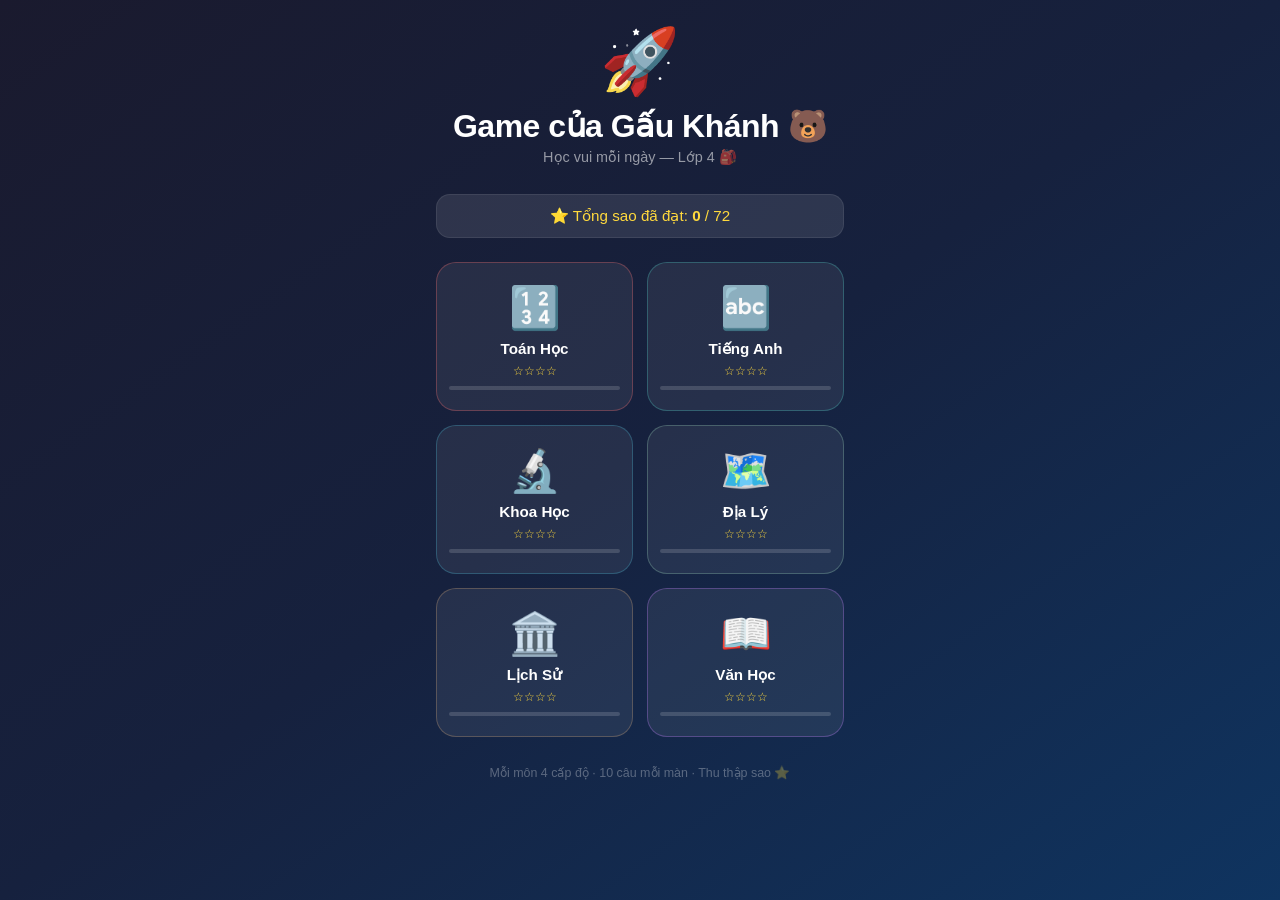
<file: MiniGame/index.html>
<!DOCTYPE html>
<html lang="vi">
<head>
  <meta charset="UTF-8">
  <meta name="viewport" content="width=device-width, initial-scale=1.0, maximum-scale=1.0, user-scalable=no">
  <title>🐻 Game cho học sinh Lớp 4 - Gấu Khánh</title>
  <style>
    *{box-sizing:border-box;margin:0;padding:0;-webkit-tap-highlight-color:transparent}
    body{
      font-family:'Segoe UI','Arial Rounded MT Bold',Arial,sans-serif;
      background:linear-gradient(145deg,#1a1a2e 0%,#16213e 50%,#0f3460 100%);
      min-height:100vh; display:flex; justify-content:center;
    }
    .wrap{ width:100%; max-width:440px; padding:24px 16px 40px; }

    /* HEADER */
    .hero { text-align:center; margin-bottom:28px; }
    .hero-logo { font-size:4em; display:block; margin-bottom:8px; animation:float 3s ease-in-out infinite; }
    .hero-title { font-size:2em; font-weight:900; color:#fff; letter-spacing:-0.5px; }
    .hero-sub   { color:rgba(255,255,255,.55); font-size:.9em; margin-top:4px; }
    @keyframes float{0%,100%{transform:translateY(0)}50%{transform:translateY(-10px)}}

    /* STARS TOTAL */
    .total-bar{
      background:rgba(255,255,255,.1); border-radius:14px;
      padding:12px 18px; color:#FFD93D; font-size:.95em;
      margin-bottom:24px; text-align:center; border:1px solid rgba(255,255,255,.08);
    }

    /* SUBJECT CARDS */
    .grid { display:grid; grid-template-columns:1fr 1fr; gap:14px; }
    .card {
      background:rgba(255,255,255,.07); border:1.5px solid rgba(255,255,255,.1);
      border-radius:20px; padding:20px 12px;
      text-align:center; cursor:pointer; text-decoration:none;
      transition:.18s; display:block;
    }
    .card:active{ transform:scale(.96); background:rgba(255,255,255,.13); }
    .card-ico  { font-size:2.6em; display:block; margin-bottom:8px; }
    .card-name { font-size:.95em; font-weight:700; color:#fff; display:block; }
    .card-stars{ font-size:.78em; color:#FFD93D; display:block; margin-top:5px; }
    .card-prog { height:4px; border-radius:4px; background:rgba(255,255,255,.15); margin-top:8px; overflow:hidden; }
    .card-fill { height:100%; border-radius:4px; }

    .c-math    { border-color:rgba(255,107,107,.3); }
    .c-english { border-color:rgba(78,205,196,.3); }
    .c-science { border-color:rgba(69,183,209,.3); }
    .c-geo     { border-color:rgba(150,206,180,.3); }
    .c-history { border-color:rgba(212,165,116,.3); }
    .c-lit     { border-color:rgba(199,125,255,.3); }

    .fill-math    { background:#FF6B6B; }
    .fill-english { background:#4ECDC4; }
    .fill-science { background:#45B7D1; }
    .fill-geo     { background:#96CEB4; }
    .fill-history { background:#D4A574; }
    .fill-lit     { background:#C77DFF; }

    /* FOOTER */
    .footer { text-align:center; color:rgba(255,255,255,.3); font-size:.78em; margin-top:28px; }
  </style>
</head>
<body>
<div class="wrap">
  <div class="hero">
    <span class="hero-logo">🚀</span>
    <h1 class="hero-title">Game của Gấu Khánh 🐻</h1>
    <p class="hero-sub">Học vui mỗi ngày — Lớp 4 🎒</p>
  </div>

  <div class="total-bar">⭐ Tổng sao đã đạt: <strong id="total">0</strong> / 72</div>

  <div class="grid">
    <a class="card c-math" href="toan.html">
      <span class="card-ico">🔢</span>
      <span class="card-name">Toán Học</span>
      <span class="card-stars" id="s-math">☆☆☆☆</span>
      <div class="card-prog"><div class="card-fill fill-math" id="p-math" style="width:0%"></div></div>
    </a>
    <a class="card c-english" href="tieng-anh.html">
      <span class="card-ico">🔤</span>
      <span class="card-name">Tiếng Anh</span>
      <span class="card-stars" id="s-english">☆☆☆☆</span>
      <div class="card-prog"><div class="card-fill fill-english" id="p-english" style="width:0%"></div></div>
    </a>
    <a class="card c-science" href="khoa-hoc.html">
      <span class="card-ico">🔬</span>
      <span class="card-name">Khoa Học</span>
      <span class="card-stars" id="s-science">☆☆☆☆</span>
      <div class="card-prog"><div class="card-fill fill-science" id="p-science" style="width:0%"></div></div>
    </a>
    <a class="card c-geo" href="dia-ly.html">
      <span class="card-ico">🗺️</span>
      <span class="card-name">Địa Lý</span>
      <span class="card-stars" id="s-geo">☆☆☆☆</span>
      <div class="card-prog"><div class="card-fill fill-geo" id="p-geo" style="width:0%"></div></div>
    </a>
    <a class="card c-history" href="lich-su.html">
      <span class="card-ico">🏛️</span>
      <span class="card-name">Lịch Sử</span>
      <span class="card-stars" id="s-history">☆☆☆☆</span>
      <div class="card-prog"><div class="card-fill fill-history" id="p-history" style="width:0%"></div></div>
    </a>
    <a class="card c-lit" href="van-hoc.html">
      <span class="card-ico">📖</span>
      <span class="card-name">Văn Học</span>
      <span class="card-stars" id="s-lit">☆☆☆☆</span>
      <div class="card-prog"><div class="card-fill fill-lit" id="p-lit" style="width:0%"></div></div>
    </a>
  </div>
  <p class="footer">Mỗi môn 4 cấp độ · 10 câu mỗi màn · Thu thập sao ⭐</p>
</div>

<script>
const SUBJECTS=[
  {id:'math',   el:'math',    name:'Toán',   levels:['easy','medium','hard','expert']},
  {id:'english',el:'english', name:'Anh',    levels:['easy','medium','hard','expert']},
  {id:'science',el:'science', name:'KH',     levels:['easy','medium','hard','expert']},
  {id:'geo',    el:'geo',     name:'ĐL',     levels:['easy','medium','hard','expert']},
  {id:'history',el:'history', name:'LS',     levels:['easy','medium','hard','expert']},
  {id:'lit',    el:'lit',     name:'VH',     levels:['easy','medium','hard','expert']},
];
function getStars(subj,lv){ return parseInt(localStorage.getItem('stars_'+subj+'_'+lv)||'0'); }

let total=0;
SUBJECTS.forEach(s=>{
  let sum=0;
  s.levels.forEach(lv=>{ sum+=getStars(s.id,lv); });
  total+=sum;
  const maxPerSubj=s.levels.length*3;
  const pct=(sum/maxPerSubj)*100;
  const starStr = s.levels.map(lv=>{ const n=getStars(s.id,lv); return n?'⭐'.repeat(n):'☆'; }).join('');
  const el=document.getElementById('s-'+s.el);
  const pel=document.getElementById('p-'+s.el);
  if(el) el.textContent=starStr;
  if(pel) pel.style.width=pct+'%';
});
document.getElementById('total').textContent=total;
</script>
</body>
</html>
</file>
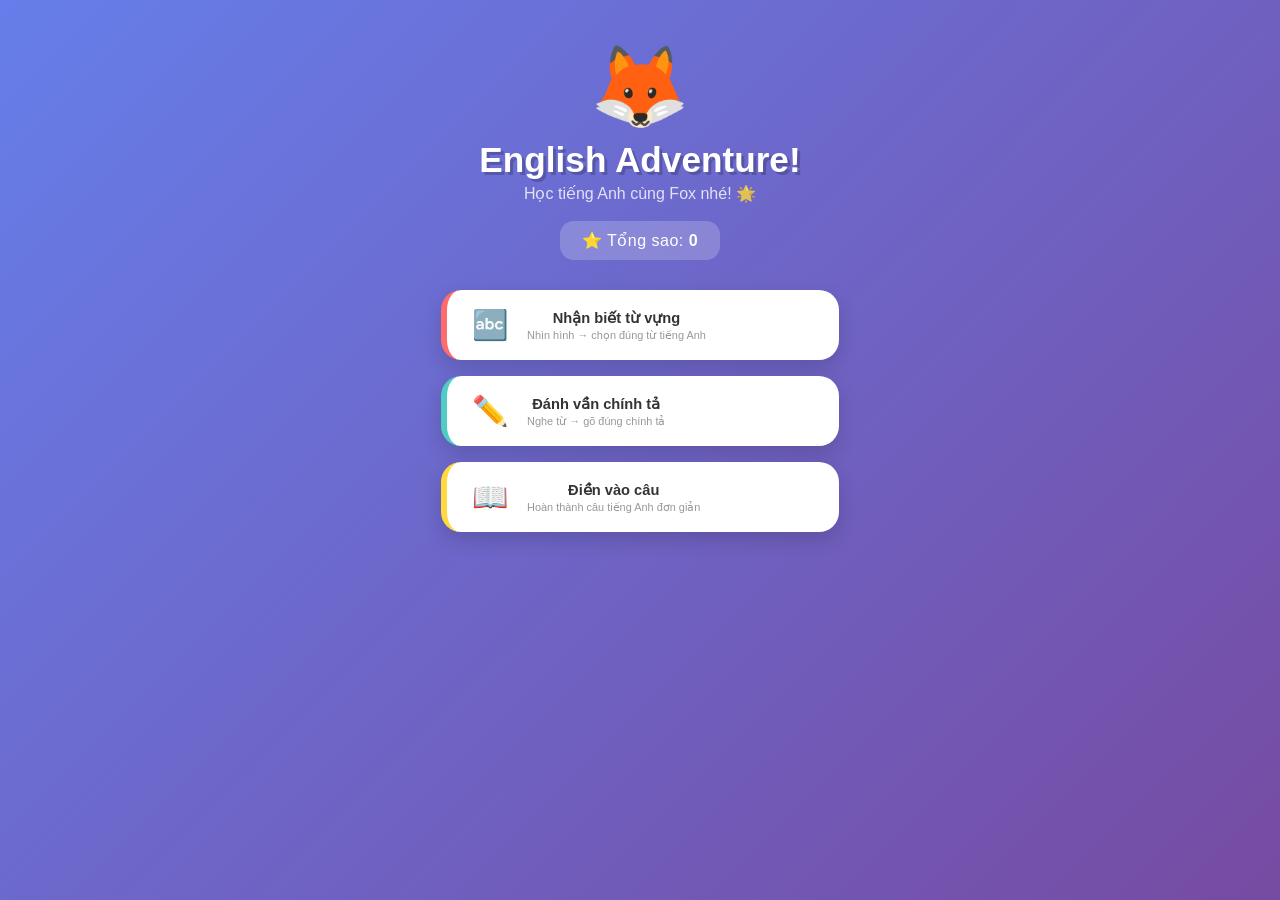
<file: english-adventure.html>
<!DOCTYPE html>
<html lang="en">
<head>
    <meta charset="UTF-8">
    <meta name="viewport" content="width=device-width, initial-scale=1.0, maximum-scale=1.0, user-scalable=no">
    <title>🌟 English Adventure</title>
    <style>
        * { box-sizing: border-box; margin: 0; padding: 0; -webkit-tap-highlight-color: transparent; }

        body {
            font-family: 'Comic Sans MS', 'Chalkboard SE', cursive, sans-serif;
            background: linear-gradient(135deg, #667eea 0%, #764ba2 100%);
            min-height: 100vh;
            display: flex;
            align-items: flex-start;
            justify-content: center;
            overflow-x: hidden;
        }

        .screen {
            display: none;
            width: 100%;
            max-width: 430px;
            min-height: 100vh;
            padding: 20px 16px 30px;
            flex-direction: column;
            align-items: center;
        }
        .screen.active { display: flex; }

        /* ── HOME ── */
        .mascot { font-size: 5em; margin: 20px 0 6px; animation: float 3s ease-in-out infinite; }
        @keyframes float { 0%,100%{transform:translateY(0)} 50%{transform:translateY(-12px)} }

        .home-title { font-size: 2.2em; color: #fff; text-align: center; text-shadow: 3px 3px 0 rgba(0,0,0,.2); margin-bottom: 4px; }
        .home-sub   { font-size: 1em; color: rgba(255,255,255,.8); margin-bottom: 18px; text-align: center; }

        .stars-bar {
            background: rgba(255,255,255,.2);
            border-radius: 14px;
            padding: 10px 22px;
            color: #fff;
            font-size: 1em;
            margin-bottom: 22px;
            letter-spacing: .5px;
        }

        .mode-card {
            background: #fff;
            border-radius: 20px;
            padding: 18px 20px;
            margin: 8px 0;
            width: 100%;
            cursor: pointer;
            display: flex;
            align-items: center;
            gap: 14px;
            box-shadow: 0 8px 20px rgba(0,0,0,.15);
            border: none;
            transition: transform .15s, box-shadow .15s;
        }
        .mode-card:active { transform: scale(.97); box-shadow: 0 4px 10px rgba(0,0,0,.15); }
        .mode-card.v { border-left: 6px solid #FF6B6B; }
        .mode-card.s { border-left: 6px solid #4ECDC4; }
        .mode-card.r { border-left: 6px solid #FFD93D; }

        .mode-icon { font-size: 2.2em; min-width: 46px; text-align: center; }
        .mode-info h3 { font-size: 1.1em; color: #333; }
        .mode-info p  { font-size: .82em; color: #999; margin-top: 3px; }

        /* ── GAME HEADER ── */
        .g-header { width:100%; display:flex; justify-content:space-between; align-items:center; margin-bottom:12px; }
        .back-btn {
            background: rgba(255,255,255,.22); border: none; border-radius: 12px;
            padding: 8px 14px; color: #fff; cursor: pointer; font-size: .9em; font-family: inherit;
        }
        .score-badge {
            background: rgba(255,255,255,.22); border-radius: 12px;
            padding: 8px 14px; color: #fff; font-size: .9em;
        }

        .prog-bar { width:100%; height:10px; background:rgba(255,255,255,.3); border-radius:10px; margin-bottom:18px; overflow:hidden; }
        .prog-fill { height:100%; background:#FFD93D; border-radius:10px; transition: width .4s ease; }

        /* ── QUESTION CARD ── */
        .q-card {
            background: #fff;
            border-radius: 24px;
            padding: 24px 18px;
            width: 100%;
            box-shadow: 0 10px 30px rgba(0,0,0,.2);
            margin-bottom: 18px;
            text-align: center;
        }
        .q-num { font-size: .8em; color: #bbb; margin-bottom: 6px; }
        .cat-badge {
            display: inline-block;
            background: #f0e6ff;
            color: #764ba2;
            padding: 3px 12px;
            border-radius: 20px;
            font-size: .78em;
            margin-bottom: 8px;
        }
        .emoji-big { font-size: 5em; cursor: pointer; display: block; margin: 6px auto; transition: transform .15s; }
        .emoji-big:active { transform: scale(1.12); }
        .q-text  { color: #666; font-size: .92em; margin-top: 8px; }
        .q-hint  { color: #bbb; font-size: .8em; margin-top: 6px; font-style: italic; }

        /* Speak button */
        .speak-btn {
            background: none;
            border: 2px solid #764ba2;
            border-radius: 50%;
            width: 42px; height: 42px;
            font-size: 1.2em;
            cursor: pointer;
            margin: 8px auto;
            display: flex; align-items: center; justify-content: center;
            transition: background .15s;
        }
        .speak-btn:active { background: #764ba2; }

        /* ── OPTIONS GRID ── */
        .opts { display: grid; grid-template-columns: 1fr 1fr; gap: 11px; width: 100%; }
        .opt-btn {
            background: #fff;
            border: 3px solid #e8e8e8;
            border-radius: 14px;
            padding: 16px 8px;
            font-size: 1.05em;
            font-family: inherit;
            cursor: pointer;
            text-align: center;
            transition: all .15s;
            color: #333;
        }
        .opt-btn:active  { transform: scale(.95); }
        .opt-btn.correct { background: #4CAF50; border-color: #4CAF50; color: #fff; }
        .opt-btn.wrong   { background: #FF5252; border-color: #FF5252; color: #fff; }

        /* ── SPELLING ── */
        .letter-boxes {
            display: flex; gap: 8px; justify-content: center;
            flex-wrap: wrap; margin: 10px 0 16px;
        }
        .l-box {
            width: 38px; height: 48px;
            border-bottom: 3px solid #764ba2;
            display: flex; align-items: center; justify-content: center;
            font-size: 1.4em; font-weight: bold; color: #333;
        }

        .keyboard {
            display: flex; flex-wrap: wrap; gap: 6px;
            justify-content: center; width: 100%;
        }
        .l-key {
            background: #fff;
            border: 2px solid #ddd;
            border-radius: 10px;
            width: 40px; height: 40px;
            font-size: 1em; font-family: inherit;
            cursor: pointer;
            display: flex; align-items: center; justify-content: center;
            transition: all .12s;
            color: #333;
        }
        .l-key:active { background: #764ba2; color: #fff; transform: scale(.88); }
        .del-key { background: #FF6B6B; color: #fff; border-color: #FF6B6B; width: 56px; }

        .check-btn {
            width: 100%; padding: 15px;
            background: linear-gradient(135deg,#667eea,#764ba2);
            color: #fff; border: none; border-radius: 14px;
            font-size: 1.1em; font-family: inherit;
            cursor: pointer; margin-top: 12px;
            box-shadow: 0 4px 14px rgba(102,126,234,.4);
        }
        .check-btn:active { transform: scale(.97); }

        /* ── READING ── */
        .sentence {
            font-size: 1.25em; color: #333;
            text-align: center; line-height: 2;
            margin: 6px 0;
        }
        .blank {
            display: inline-block;
            border-bottom: 3px solid #764ba2;
            min-width: 70px;
            text-align: center;
            color: #764ba2;
            font-weight: bold;
            padding: 0 4px;
        }

        /* ── FEEDBACK TOAST ── */
        .feedback {
            position: fixed;
            top: 50%; left: 50%;
            transform: translate(-50%,-50%) scale(0);
            background: rgba(30,30,40,.88);
            border-radius: 22px;
            padding: 28px 36px;
            text-align: center;
            color: #fff;
            z-index: 200;
            transition: transform .25s cubic-bezier(.34,1.56,.64,1);
            pointer-events: none;
        }
        .feedback.show { transform: translate(-50%,-50%) scale(1); }
        .fb-emoji  { font-size: 2.8em; display: block; margin-bottom: 8px; }
        .fb-main   { font-size: 1.3em; font-weight: bold; }
        .fb-sub    { font-size: .85em; color: rgba(255,255,255,.7); margin-top: 5px; }

        /* ── CONFETTI ── */
        .confetti-wrap { position:fixed; top:0; left:0; width:100%; height:100%; pointer-events:none; z-index:300; }
        .cf { position:absolute; width:9px; height:9px; border-radius:2px; animation: cfFall linear forwards; }
        @keyframes cfFall { 0%{transform:translateY(-20px) rotate(0deg);opacity:1} 100%{transform:translateY(85vh) rotate(720deg);opacity:0} }

        /* ── RESULTS ── */
        .results-card {
            background: #fff;
            border-radius: 24px;
            padding: 30px 24px;
            width: 100%;
            text-align: center;
            box-shadow: 0 10px 30px rgba(0,0,0,.2);
            margin-top: 20px;
        }
        .r-emoji  { font-size: 4em; display: block; margin-bottom: 14px; }
        .r-title  { font-size: 1.8em; color: #333; margin-bottom: 8px; }
        .r-score  { font-size: 3em; color: #764ba2; font-weight: bold; }
        .r-stars  { font-size: 2em; margin: 14px 0; }
        .r-msg    { color: #777; font-size: .95em; margin-bottom: 22px; }
        .r-again  {
            width: 100%; padding: 15px;
            background: linear-gradient(135deg,#667eea,#764ba2);
            color: #fff; border: none; border-radius: 14px;
            font-size: 1.1em; font-family: inherit;
            cursor: pointer; margin: 6px 0;
            box-shadow: 0 4px 14px rgba(102,126,234,.4);
        }
        .r-home {
            width: 100%; padding: 13px;
            background: #f2f2f2; color: #555;
            border: none; border-radius: 14px;
            font-size: 1em; font-family: inherit;
            cursor: pointer; margin: 6px 0;
        }
    </style>
</head>
<body>

<!-- Confetti container -->
<div class="confetti-wrap" id="cfWrap"></div>

<!-- Feedback toast -->
<div class="feedback" id="feedback">
    <span class="fb-emoji" id="fbEmoji">✅</span>
    <div class="fb-main" id="fbMain">Đúng rồi!</div>
    <div class="fb-sub"  id="fbSub"></div>
</div>

<!-- ══════════ HOME ══════════ -->
<div id="screen-home" class="screen active">
    <span class="mascot">🦊</span>
    <h1 class="home-title">English Adventure!</h1>
    <p class="home-sub">Học tiếng Anh cùng Fox nhé! 🌟</p>

    <div class="stars-bar">⭐ Tổng sao: <strong id="starCount">0</strong></div>

    <button class="mode-card v" onclick="startGame('vocab')">
        <span class="mode-icon">🔤</span>
        <div class="mode-info">
            <h3>Nhận biết từ vựng</h3>
            <p>Nhìn hình → chọn đúng từ tiếng Anh</p>
        </div>
    </button>

    <button class="mode-card s" onclick="startGame('spelling')">
        <span class="mode-icon">✏️</span>
        <div class="mode-info">
            <h3>Đánh vần chính tả</h3>
            <p>Nghe từ → gõ đúng chính tả</p>
        </div>
    </button>

    <button class="mode-card r" onclick="startGame('reading')">
        <span class="mode-icon">📖</span>
        <div class="mode-info">
            <h3>Điền vào câu</h3>
            <p>Hoàn thành câu tiếng Anh đơn giản</p>
        </div>
    </button>
</div>

<!-- ══════════ GAME ══════════ -->
<div id="screen-game" class="screen">
    <div class="g-header">
        <button class="back-btn" onclick="goHome()">← Home</button>
        <div class="score-badge">⭐ <span id="curScore">0</span></div>
    </div>
    <div class="prog-bar"><div class="prog-fill" id="progFill"></div></div>
    <div class="q-card" id="qCard"></div>
    <div id="ansArea"></div>
</div>

<!-- ══════════ RESULTS ══════════ -->
<div id="screen-results" class="screen">
    <div class="results-card">
        <span class="r-emoji" id="rEmoji">🎉</span>
        <h2 class="r-title" id="rTitle">Tuyệt vời!</h2>
        <div class="r-score" id="rScore">8/10</div>
        <div class="r-stars" id="rStars">⭐⭐⭐</div>
        <p class="r-msg" id="rMsg"></p>
        <button class="r-again" onclick="playAgain()">🔄 Chơi lại</button>
        <button class="r-home"  onclick="goHome()">🏠 Trang chủ</button>
    </div>
</div>

<script>
// ═══════════════════════════════════
//  DATA
// ═══════════════════════════════════
const VOCAB = [
    { word:'cat',      emoji:'🐱', cat:'Animals',   hint:'A small pet that says meow' },
    { word:'dog',      emoji:'🐶', cat:'Animals',   hint:'A loyal pet that barks' },
    { word:'bird',     emoji:'🐦', cat:'Animals',   hint:'It can fly in the sky' },
    { word:'fish',     emoji:'🐟', cat:'Animals',   hint:'It lives in water' },
    { word:'rabbit',   emoji:'🐰', cat:'Animals',   hint:'Fluffy with long ears' },
    { word:'elephant', emoji:'🐘', cat:'Animals',   hint:'Very big with a long trunk' },
    { word:'lion',     emoji:'🦁', cat:'Animals',   hint:'King of the jungle' },
    { word:'monkey',   emoji:'🐵', cat:'Animals',   hint:'Loves bananas, swings on trees' },
    { word:'tiger',    emoji:'🐯', cat:'Animals',   hint:'Orange with black stripes' },
    { word:'horse',    emoji:'🐴', cat:'Animals',   hint:'You can ride on it' },
    { word:'apple',    emoji:'🍎', cat:'Food',      hint:'A red or green fruit' },
    { word:'banana',   emoji:'🍌', cat:'Food',      hint:'Yellow and curved' },
    { word:'pizza',    emoji:'🍕', cat:'Food',      hint:'Round with cheese and toppings' },
    { word:'cake',     emoji:'🎂', cat:'Food',      hint:'Sweet treat for birthdays!' },
    { word:'milk',     emoji:'🥛', cat:'Food',      hint:'White drink from cows' },
    { word:'egg',      emoji:'🥚', cat:'Food',      hint:'Comes from a chicken' },
    { word:'bread',    emoji:'🍞', cat:'Food',      hint:'Used to make sandwiches' },
    { word:'cookie',   emoji:'🍪', cat:'Food',      hint:'A sweet round biscuit' },
    { word:'sun',      emoji:'☀️', cat:'Nature',    hint:'It shines during the day' },
    { word:'moon',     emoji:'🌙', cat:'Nature',    hint:'Glows in the night sky' },
    { word:'star',     emoji:'⭐', cat:'Nature',    hint:'Twinkles in the night' },
    { word:'flower',   emoji:'🌸', cat:'Nature',    hint:'Pretty and smells nice' },
    { word:'tree',     emoji:'🌲', cat:'Nature',    hint:'Tall plant with branches' },
    { word:'rain',     emoji:'🌧️', cat:'Nature',    hint:'Water falling from clouds' },
    { word:'snow',     emoji:'❄️', cat:'Nature',    hint:'Cold white flakes from sky' },
    { word:'book',     emoji:'📚', cat:'School',    hint:'You read this to learn' },
    { word:'pencil',   emoji:'✏️', cat:'School',    hint:'You write with this' },
    { word:'ball',     emoji:'⚽', cat:'Sports',    hint:'Kick or throw to play' },
    { word:'car',      emoji:'🚗', cat:'Transport', hint:'A vehicle with 4 wheels' },
    { word:'plane',    emoji:'✈️', cat:'Transport', hint:'Flies high in the sky' },
    { word:'house',    emoji:'🏠', cat:'Places',    hint:'Where you live and sleep' },
    { word:'clock',    emoji:'⏰', cat:'Objects',   hint:'Shows you the time' },
    { word:'key',      emoji:'🔑', cat:'Objects',   hint:'Opens a lock' },
    { word:'hat',      emoji:'🎩', cat:'Clothes',   hint:'You wear this on your head' },
    { word:'robot',    emoji:'🤖', cat:'Fun',       hint:'A cool machine that thinks' },
];

const SENTENCES = [
    { s:'The ___ is red.',              ans:'apple',    emoji:'🍎', opts:['apple','dog','tree','car'] },
    { s:'I have a pet ___.',            ans:'cat',      emoji:'🐱', opts:['cat','book','sun','rain'] },
    { s:'The ___ is very big.',         ans:'elephant', emoji:'🐘', opts:['elephant','cookie','star','key'] },
    { s:'She reads a ___ every day.',   ans:'book',     emoji:'📚', opts:['book','fish','moon','hat'] },
    { s:'The ___ shines at night.',     ans:'moon',     emoji:'🌙', opts:['moon','dog','cake','ball'] },
    { s:'He drinks cold ___.',          ans:'milk',     emoji:'🥛', opts:['milk','pencil','tiger','house'] },
    { s:'The ___ can fly very high.',   ans:'plane',    emoji:'✈️', opts:['plane','egg','flower','clock'] },
    { s:'We play with a ___.',          ans:'ball',     emoji:'⚽', opts:['ball','banana','lion','key'] },
    { s:'The ___ is yellow.',           ans:'banana',   emoji:'🍌', opts:['banana','rabbit','snow','book'] },
    { s:'I live in a ___.',             ans:'house',    emoji:'🏠', opts:['house','bird','apple','pencil'] },
    { s:'The ___ says woof!',           ans:'dog',      emoji:'🐶', opts:['dog','star','milk','plane'] },
    { s:'She sees a pretty ___.',       ans:'flower',   emoji:'🌸', opts:['flower','car','egg','clock'] },
    { s:'The ___ is very tall.',        ans:'tree',     emoji:'🌲', opts:['tree','cookie','moon','hat'] },
    { s:'I eat ___ for breakfast.',     ans:'bread',    emoji:'🍞', opts:['bread','fish','key','lion'] },
    { s:'The ___ has black stripes.',   ans:'tiger',    emoji:'🐯', opts:['tiger','sun','cake','robot'] },
];

const QS = 10; // questions per game

// ═══════════════════════════════════
//  STATE
// ═══════════════════════════════════
let mode='', questions=[], qi=0, score=0, answered=false, spelling='';
let totalStars = parseInt(localStorage.getItem('engStars')||'0');

function syncStars() {
    document.getElementById('starCount').textContent = totalStars;
}
syncStars();

// ═══════════════════════════════════
//  NAVIGATION
// ═══════════════════════════════════
function showScreen(id) {
    document.querySelectorAll('.screen').forEach(s => s.classList.remove('active'));
    document.getElementById('screen-' + id).classList.add('active');
    window.scrollTo(0,0);
}

function goHome() { showScreen('home'); syncStars(); }

function startGame(m) {
    mode=m; qi=0; score=0; answered=false; spelling='';
    questions = m==='reading'
        ? shuffle([...SENTENCES]).slice(0,QS)
        : shuffle([...VOCAB]).slice(0,QS);
    showScreen('game');
    renderQ();
}

function playAgain() { startGame(mode); }

// ═══════════════════════════════════
//  UTILS
// ═══════════════════════════════════
function shuffle(a) {
    for(let i=a.length-1;i>0;i--){
        const j=Math.floor(Math.random()*(i+1));
        [a[i],a[j]]=[a[j],a[i]];
    }
    return a;
}

function wrongOpts(correct, n) {
    return shuffle(VOCAB.filter(v=>v.word!==correct).map(v=>v.word)).slice(0,n);
}

function speak(text) {
    if(!('speechSynthesis' in window)) return;
    speechSynthesis.cancel();
    const u = new SpeechSynthesisUtterance(text);
    u.lang='en-US'; u.rate=0.78; u.pitch=1.1;
    speechSynthesis.speak(u);
}

function updateProgress() {
    document.getElementById('progFill').style.width = (qi/QS*100)+'%';
    document.getElementById('curScore').textContent = score;
}

// ═══════════════════════════════════
//  RENDER
// ═══════════════════════════════════
function renderQ() {
    if(qi >= QS){ showResults(); return; }
    answered=false; spelling='';
    updateProgress();
    const q = questions[qi];
    if(mode==='vocab')    renderVocab(q);
    else if(mode==='spelling') renderSpelling(q);
    else                  renderReading(q);
}

// ── VOCAB ──
function renderVocab(q) {
    document.getElementById('qCard').innerHTML = `
        <div class="q-num">Câu ${qi+1} / ${QS}</div>
        <span class="cat-badge">${q.cat}</span>
        <span class="emoji-big" onclick="speak('${q.word}')">${q.emoji}</span>
        <p class="q-text">Từ này là gì? (tap 🔊 để nghe)</p>
        <p class="q-hint">${q.hint}</p>
    `;
    const opts = shuffle([q.word, ...wrongOpts(q.word,3)]);
    document.getElementById('ansArea').innerHTML = `
        <div class="opts">
            ${opts.map(o=>`<button class="opt-btn" onclick="checkVocab('${o}','${q.word}',this)">${o}</button>`).join('')}
        </div>`;
}

function checkVocab(sel, correct, btn) {
    if(answered) return;
    answered=true;
    document.querySelectorAll('.opt-btn').forEach(b=>{
        const t=b.textContent.trim();
        if(t===correct) b.classList.add('correct');
        else if(t===sel) b.classList.add('wrong');
    });
    if(sel===correct){ score++; speak(correct); feedback(true, correct); }
    else { speak(correct); feedback(false,`Đáp án đúng: "${correct}"`); }
    setTimeout(()=>{ qi++; renderQ(); }, 1800);
}

// ── SPELLING ──
function renderSpelling(q) {
    document.getElementById('qCard').innerHTML = `
        <div class="q-num">Câu ${qi+1} / ${QS}</div>
        <span class="cat-badge">${q.cat}</span>
        <span class="emoji-big">${q.emoji}</span>
        <button class="speak-btn" onclick="speak('${q.word}')">🔊</button>
        <p class="q-text">Gõ từ tiếng Anh đúng nhé!</p>
        <div class="letter-boxes" id="lBoxes">
            ${Array(q.word.length).fill('<div class="l-box"></div>').join('')}
        </div>
    `;

    // Build shuffled keyboard: correct letters + random extras
    const correct = [...new Set(q.word.split(''))];
    const extras = shuffle('abcdefghijklmnopqrstuvwxyz'.split('').filter(l=>!correct.includes(l))).slice(0,6);
    const keys = shuffle([...correct, ...extras]);

    document.getElementById('ansArea').innerHTML = `
        <div class="keyboard" id="kbd">
            ${keys.map(l=>`<button class="l-key" onclick="addLetter('${l}','${q.word}')">${l.toUpperCase()}</button>`).join('')}
            <button class="l-key del-key" onclick="delLetter('${q.word}')">⌫</button>
        </div>
        <button class="check-btn" onclick="checkSpelling('${q.word}')">✅ Kiểm tra</button>
    `;
    setTimeout(()=>speak(q.word), 400);
}

function addLetter(l, word) {
    if(answered || spelling.length >= word.length) return;
    spelling += l;
    updateBoxes(word.length);
}

function delLetter(word) {
    if(answered) return;
    spelling = spelling.slice(0,-1);
    updateBoxes(word.length);
}

function updateBoxes(len) {
    const boxes = document.querySelectorAll('.l-box');
    boxes.forEach((b,i)=>{ b.textContent = spelling[i] ? spelling[i].toUpperCase() : ''; });
}

function checkSpelling(correct) {
    if(answered || spelling.length===0) return;
    answered=true;
    const ok = spelling.toLowerCase()===correct.toLowerCase();
    const boxes = document.querySelectorAll('.l-box');
    correct.split('').forEach((l,i)=>{
        boxes[i].textContent = l.toUpperCase();
        boxes[i].style.color = ok?'#4CAF50':'#FF5252';
        boxes[i].style.borderColor = ok?'#4CAF50':'#FF5252';
    });
    if(ok){ score++; speak(correct); feedback(true, correct); }
    else  { speak(correct); feedback(false,`Đáp án đúng: "${correct}"`); }
    setTimeout(()=>{ qi++; renderQ(); }, 2000);
}

// ── READING ──
function renderReading(q) {
    const html = q.s.replace('___', `<span class="blank" id="blank">___</span>`);
    document.getElementById('qCard').innerHTML = `
        <div class="q-num">Câu ${qi+1} / ${QS}</div>
        <span class="emoji-big">${q.emoji}</span>
        <p class="sentence">${html}</p>
        <p class="q-text">Chọn từ còn thiếu 👇</p>
    `;
    const opts = shuffle([...q.opts]);
    document.getElementById('ansArea').innerHTML = `
        <div class="opts">
            ${opts.map(o=>`<button class="opt-btn" onclick="checkReading('${o}','${q.ans}',this)">${o}</button>`).join('')}
        </div>`;
}

function checkReading(sel, correct, btn) {
    if(answered) return;
    answered=true;
    const blank = document.getElementById('blank');
    if(blank){ blank.textContent=correct; blank.style.color=sel===correct?'#4CAF50':'#FF5252'; }
    document.querySelectorAll('.opt-btn').forEach(b=>{
        const t=b.textContent.trim();
        if(t===correct) b.classList.add('correct');
        else if(t===sel) b.classList.add('wrong');
    });
    if(sel===correct){ score++; speak(correct); feedback(true, correct); }
    else { speak(correct); feedback(false,`Đáp án đúng: "${correct}"`); }
    setTimeout(()=>{ qi++; renderQ(); }, 1800);
}

// ═══════════════════════════════════
//  FEEDBACK
// ═══════════════════════════════════
const GOOD = ['Xuất sắc! 🌟','Tuyệt vời! 🎉','Đúng rồi! 🥳','Giỏi lắm! 💪','Chính xác! 🎯','Chuẩn luôn! 🔥'];
const BAD  = ['Chưa đúng rồi 😅','Cố gắng lên! 💪','Thử lại nào! 🌈'];

function feedback(ok, sub) {
    document.getElementById('fbEmoji').textContent = ok ? '✅' : '❌';
    document.getElementById('fbMain').textContent  = ok
        ? GOOD[Math.floor(Math.random()*GOOD.length)]
        : BAD [Math.floor(Math.random()*BAD.length)];
    document.getElementById('fbSub').textContent = sub||'';
    const el = document.getElementById('feedback');
    el.classList.add('show');
    setTimeout(()=>el.classList.remove('show'), 1400);
    if(ok) confetti();
}

// ═══════════════════════════════════
//  CONFETTI
// ═══════════════════════════════════
function confetti() {
    const wrap = document.getElementById('cfWrap');
    const cols = ['#FFD93D','#FF6B6B','#4ECDC4','#A8E6CF','#C3B1E1','#FF8B94'];
    for(let i=0;i<18;i++){
        setTimeout(()=>{
            const d = document.createElement('div');
            d.className='cf';
            d.style.left = Math.random()*100+'vw';
            d.style.background = cols[Math.floor(Math.random()*cols.length)];
            d.style.animationDuration = (.5+Math.random()*.9)+'s';
            wrap.appendChild(d);
            setTimeout(()=>d.remove(), 1200);
        }, i*45);
    }
}

// ═══════════════════════════════════
//  RESULTS
// ═══════════════════════════════════
function showResults() {
    updateProgress();
    const pct = score/QS;
    let stars = pct>=.9 ? 3 : pct>=.6 ? 2 : 1;
    totalStars += stars;
    localStorage.setItem('engStars', totalStars);

    let emoji,title,msg;
    if(pct>=.9){   emoji='🏆'; title='Xuất sắc!';    msg=`Bé học giỏi lắm! +${stars}⭐`; confetti(); setTimeout(confetti,600); }
    else if(pct>=.6){ emoji='🌟'; title='Tốt lắm!';  msg=`Cố gắng thêm nhé! +${stars}⭐`; }
    else {          emoji='💪'; title='Cố lên nào!'; msg=`Ôn thêm chút nhé! +${stars}⭐`; }

    document.getElementById('rEmoji').textContent = emoji;
    document.getElementById('rTitle').textContent = title;
    document.getElementById('rScore').textContent = `${score}/${QS}`;
    document.getElementById('rStars').textContent = '⭐'.repeat(stars)+'☆'.repeat(3-stars);
    document.getElementById('rMsg').textContent   = msg;
    showScreen('results');
}
</script>
</body>
</html>
</file>
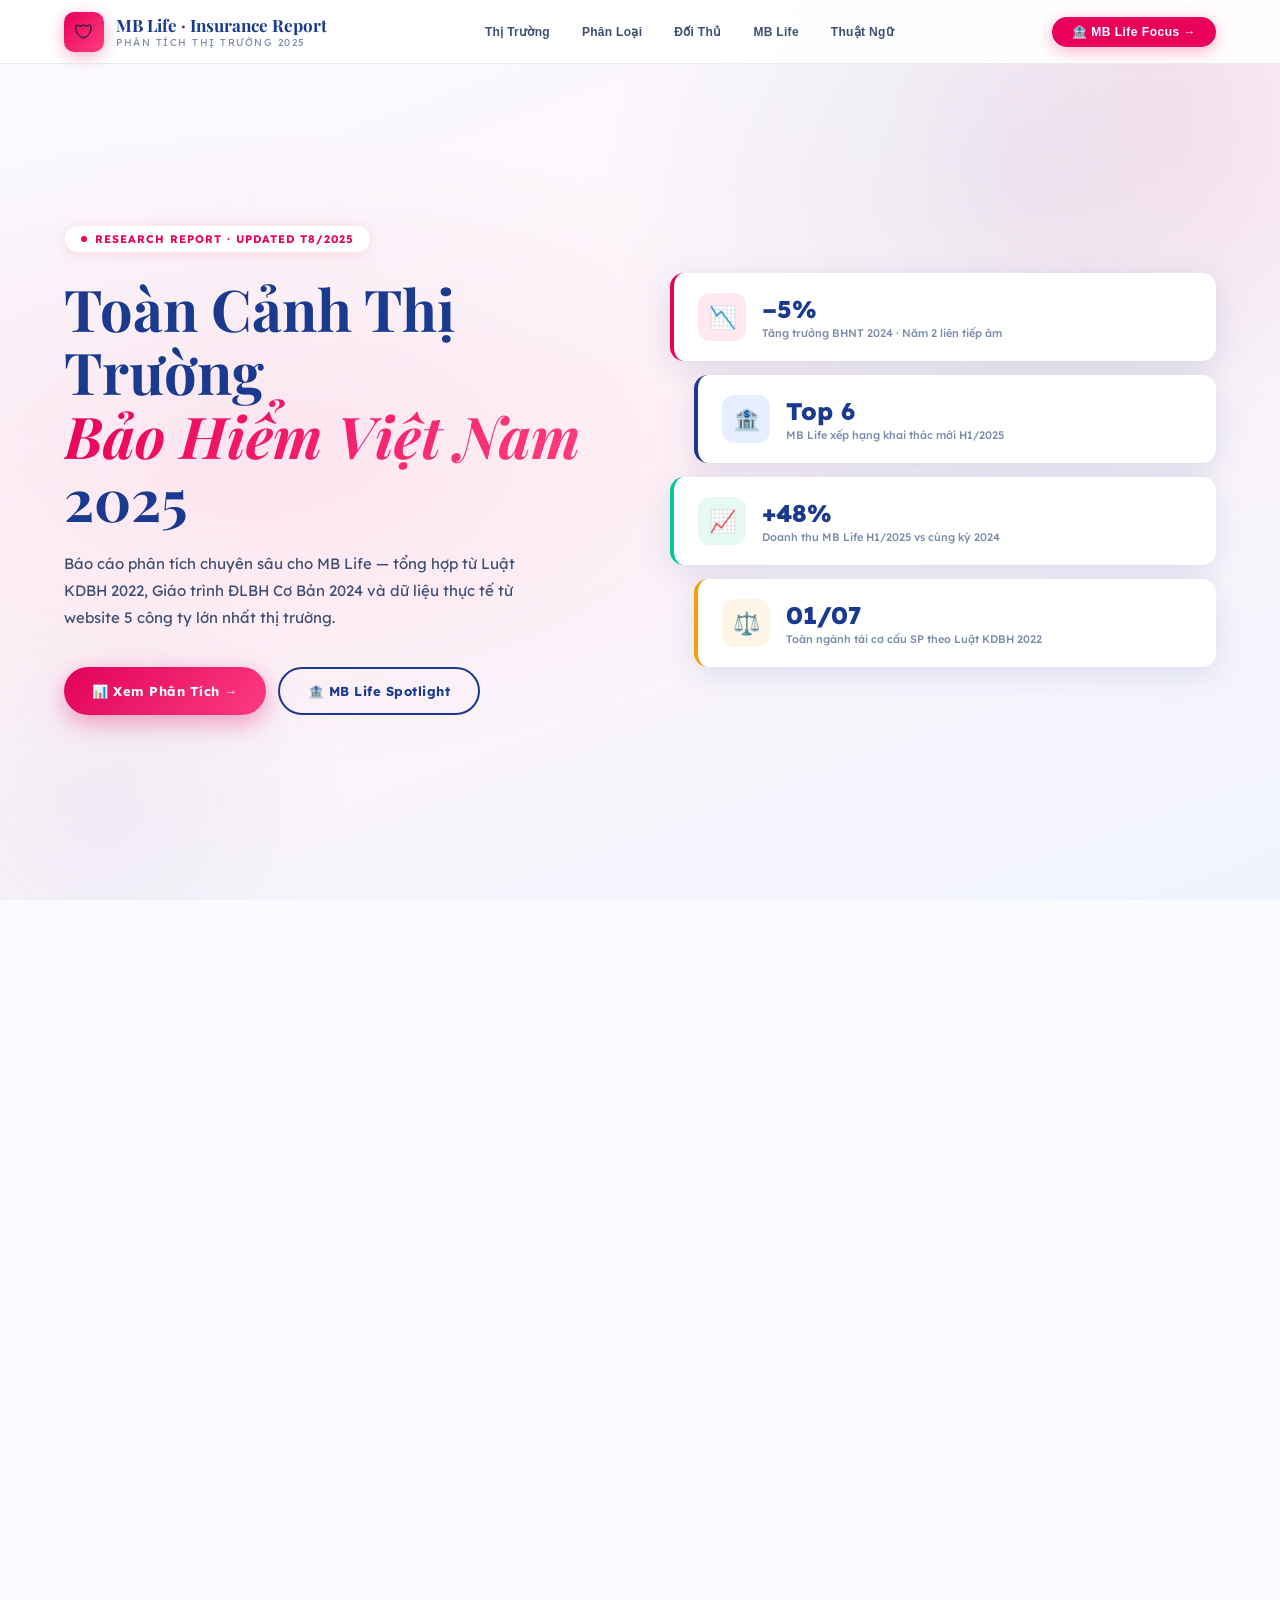
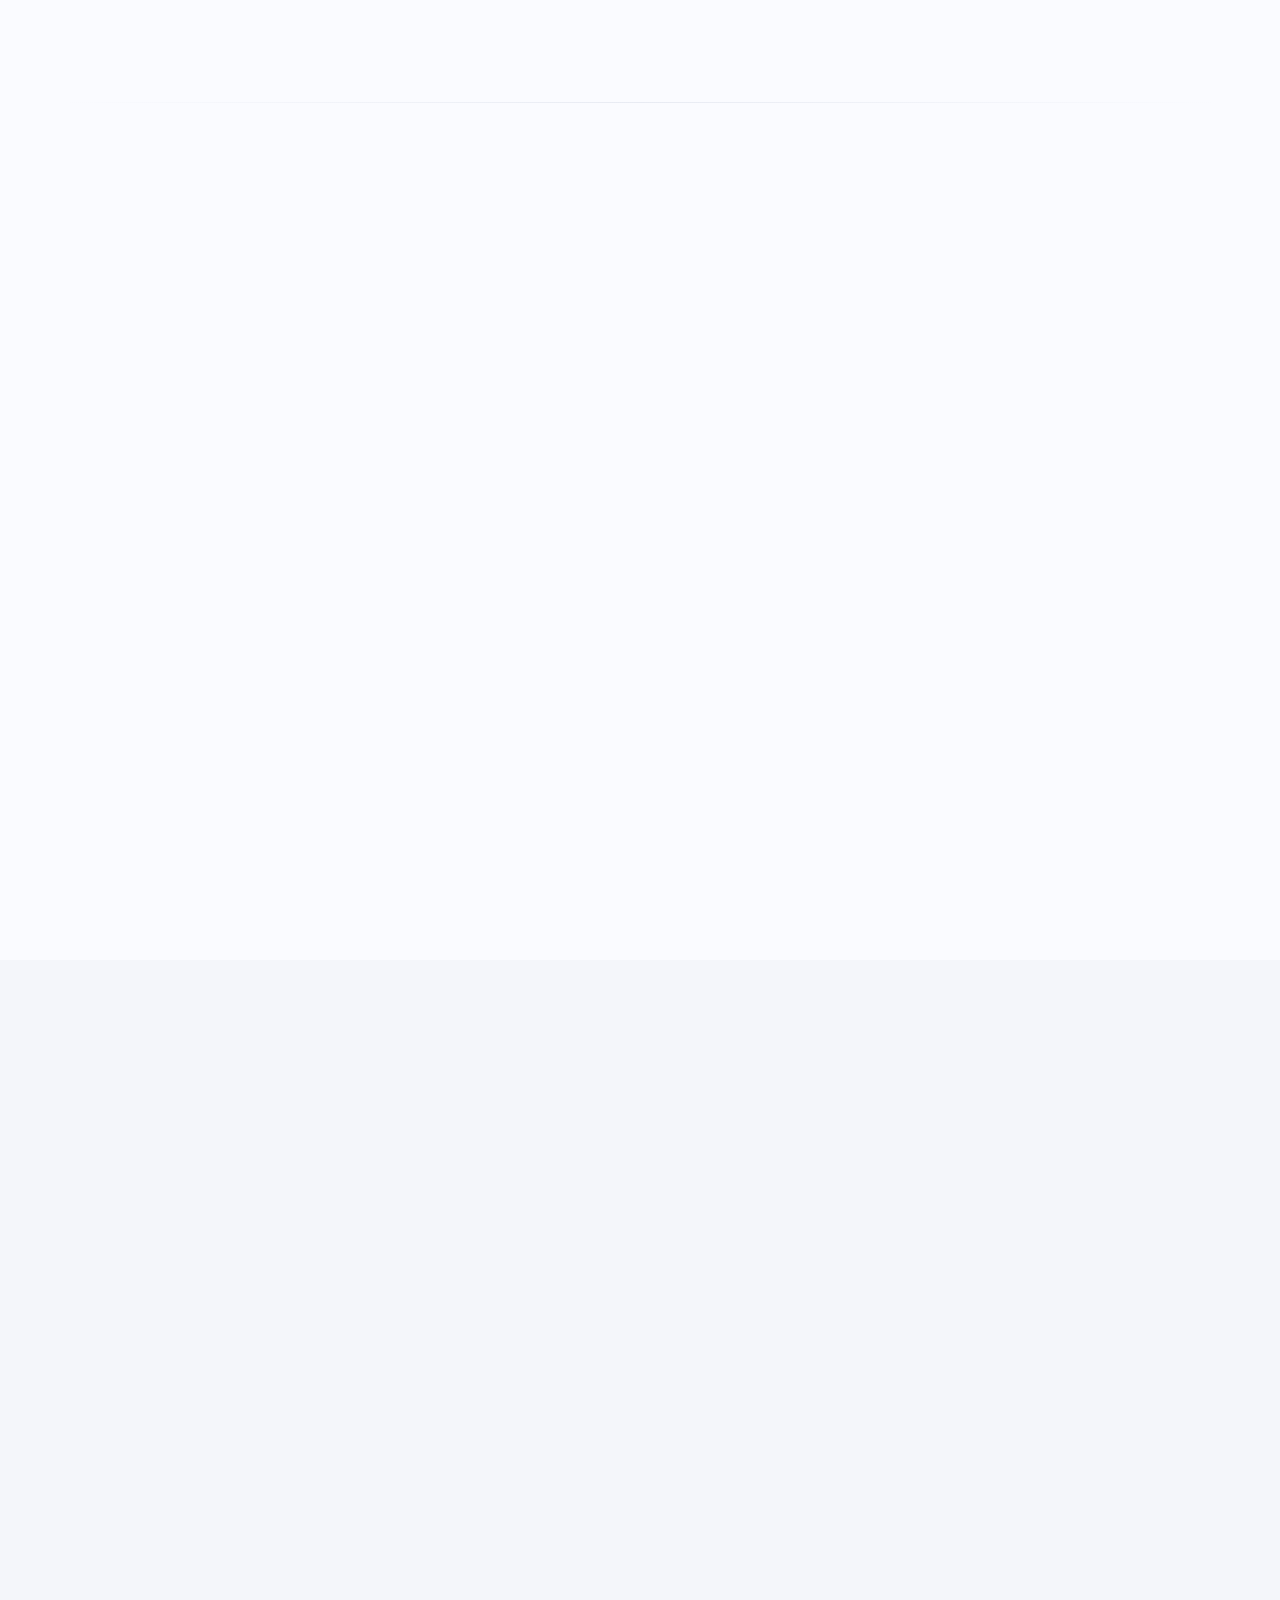
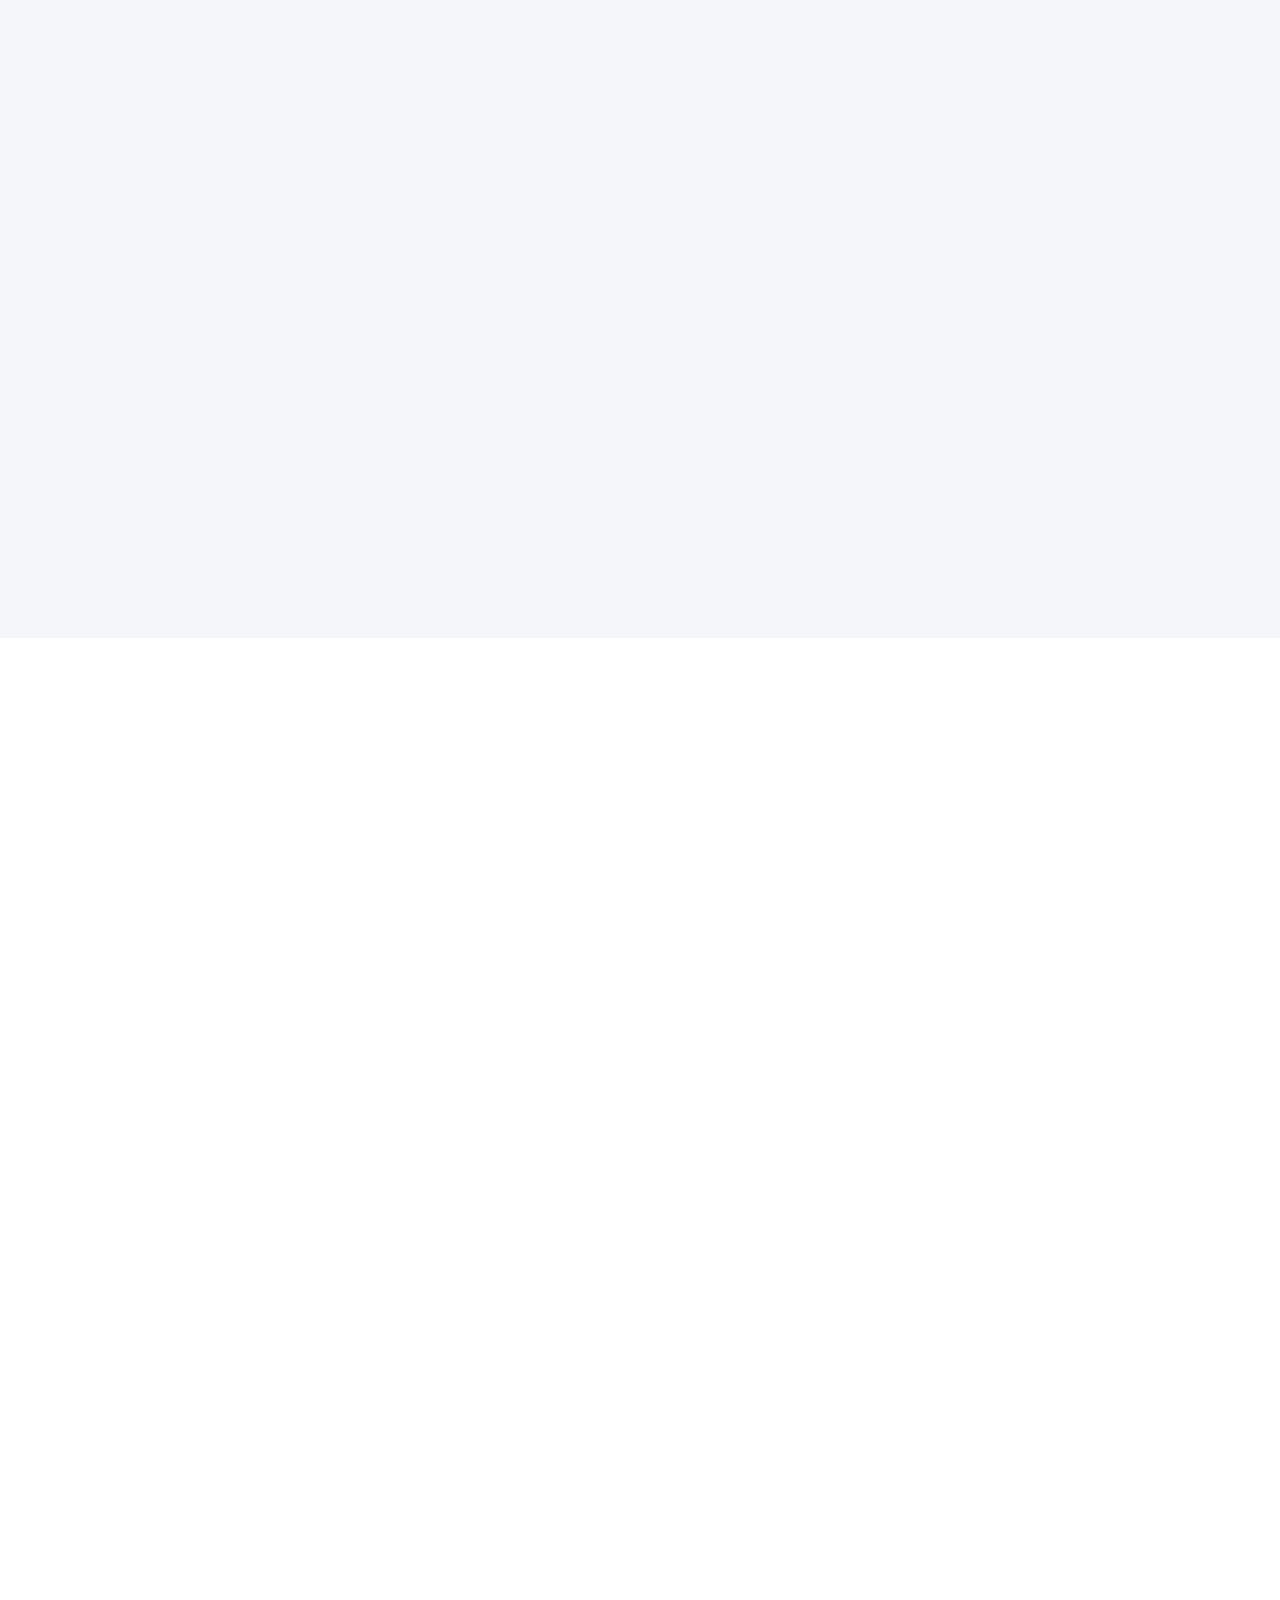
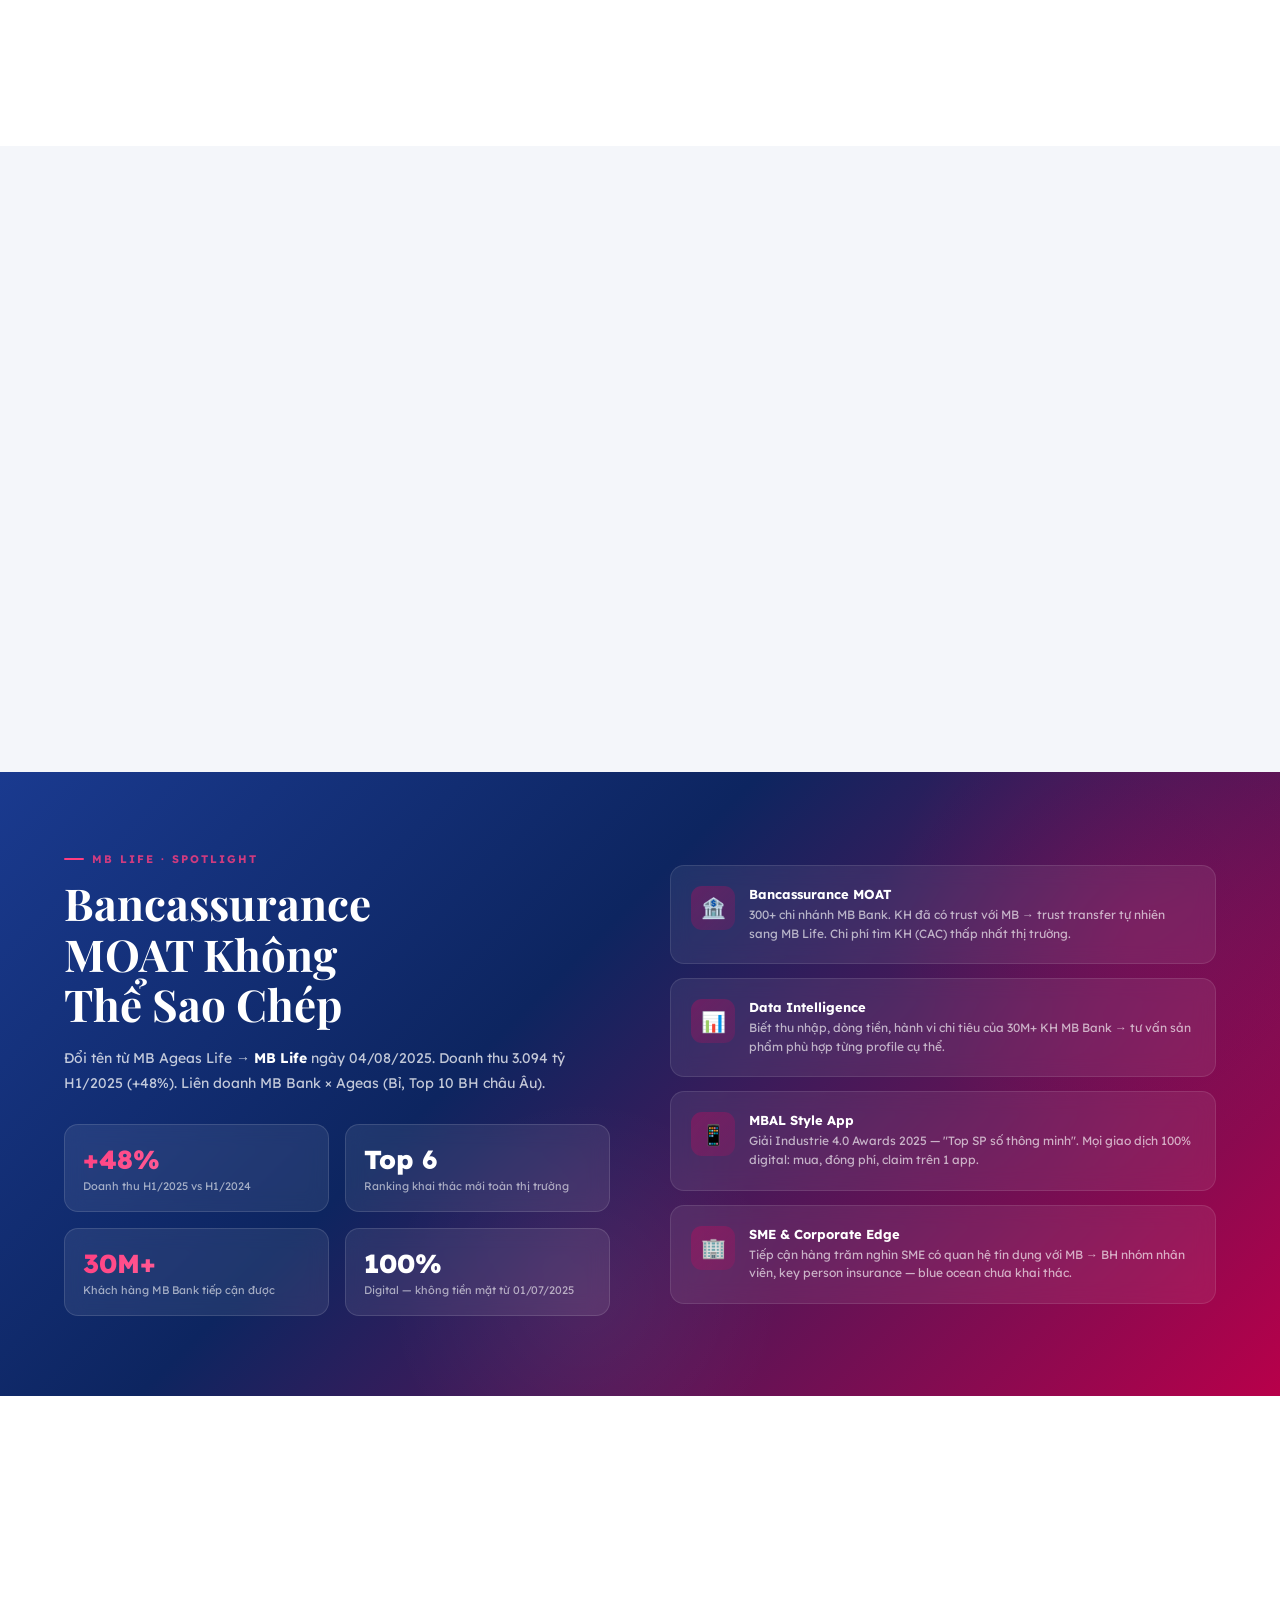
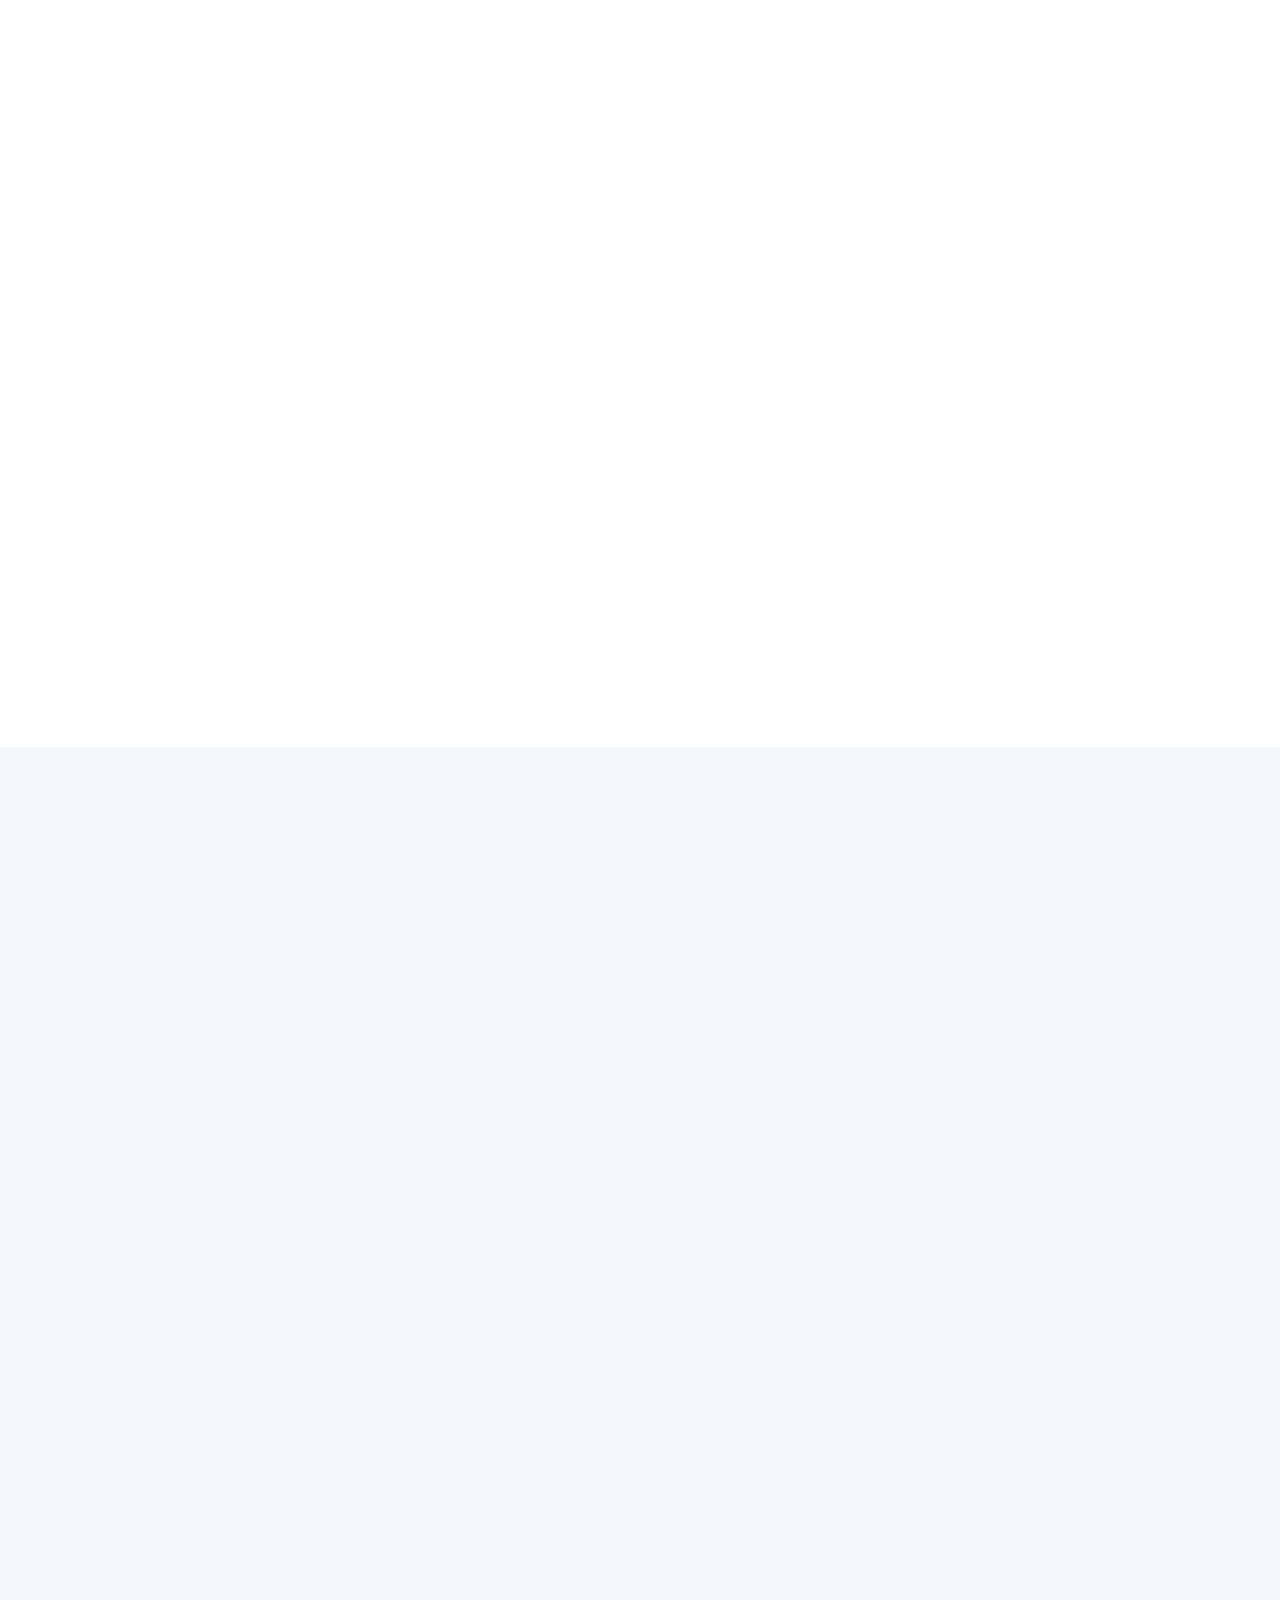
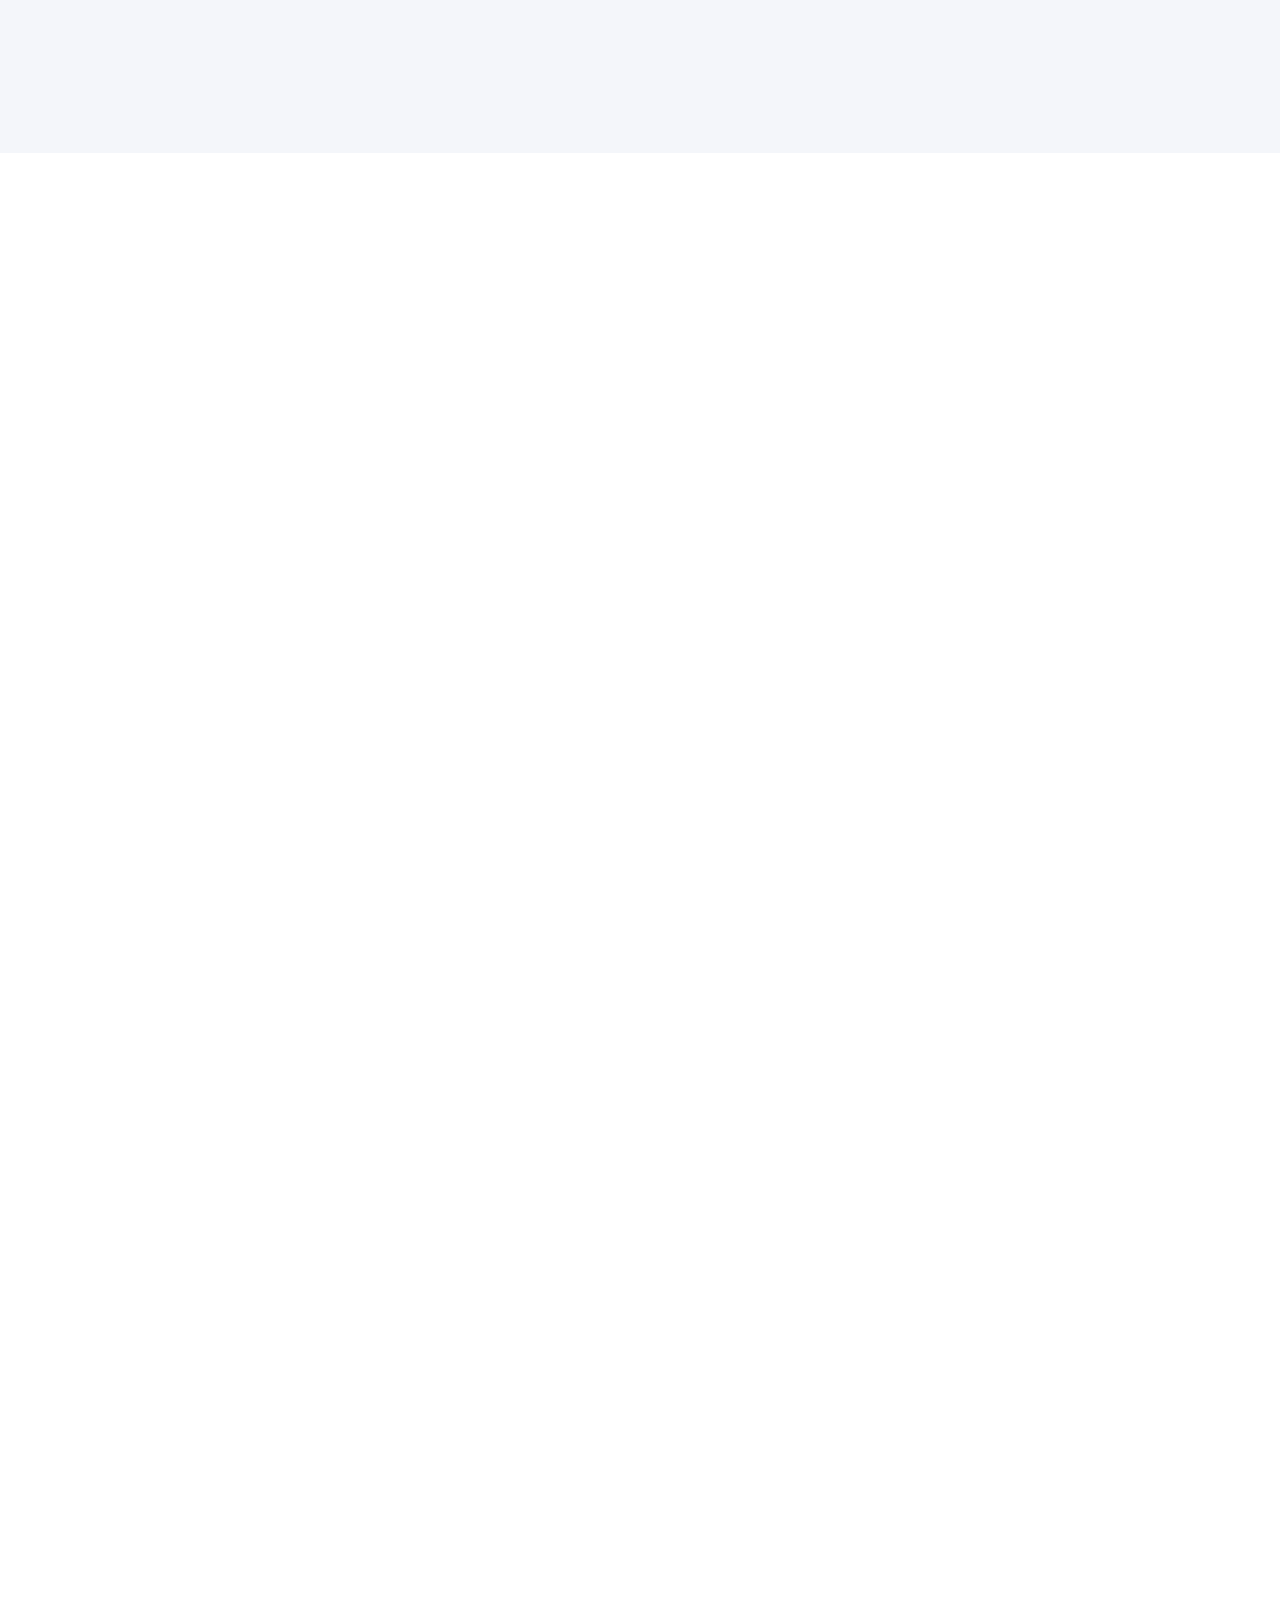
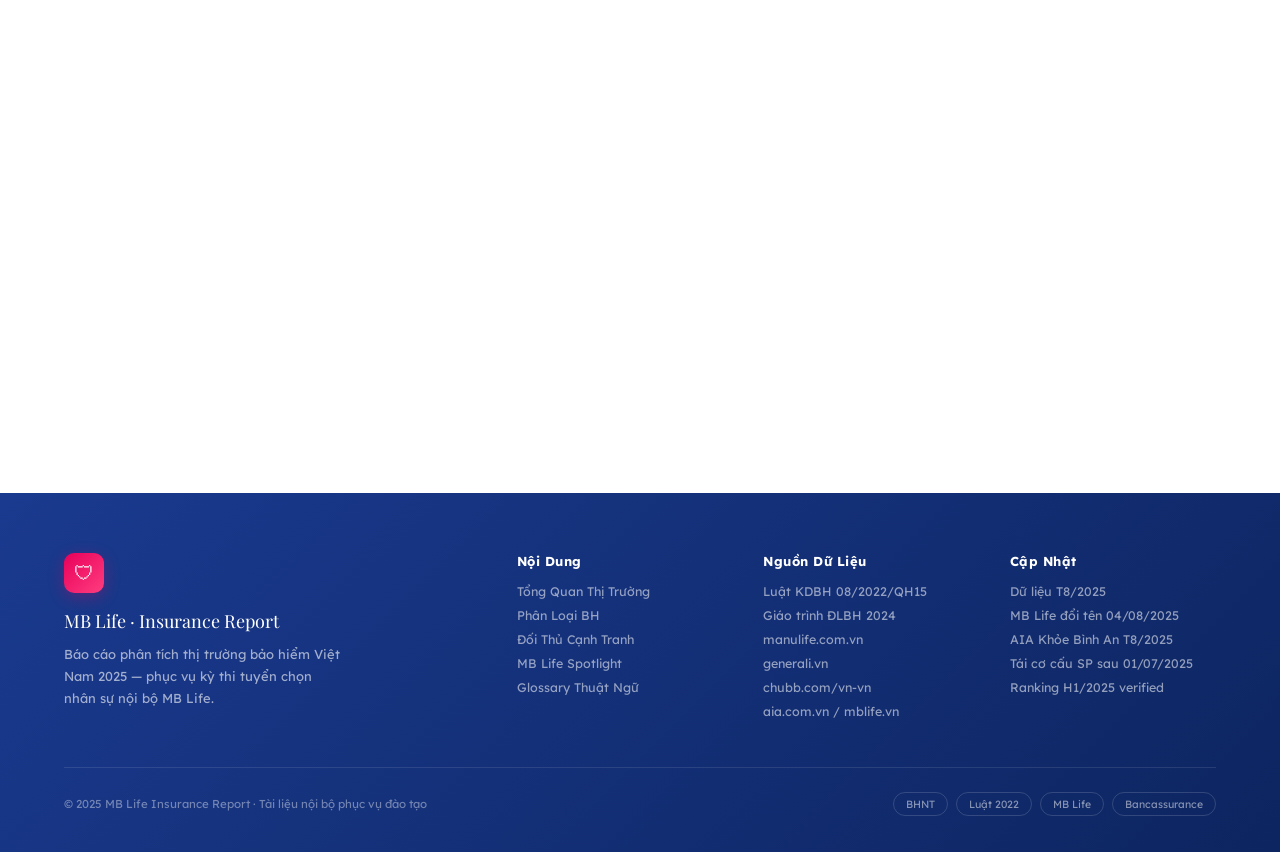
<file: MBLife_Insurance_Report_2025.html>
<!DOCTYPE html>
<html lang="vi">
<head>
<meta charset="UTF-8">
<meta name="viewport" content="width=device-width,initial-scale=1.0">
<title>MB Life · Báo Cáo Phân Tích Thị Trường Bảo Hiểm 2025</title>
<link href="https://fonts.googleapis.com/css2?family=Playfair+Display:ital,wght@0,700;0,800;1,600&family=Lexend:wght@300;400;500;600;700&display=swap" rel="stylesheet">
<style>
/* ─── TOKENS ─── */
:root{
  --pink:       #E8005A;
  --pink-deep:  #B8004A;
  --pink-soft:  #FF3D7F;
  --pink-pale:  #FFE8F0;
  --pink-ghost: #FFF2F7;
  --blue:       #1A3A8F;
  --blue-med:   #2255CC;
  --blue-light: #4A7FE8;
  --blue-pale:  #E6EEFF;
  --blue-ghost: #F0F4FF;
  --white:      #FFFFFF;
  --off-white:  #FAFBFF;
  --gray-1:     #F4F6FA;
  --gray-2:     #E8EBF3;
  --gray-3:     #9AA8C4;
  --text:       #0D1B3E;
  --text-soft:  #3D4E72;
  --text-muted: #7A8BAA;
  --green:      #00C896;
  --amber:      #F59E0B;
  --shadow-sm:  0 2px 12px rgba(26,58,143,.08);
  --shadow-md:  0 8px 32px rgba(26,58,143,.12);
  --shadow-lg:  0 20px 60px rgba(26,58,143,.16);
  --r:          14px;
  --r-lg:       22px;
}
*{margin:0;padding:0;box-sizing:border-box;}
html{scroll-behavior:smooth;font-size:16px;}
body{
  font-family:'Lexend',sans-serif;
  background:var(--off-white);
  color:var(--text);
  overflow-x:hidden;
}

/* ─── SCROLLBAR ─── */
::-webkit-scrollbar{width:6px;}
::-webkit-scrollbar-track{background:var(--gray-1);}
::-webkit-scrollbar-thumb{background:var(--pink);border-radius:3px;}

/* ─── STICKY NAV ─── */
.nav{
  position:fixed;top:0;left:0;right:0;z-index:999;
  background:rgba(255,255,255,.92);
  backdrop-filter:blur(20px);
  border-bottom:1px solid var(--gray-2);
  padding:0 5vw;
  height:64px;
  display:flex;align-items:center;justify-content:space-between;
  transition:box-shadow .3s;
}
.nav.scrolled{box-shadow:var(--shadow-sm);}
.nav-brand{display:flex;align-items:center;gap:12px;}
.nav-logo{
  width:40px;height:40px;
  background:linear-gradient(135deg,var(--pink),var(--pink-soft));
  border-radius:10px;
  display:flex;align-items:center;justify-content:center;
  font-size:20px;
  box-shadow:0 4px 16px rgba(232,0,90,.3);
}
.nav-title{
  font-family:'Playfair Display',serif;
  font-size:17px;font-weight:700;
  color:var(--blue);
}
.nav-sub{font-size:10px;color:var(--text-muted);letter-spacing:1.5px;text-transform:uppercase;}
.nav-links{display:flex;gap:4px;}
.nav-link{
  padding:7px 14px;border-radius:8px;
  font-size:12px;font-weight:600;color:var(--text-soft);
  text-decoration:none;transition:.2s;letter-spacing:.3px;
  cursor:pointer;border:none;background:transparent;
}
.nav-link:hover{background:var(--pink-pale);color:var(--pink);}
.nav-cta{
  background:var(--pink);color:white;
  padding:8px 20px;border-radius:50px;
  font-size:12px;font-weight:700;letter-spacing:.5px;
  border:none;cursor:pointer;transition:.2s;
  box-shadow:0 4px 16px rgba(232,0,90,.3);
}
.nav-cta:hover{background:var(--pink-deep);transform:translateY(-1px);}

/* ─── HERO ─── */
.hero{
  min-height:100vh;
  background:
    radial-gradient(ellipse 80% 60% at 20% 50%, rgba(232,0,90,.07) 0%, transparent 60%),
    radial-gradient(ellipse 60% 80% at 80% 20%, rgba(26,58,143,.08) 0%, transparent 55%),
    linear-gradient(160deg, #F8FAFF 0%, #FFF5F9 50%, #F0F4FF 100%);
  padding:120px 5vw 80px;
  display:grid;
  grid-template-columns:1fr 1fr;
  gap:60px;
  align-items:center;
  position:relative;
  overflow:hidden;
}
.hero::before{
  content:'';
  position:absolute;top:-200px;right:-200px;
  width:600px;height:600px;
  border-radius:50%;
  background:radial-gradient(circle,rgba(232,0,90,.06) 0%,transparent 70%);
  pointer-events:none;
}
.hero::after{
  content:'';
  position:absolute;bottom:-150px;left:-150px;
  width:500px;height:500px;
  border-radius:50%;
  background:radial-gradient(circle,rgba(26,58,143,.05) 0%,transparent 70%);
  pointer-events:none;
}
.hero-badge{
  display:inline-flex;align-items:center;gap:8px;
  background:white;border:1px solid var(--pink-pale);
  padding:6px 16px;border-radius:50px;
  font-size:11px;font-weight:700;color:var(--pink);
  letter-spacing:1px;text-transform:uppercase;
  box-shadow:0 2px 12px rgba(232,0,90,.1);
  margin-bottom:24px;
}
.hero-badge span{
  width:6px;height:6px;border-radius:50%;
  background:var(--pink);
  animation:pulse 1.8s ease-in-out infinite;
}
@keyframes pulse{0%,100%{opacity:1;transform:scale(1);}50%{opacity:.5;transform:scale(1.4);}}
.hero h1{
  font-family:'Playfair Display',serif;
  font-size:clamp(32px,4.5vw,58px);
  line-height:1.1;
  color:var(--blue);
  margin-bottom:20px;
}
.hero h1 em{
  font-style:italic;
  background:linear-gradient(135deg,var(--pink),var(--pink-soft));
  -webkit-background-clip:text;
  -webkit-text-fill-color:transparent;
}
.hero-desc{
  font-size:15px;line-height:1.8;color:var(--text-soft);
  font-weight:400;margin-bottom:36px;max-width:480px;
}
.hero-actions{display:flex;gap:12px;flex-wrap:wrap;}
.btn-primary{
  padding:14px 28px;border-radius:50px;
  background:linear-gradient(135deg,var(--pink),var(--pink-soft));
  color:white;font-weight:700;font-size:13px;letter-spacing:.5px;
  border:none;cursor:pointer;
  box-shadow:0 8px 24px rgba(232,0,90,.35);
  transition:.3s;text-decoration:none;display:inline-flex;align-items:center;gap:8px;
}
.btn-primary:hover{transform:translateY(-2px);box-shadow:0 12px 32px rgba(232,0,90,.45);}
.btn-outline{
  padding:14px 28px;border-radius:50px;
  background:transparent;
  border:2px solid var(--blue);color:var(--blue);
  font-weight:700;font-size:13px;letter-spacing:.5px;
  cursor:pointer;transition:.3s;
  text-decoration:none;display:inline-flex;align-items:center;gap:8px;
}
.btn-outline:hover{background:var(--blue);color:white;transform:translateY(-2px);}
.hero-right{position:relative;}
.hero-card-stack{display:flex;flex-direction:column;gap:14px;}
.hero-kpi{
  background:white;border-radius:var(--r);
  padding:20px 24px;
  box-shadow:var(--shadow-md);
  border-left:4px solid var(--pink);
  display:flex;align-items:center;gap:16px;
  transition:.3s;
}
.hero-kpi:hover{transform:translateX(6px);}
.hero-kpi:nth-child(2){border-left-color:var(--blue);margin-left:24px;}
.hero-kpi:nth-child(3){border-left-color:var(--green);}
.hero-kpi:nth-child(4){border-left-color:var(--amber);margin-left:24px;}
.kpi-icon{
  width:48px;height:48px;border-radius:12px;
  display:flex;align-items:center;justify-content:center;
  font-size:22px;flex-shrink:0;
}
.kpi-icon.pink{background:var(--pink-pale);}
.kpi-icon.blue{background:var(--blue-pale);}
.kpi-icon.green{background:rgba(0,200,150,.1);}
.kpi-icon.amber{background:rgba(245,158,11,.1);}
.kpi-num{font-size:24px;font-weight:800;color:var(--blue);}
.kpi-label{font-size:11px;color:var(--text-muted);font-weight:500;margin-top:2px;}

/* ─── SECTION WRAPPER ─── */
.section{padding:80px 5vw;}
.section-alt{background:var(--gray-1);}
.section-pink{background:linear-gradient(160deg,#FFF5F9 0%,#F8FAFF 100%);}
.section-blue{
  background:linear-gradient(135deg,var(--blue) 0%,#0D2560 100%);
  color:white;
}

.s-eyebrow{
  display:inline-flex;align-items:center;gap:8px;
  font-size:11px;font-weight:700;letter-spacing:2px;text-transform:uppercase;
  color:var(--pink);margin-bottom:12px;
}
.s-eyebrow::before{
  content:'';display:block;
  width:28px;height:2px;background:var(--pink);border-radius:1px;
}
.s-title{
  font-family:'Playfair Display',serif;
  font-size:clamp(24px,3.5vw,40px);
  font-weight:800;line-height:1.2;
  color:var(--blue);margin-bottom:10px;
}
.s-title.light{color:white;}
.s-desc{font-size:14px;color:var(--text-soft);line-height:1.8;max-width:600px;}
.s-desc.light{color:rgba(255,255,255,.7);}
.s-header{margin-bottom:48px;}

/* ─── DIVIDER ─── */
.divider{
  height:1px;background:linear-gradient(90deg,transparent,var(--gray-2),transparent);
  margin:0;
}

/* ─── MARKET OVERVIEW CARDS ─── */
.market-grid{display:grid;grid-template-columns:repeat(3,1fr);gap:20px;}
.market-card{
  background:white;border-radius:var(--r-lg);
  padding:28px;box-shadow:var(--shadow-sm);
  border-top:3px solid transparent;
  transition:.3s;position:relative;overflow:hidden;
}
.market-card::before{
  content:'';
  position:absolute;top:0;left:0;right:0;height:3px;
  background:linear-gradient(90deg,var(--pink),var(--pink-soft));
  transform:scaleX(0);transform-origin:left;
  transition:.3s;
}
.market-card:hover::before{transform:scaleX(1);}
.market-card:hover{transform:translateY(-4px);box-shadow:var(--shadow-md);}
.mc-icon{
  width:52px;height:52px;border-radius:14px;
  display:flex;align-items:center;justify-content:center;
  font-size:24px;margin-bottom:16px;
}
.mc-num{
  font-size:32px;font-weight:800;
  background:linear-gradient(135deg,var(--blue),var(--blue-med));
  -webkit-background-clip:text;-webkit-text-fill-color:transparent;
  line-height:1;
}
.mc-num.pink{
  background:linear-gradient(135deg,var(--pink),var(--pink-soft));
  -webkit-background-clip:text;-webkit-text-fill-color:transparent;
}
.mc-label{font-size:12px;font-weight:600;color:var(--text-soft);margin-top:6px;text-transform:uppercase;letter-spacing:.8px;}
.mc-sub{font-size:12px;color:var(--text-muted);margin-top:4px;line-height:1.5;}

/* ─── PRINCIPLES ─── */
.principles-grid{display:grid;grid-template-columns:repeat(2,1fr);gap:20px;}
.principle-card{
  background:white;border-radius:var(--r);
  padding:24px;box-shadow:var(--shadow-sm);
  display:grid;grid-template-columns:auto 1fr;gap:16px;
  align-items:start;transition:.3s;
}
.principle-card:hover{transform:translateY(-3px);box-shadow:var(--shadow-md);}
.pc-num{
  width:40px;height:40px;border-radius:10px;
  background:linear-gradient(135deg,var(--pink),var(--pink-soft));
  display:flex;align-items:center;justify-content:center;
  font-size:16px;font-weight:800;color:white;
  flex-shrink:0;
}
.pc-title{font-size:13px;font-weight:700;color:var(--blue);margin-bottom:6px;}
.pc-text{font-size:12px;color:var(--text-soft);line-height:1.65;}
.pc-example{
  font-size:11.5px;color:var(--pink);
  background:var(--pink-ghost);
  padding:8px 12px;border-radius:8px;
  margin-top:10px;line-height:1.5;
  border-left:3px solid var(--pink);
}

/* ─── CLASSIFICATION TREE ─── */
.classif-grid{display:grid;grid-template-columns:repeat(3,1fr);gap:20px;}
.classif-card{
  border-radius:var(--r-lg);padding:28px;
  transition:.3s;
}
.classif-card:hover{transform:translateY(-4px);}
.classif-card.pink{
  background:linear-gradient(160deg,var(--pink-pale) 0%,var(--pink-ghost) 100%);
  border:1px solid rgba(232,0,90,.15);
}
.classif-card.blue{
  background:linear-gradient(160deg,var(--blue-pale) 0%,var(--blue-ghost) 100%);
  border:1px solid rgba(26,58,143,.12);
}
.classif-card.mix{
  background:linear-gradient(160deg,#F0FDF4 0%,#F8FAFF 100%);
  border:1px solid rgba(0,200,150,.2);
}
.cc-header{display:flex;align-items:center;gap:12px;margin-bottom:20px;}
.cc-icon{
  width:48px;height:48px;border-radius:12px;
  display:flex;align-items:center;justify-content:center;font-size:22px;
}
.cc-icon.pink{background:rgba(232,0,90,.12);}
.cc-icon.blue{background:rgba(26,58,143,.1);}
.cc-icon.green{background:rgba(0,200,150,.1);}
.cc-title{font-size:15px;font-weight:700;color:var(--blue);}
.cc-sub{font-size:11px;color:var(--text-muted);letter-spacing:.8px;text-transform:uppercase;}
.cc-items{list-style:none;display:flex;flex-direction:column;gap:8px;}
.cc-item{
  background:white;border-radius:10px;
  padding:10px 14px;font-size:12px;color:var(--text);font-weight:500;
  display:flex;align-items:center;gap:8px;
  box-shadow:0 1px 4px rgba(0,0,0,.05);
  transition:.2s;
}
.cc-item:hover{background:white;box-shadow:0 3px 12px rgba(0,0,0,.08);}
.cc-item::before{
  content:'';width:6px;height:6px;border-radius:50%;flex-shrink:0;
}
.pink .cc-item::before{background:var(--pink);}
.blue .cc-item::before{background:var(--blue-med);}
.mix .cc-item::before{background:var(--green);}
.cc-item span{font-size:10px;color:var(--text-muted);margin-left:auto;font-weight:400;}

/* ─── COMPARISON TABLE ─── */
.compare-wrap{overflow-x:auto;border-radius:var(--r-lg);box-shadow:var(--shadow-md);}
table.compare{width:100%;border-collapse:collapse;font-size:13px;}
table.compare thead tr{background:linear-gradient(135deg,var(--blue),var(--blue-med));}
table.compare thead th{
  padding:16px 18px;text-align:left;
  color:white;font-weight:700;font-size:11px;
  text-transform:uppercase;letter-spacing:.8px;
  border-right:1px solid rgba(255,255,255,.1);
  white-space:nowrap;
}
table.compare thead th:first-child{
  background:linear-gradient(135deg,var(--pink),var(--pink-soft));
}
table.compare tbody tr{transition:.2s;}
table.compare tbody tr:nth-child(odd){background:white;}
table.compare tbody tr:nth-child(even){background:var(--blue-ghost);}
table.compare tbody tr:hover{background:var(--pink-ghost);}
table.compare td{
  padding:14px 18px;border-bottom:1px solid var(--gray-2);
  color:var(--text);line-height:1.55;
  border-right:1px solid var(--gray-2);
  vertical-align:top;
}
table.compare td:first-child{
  font-weight:700;color:var(--pink);
  background:rgba(232,0,90,.04);
}

/* ─── COMPANY CARDS ─── */
.company-section{padding:80px 5vw;background:white;}
.company-grid{display:grid;grid-template-columns:repeat(2,1fr);gap:24px;}
.company-card{
  border-radius:var(--r-lg);overflow:hidden;
  box-shadow:var(--shadow-sm);
  transition:.3s;border:1px solid var(--gray-2);
}
.company-card:hover{transform:translateY(-4px);box-shadow:var(--shadow-lg);}
.cc-top{padding:24px;display:flex;align-items:center;gap:16px;}
.co-badge{
  width:56px;height:56px;border-radius:14px;
  display:flex;align-items:center;justify-content:center;
  font-size:24px;font-weight:900;color:white;
  flex-shrink:0;
}
.co-name{font-size:18px;font-weight:700;color:var(--blue);}
.co-tagline{font-size:11.5px;color:var(--text-muted);font-style:italic;margin-top:2px;}
.co-badge-right{margin-left:auto;}
.tag{
  display:inline-block;padding:4px 12px;border-radius:50px;
  font-size:10.5px;font-weight:700;letter-spacing:.3px;
}
.tag-pink{background:var(--pink-pale);color:var(--pink);}
.tag-blue{background:var(--blue-pale);color:var(--blue-med);}
.tag-green{background:rgba(0,200,150,.1);color:#00A87A;}
.cc-body{padding:0 24px 24px;}
.cc-body p{font-size:12.5px;color:var(--text-soft);line-height:1.7;margin-bottom:14px;}
.cc-items-row{display:flex;flex-wrap:wrap;gap:8px;}
.cc-item-tag{
  background:var(--gray-1);border-radius:8px;
  padding:6px 12px;font-size:11px;color:var(--text-soft);font-weight:500;
}
.bar-row{display:flex;align-items:center;gap:10px;margin-bottom:8px;}
.bar-lbl{font-size:11.5px;color:var(--text-muted);width:120px;flex-shrink:0;}
.bar-track{flex:1;height:5px;background:var(--gray-2);border-radius:3px;overflow:hidden;}
.bar-fill{height:100%;border-radius:3px;}
.bar-val{font-size:11px;font-weight:700;color:var(--blue);width:30px;text-align:right;}

/* ─── HEATMAP ─── */
.heatmap-section{padding:80px 5vw;background:var(--gray-1);}
.heatmap-wrap{overflow-x:auto;border-radius:var(--r-lg);box-shadow:var(--shadow-md);}
table.hm{width:100%;border-collapse:collapse;}
table.hm th{
  padding:12px 14px;
  background:var(--blue);color:white;
  font-size:11px;font-weight:700;letter-spacing:.6px;text-transform:uppercase;
  white-space:nowrap;border:1px solid rgba(255,255,255,.1);
  text-align:center;
}
table.hm th.row-h{background:linear-gradient(135deg,var(--pink),var(--pink-deep));}
table.hm td{
  padding:12px 14px;border:1px solid var(--gray-2);
  text-align:center;font-weight:700;font-size:12px;
  transition:.2s;cursor:default;
}
table.hm td.rl{
  text-align:left;font-weight:700;color:white;
  padding-left:16px;font-size:13px;
}
table.hm td:hover:not(.rl){filter:brightness(0.93);}
.h5{background:#BCFCE4;color:#065F46;}
.h4{background:#D1FAE5;color:#065F46;}
.h3{background:#FEF3C7;color:#92400E;}
.h2{background:#FEE2E2;color:#991B1B;}
.h1{background:#F3F4F6;color:#6B7280;}
.co-manulife{background:linear-gradient(90deg,#00B04F,#008A3D);} 
.co-generali{background:linear-gradient(90deg,#C8102E,#A00D25);}
.co-chubb{background:linear-gradient(90deg,#1A3A5C,#0F2340);}
.co-aia{background:linear-gradient(90deg,#E63946,#B8202C);}
.co-mb{background:linear-gradient(90deg,var(--pink),var(--pink-deep));}
.hm-legend{display:flex;gap:12px;flex-wrap:wrap;margin-top:16px;}
.hm-legend-item{
  display:flex;align-items:center;gap:8px;
  font-size:12px;font-weight:600;color:var(--text-soft);
}
.hm-dot{width:14px;height:14px;border-radius:4px;}

/* ─── MB LIFE SPOTLIGHT ─── */
.mblife-hero{
  background:linear-gradient(135deg,var(--blue) 0%,#0D2560 40%,var(--pink-deep) 100%);
  padding:80px 5vw;
  position:relative;overflow:hidden;
  color:white;
}
.mblife-hero::before{
  content:'';
  position:absolute;top:-100px;right:-100px;
  width:500px;height:500px;border-radius:50%;
  background:radial-gradient(circle,rgba(232,0,90,.15) 0%,transparent 70%);
}
.mblife-hero::after{
  content:'';
  position:absolute;bottom:-100px;left:30%;
  width:400px;height:400px;border-radius:50%;
  background:radial-gradient(circle,rgba(255,255,255,.05) 0%,transparent 70%);
}
.mblife-grid{display:grid;grid-template-columns:1fr 1fr;gap:60px;align-items:center;position:relative;z-index:1;}
.mb-title-eyebrow{font-size:11px;font-weight:700;letter-spacing:2px;text-transform:uppercase;color:rgba(255,61,127,.8);margin-bottom:12px;display:flex;align-items:center;gap:8px;}
.mb-title-eyebrow::before{content:'';width:20px;height:2px;background:var(--pink-soft);border-radius:1px;}
.mb-heading{font-family:'Playfair Display',serif;font-size:clamp(28px,3.5vw,44px);line-height:1.15;color:white;margin-bottom:16px;}
.mb-desc{font-size:14px;color:rgba(255,255,255,.75);line-height:1.8;margin-bottom:28px;}
.mb-stats{display:grid;grid-template-columns:1fr 1fr;gap:16px;}
.mb-stat{
  background:rgba(255,255,255,.08);
  backdrop-filter:blur(10px);
  border:1px solid rgba(255,255,255,.12);
  border-radius:14px;padding:18px;
}
.mb-stat-num{font-size:26px;font-weight:800;color:white;}
.mb-stat-num.pink{
  background:linear-gradient(135deg,var(--pink-soft),#FF8AB5);
  -webkit-background-clip:text;-webkit-text-fill-color:transparent;
}
.mb-stat-lbl{font-size:11px;color:rgba(255,255,255,.6);margin-top:3px;}
.mb-right{display:flex;flex-direction:column;gap:14px;}
.mb-feature{
  background:rgba(255,255,255,.07);
  backdrop-filter:blur(10px);
  border:1px solid rgba(255,255,255,.1);
  border-radius:14px;padding:20px;
  display:grid;grid-template-columns:auto 1fr;gap:14px;
  align-items:start;transition:.3s;
}
.mb-feature:hover{background:rgba(255,255,255,.12);transform:translateX(4px);}
.mb-feature-icon{
  width:44px;height:44px;border-radius:11px;
  background:linear-gradient(135deg,rgba(232,0,90,.3),rgba(232,0,90,.15));
  display:flex;align-items:center;justify-content:center;font-size:20px;
  flex-shrink:0;
}
.mb-feature-title{font-size:13px;font-weight:700;color:white;margin-bottom:4px;}
.mb-feature-text{font-size:12px;color:rgba(255,255,255,.65);line-height:1.55;}

/* ─── SWOT ─── */
.swot-section{padding:80px 5vw;background:white;}
.swot-grid{display:grid;grid-template-columns:1fr 1fr;gap:20px;}
.swot-card{border-radius:var(--r-lg);padding:28px;position:relative;overflow:hidden;}
.swot-card.s{background:linear-gradient(160deg,#FFF5F9,#FFE8F0);border:1px solid rgba(232,0,90,.15);}
.swot-card.w{background:linear-gradient(160deg,var(--blue-ghost),var(--blue-pale));border:1px solid rgba(26,58,143,.1);}
.swot-card.o{background:linear-gradient(160deg,#F0FDF9,#ECFDF5);border:1px solid rgba(0,200,150,.2);}
.swot-card.t{background:linear-gradient(160deg,#FFFBEB,#FEF3C7);border:1px solid rgba(245,158,11,.2);}
.swot-corner{
  position:absolute;top:20px;right:20px;
  font-size:48px;opacity:.08;font-family:'Playfair Display',serif;font-weight:800;
}
.swot-label{
  font-size:11px;font-weight:700;letter-spacing:1.5px;text-transform:uppercase;
  margin-bottom:6px;
}
.swot-card.s .swot-label{color:var(--pink);}
.swot-card.w .swot-label{color:var(--blue-med);}
.swot-card.o .swot-label{color:#059669;}
.swot-card.t .swot-label{color:#D97706;}
.swot-title{font-size:18px;font-weight:700;color:var(--blue);margin-bottom:16px;}
.swot-items{list-style:none;display:flex;flex-direction:column;gap:8px;}
.swot-item{
  font-size:12.5px;color:var(--text-soft);line-height:1.5;
  display:flex;align-items:flex-start;gap:8px;
}
.swot-item::before{
  content:'';width:5px;height:5px;border-radius:50%;
  flex-shrink:0;margin-top:6px;
}
.s .swot-item::before{background:var(--pink);}
.w .swot-item::before{background:var(--blue-med);}
.o .swot-item::before{background:#059669;}
.t .swot-item::before{background:#D97706;}

/* ─── PERSONAS ─── */
.persona-section{padding:80px 5vw;background:var(--gray-1);}
.persona-grid{display:grid;grid-template-columns:repeat(3,1fr);gap:20px;}
.persona-card{
  background:white;border-radius:var(--r-lg);
  padding:24px;box-shadow:var(--shadow-sm);
  transition:.3s;
}
.persona-card:hover{transform:translateY(-5px);box-shadow:var(--shadow-md);}
.persona-avatar{
  width:56px;height:56px;border-radius:14px;
  display:flex;align-items:center;justify-content:center;
  font-size:28px;margin-bottom:16px;
}
.persona-name{font-size:14px;font-weight:700;color:var(--blue);margin-bottom:4px;}
.persona-profile{font-size:11.5px;color:var(--text-muted);margin-bottom:12px;}
.persona-need{
  background:var(--pink-ghost);border-left:3px solid var(--pink);
  padding:10px 12px;border-radius:0 8px 8px 0;
  font-size:12px;color:var(--text-soft);line-height:1.55;margin-bottom:12px;
}
.persona-hook{
  background:var(--blue-ghost);border-left:3px solid var(--blue);
  padding:10px 12px;border-radius:0 8px 8px 0;
  font-size:11.5px;color:var(--blue);line-height:1.55;
  font-style:italic;
}

/* ─── GLOSSARY ─── */
.glossary-section{padding:80px 5vw;background:white;}
.glossary-grid{display:grid;grid-template-columns:repeat(2,1fr);gap:16px;}
.glossary-item{
  background:var(--gray-1);border-radius:var(--r);
  padding:20px;border:1px solid var(--gray-2);
  transition:.3s;
}
.glossary-item:hover{border-color:var(--pink);background:var(--pink-ghost);transform:translateX(4px);}
.gl-term{font-size:13px;font-weight:700;color:var(--pink);margin-bottom:6px;display:flex;align-items:center;gap:8px;}
.gl-law{font-size:10px;background:var(--blue-pale);color:var(--blue-med);padding:2px 8px;border-radius:4px;font-weight:600;}
.gl-def{font-size:12.5px;color:var(--text-soft);line-height:1.65;margin-bottom:8px;}
.gl-ex{font-size:11.5px;color:var(--text-muted);font-style:italic;}

/* ─── FOOTER ─── */
.footer{
  background:linear-gradient(135deg,var(--blue) 0%,#0D2560 100%);
  padding:60px 5vw 36px;
  color:white;
}
.footer-grid{display:grid;grid-template-columns:2fr 1fr 1fr 1fr;gap:40px;margin-bottom:48px;}
.footer-brand .nav-logo{margin-bottom:16px;}
.footer-brand p{font-size:13px;color:rgba(255,255,255,.6);line-height:1.7;max-width:280px;}
.footer-col h4{font-size:13px;font-weight:700;color:white;margin-bottom:14px;letter-spacing:.5px;}
.footer-col ul{list-style:none;display:flex;flex-direction:column;gap:8px;}
.footer-col li{font-size:12.5px;color:rgba(255,255,255,.55);cursor:pointer;transition:.2s;}
.footer-col li:hover{color:var(--pink-soft);}
.footer-bottom{
  border-top:1px solid rgba(255,255,255,.1);
  padding-top:24px;
  display:flex;align-items:center;justify-content:space-between;
}
.footer-bottom p{font-size:11.5px;color:rgba(255,255,255,.4);}
.footer-tags{display:flex;gap:8px;}
.footer-tag{
  padding:4px 12px;border-radius:50px;
  border:1px solid rgba(255,255,255,.15);
  font-size:10.5px;color:rgba(255,255,255,.5);
}

/* ─── SCROLL REVEAL ─── */
.reveal{
  opacity:0;transform:translateY(30px);
  transition:opacity .7s ease, transform .7s ease;
}
.reveal.visible{opacity:1;transform:none;}

/* ─── ANIMATIONS ─── */
@keyframes fadeUp{from{opacity:0;transform:translateY(40px);}to{opacity:1;transform:none;}}
@keyframes slideRight{from{opacity:0;transform:translateX(-30px);}to{opacity:1;transform:none;}}
.anim-1{animation:fadeUp .7s .1s both;}
.anim-2{animation:fadeUp .7s .25s both;}
.anim-3{animation:fadeUp .7s .4s both;}
.anim-4{animation:fadeUp .7s .55s both;}

/* ─── RESPONSIVE ─── */
@media(max-width:900px){
  .hero{grid-template-columns:1fr;padding:100px 5vw 60px;}
  .hero-right{display:none;}
  .market-grid,.classif-grid,.company-grid,.swot-grid,.persona-grid{grid-template-columns:1fr;}
  .persona-grid{grid-template-columns:1fr 1fr;}
  .footer-grid{grid-template-columns:1fr 1fr;}
  .mblife-grid{grid-template-columns:1fr;}
  .mb-stats{grid-template-columns:1fr 1fr;}
  .nav-links{display:none;}
  .glossary-grid{grid-template-columns:1fr;}
}
@media(max-width:600px){
  .persona-grid{grid-template-columns:1fr;}
  .footer-grid{grid-template-columns:1fr;}
  .mb-stats{grid-template-columns:1fr;}
}
</style>
</head>
<body>

<!-- ─── NAV ─── -->
<nav class="nav" id="nav">
  <div class="nav-brand">
    <div class="nav-logo">🛡</div>
    <div>
      <div class="nav-title">MB Life · Insurance Report</div>
      <div class="nav-sub">Phân Tích Thị Trường 2025</div>
    </div>
  </div>
  <div class="nav-links">
    <button class="nav-link" onclick="scrollTo('market')">Thị Trường</button>
    <button class="nav-link" onclick="scrollTo('classify')">Phân Loại</button>
    <button class="nav-link" onclick="scrollTo('companies')">Đối Thủ</button>
    <button class="nav-link" onclick="scrollTo('mblife')">MB Life</button>
    <button class="nav-link" onclick="scrollTo('glossary')">Thuật Ngữ</button>
  </div>
  <button class="nav-cta" onclick="scrollTo('mblife')">🏦 MB Life Focus →</button>
</nav>

<!-- ─── HERO ─── -->
<section class="hero">
  <div>
    <div class="hero-badge"><span></span>Research Report · Updated T8/2025</div>
    <h1 class="anim-1">Toàn Cảnh Thị Trường<br><em>Bảo Hiểm Việt Nam</em><br>2025</h1>
    <p class="hero-desc anim-2">Báo cáo phân tích chuyên sâu cho MB Life — tổng hợp từ Luật KDBH 2022, Giáo trình ĐLBH Cơ Bản 2024 và dữ liệu thực tế từ website 5 công ty lớn nhất thị trường.</p>
    <div class="hero-actions anim-3">
      <a class="btn-primary" onclick="scrollTo('market')">📊 Xem Phân Tích →</a>
      <a class="btn-outline" onclick="scrollTo('mblife')">🏦 MB Life Spotlight</a>
    </div>
  </div>
  <div class="hero-right anim-4">
    <div class="hero-card-stack">
      <div class="hero-kpi"><div class="kpi-icon pink">📉</div><div><div class="kpi-num">–5%</div><div class="kpi-label">Tăng trưởng BHNT 2024 · Năm 2 liên tiếp âm</div></div></div>
      <div class="hero-kpi"><div class="kpi-icon blue">🏦</div><div><div class="kpi-num">Top 6</div><div class="kpi-label">MB Life xếp hạng khai thác mới H1/2025</div></div></div>
      <div class="hero-kpi"><div class="kpi-icon green">📈</div><div><div class="kpi-num">+48%</div><div class="kpi-label">Doanh thu MB Life H1/2025 vs cùng kỳ 2024</div></div></div>
      <div class="hero-kpi"><div class="kpi-icon amber">⚖️</div><div><div class="kpi-num">01/07</div><div class="kpi-label">Toàn ngành tái cơ cấu SP theo Luật KDBH 2022</div></div></div>
    </div>
  </div>
</section>

<!-- ─── MARKET OVERVIEW ─── -->
<section class="section" id="market">
  <div class="s-header reveal">
    <div class="s-eyebrow">Tổng Quan Thị Trường</div>
    <h2 class="s-title">Thị Trường Bảo Hiểm VN<br>Đang Ở Giai Đoạn Tái Cấu Trúc</h2>
    <p class="s-desc">Sau 2 năm tăng trưởng âm (2023–2024), thị trường BHNT bắt đầu phục hồi với làn sóng sản phẩm mới tuân thủ Luật KDBH 2022. Phi nhân thọ tăng mạnh +10.2%.</p>
  </div>
  <div class="market-grid reveal">
    <div class="market-card"><div class="mc-icon" style="background:var(--pink-pale);">🏢</div><div class="mc-num">~60</div><div class="mc-label">DNBH hoạt động tại VN</div><div class="mc-sub">18 nhân thọ · 30+ phi nhân thọ · SK chuyên biệt</div></div>
    <div class="market-card"><div class="mc-icon" style="background:var(--blue-pale);">📊</div><div class="mc-num">227.5K</div><div class="mc-label">Tỷ đồng phí BH toàn thị trường 2024</div><div class="mc-sub">Tăng nhẹ 0% so với năm trước</div></div>
    <div class="market-card"><div class="mc-icon" style="background:rgba(0,200,150,.1);">💰</div><div class="mc-num pink">93.9K</div><div class="mc-label">Tỷ đồng chi trả quyền lợi BH 2024</div><div class="mc-sub">Tăng +15.7% · BHNT tăng mạnh +25%</div></div>
    <div class="market-card"><div class="mc-icon" style="background:rgba(245,158,11,.1);">🔄</div><div class="mc-num">01/07</div><div class="mc-label">Deadline tái cơ cấu toàn bộ sản phẩm</div><div class="mc-sub">Tất cả DNBH phải tuân thủ Luật 2022</div></div>
    <div class="market-card"><div class="mc-icon" style="background:var(--pink-pale);">📱</div><div class="mc-num pink">Digital</div><div class="mc-label">Xu hướng số hóa toàn ngành 2025</div><div class="mc-sub">App BH · Claim online · e-Policy phổ biến</div></div>
    <div class="market-card"><div class="mc-icon" style="background:var(--blue-pale);">❤️</div><div class="mc-num">Health</div><div class="mc-label">Sức khỏe dẫn đầu nhu cầu mới</div><div class="mc-sub">Post-COVID · CI · Wellness ecosystem bùng nổ</div></div>
  </div>

  <div class="divider" style="margin:60px 0 48px;"></div>

  <div class="s-header reveal">
    <div class="s-eyebrow">Nguyên Tắc Pháp Lý</div>
    <h2 class="s-title">5 Nguyên Tắc Bảo Hiểm<br>Theo Luật KDBH 2022</h2>
  </div>
  <div class="principles-grid reveal">
    <div class="principle-card">
      <div class="pc-num">1</div>
      <div><div class="pc-title">Trung Thực Tuyệt Đối</div><div class="pc-text">Cả 2 bên khai báo đầy đủ, trung thực khi ký HĐBH. Gian lận → vô hiệu hợp đồng theo Điều 16 Luật 2022.</div><div class="pc-example">📌 Giấu bệnh tiểu đường khi mua BH → DNBH từ chối trả CI sau 3 năm. Áp dụng mọi loại BH.</div></div>
    </div>
    <div class="principle-card">
      <div class="pc-num">2</div>
      <div><div class="pc-title">Quyền Lợi Có Thể Được BH</div><div class="pc-text">BMBH phải có lợi ích kinh tế hợp pháp với NĐBH. Ngăn mua BH để "đặt cược" tính mạng người khác.</div><div class="pc-example">📌 Mua BH tử vong cho người lạ → vi phạm. Cha, mẹ, vợ, chồng, con = hợp lệ.</div></div>
    </div>
    <div class="principle-card">
      <div class="pc-num">3</div>
      <div><div class="pc-title">Nguyên Tắc Bồi Thường</div><div class="pc-text">Bồi thường ≤ thiệt hại thực tế. KHÔNG áp dụng cho BH con người (dùng nguyên tắc khoán thay thế).</div><div class="pc-example">📌 Nhà cháy thiệt hại 400tr, STBH 500tr → BH chỉ trả tối đa 400tr. Áp dụng BH PNT.</div></div>
    </div>
    <div class="principle-card">
      <div class="pc-num">4</div>
      <div><div class="pc-title">Nguyên Tắc Thế Quyền</div><div class="pc-text">Sau bồi thường, DNBH thay thế NĐBH để đòi người thứ 3 có lỗi. KHÔNG áp dụng BHNT và SK.</div><div class="pc-example">📌 Xe bị người khác đâm, BH bồi thường → BH kiện người gây tai nạn thay KH. PNT/TNDS.</div></div>
    </div>
    <div class="principle-card">
      <div class="pc-num">5</div>
      <div><div class="pc-title">Rủi Ro Ngẫu Nhiên</div><div class="pc-text">Sự kiện BH phải bất ngờ, không lường trước. Hao mòn, cố ý, chắc chắn xảy ra → không được BH.</div><div class="pc-example">📌 Xe hỏng do hao mòn tự nhiên → không BH. Tự tử trong 2 năm đầu → loại trừ tuyệt đối.</div></div>
    </div>
    <div class="principle-card">
      <div class="pc-num" style="background:linear-gradient(135deg,var(--blue),var(--blue-med));">+</div>
      <div><div class="pc-title">Nguyên Tắc Khoán (BH Con Người)</div><div class="pc-text">Trả theo STBH đã thỏa thuận trong HĐBH, không phụ thuộc thiệt hại thực tế. Tính mạng con người là vô giá.</div><div class="pc-example">📌 BHNT tử vong STBH 2 tỷ → người TH nhận đúng 2 tỷ dù KH đang nợ hay có nhiều tài sản.</div></div>
    </div>
  </div>
</section>

<!-- ─── CLASSIFICATION ─── -->
<section class="section section-alt" id="classify">
  <div class="s-header reveal">
    <div class="s-eyebrow">Phân Loại Bảo Hiểm</div>
    <h2 class="s-title">Cây Nghiệp Vụ Theo<br>Luật KDBH 2022</h2>
    <p class="s-desc">3 loại hình chính — mỗi loại có kỹ thuật quản lý, nguyên tắc bồi thường và tệp khách hàng khác nhau hoàn toàn.</p>
  </div>
  <div class="classif-grid reveal">
    <div class="classif-card pink">
      <div class="cc-header"><div class="cc-icon pink">🛡</div><div><div class="cc-title">Bảo Hiểm Nhân Thọ</div><div class="cc-sub">7 nghiệp vụ · Kỹ thuật tồn tích</div></div></div>
      <ul class="cc-items">
        <li class="cc-item">Bảo hiểm Tử Kỳ (Term Life) <span>Phí thấp nhất</span></li>
        <li class="cc-item">Bảo hiểm Sinh Kỳ <span>Tích lũy mục tiêu</span></li>
        <li class="cc-item">Bảo hiểm Hỗn Hợp (Endowment) <span>Phổ biến nhất</span></li>
        <li class="cc-item">Bảo hiểm Trọn Đời (Whole Life) <span>Di sản</span></li>
        <li class="cc-item">Liên Kết Chung (UL) <span>Lãi cam kết</span></li>
        <li class="cc-item">Liên Kết Đơn Vị (ILP/VUL) <span>KH chịu RR</span></li>
        <li class="cc-item">Bảo hiểm Hưu Trí (Annuity) <span>Niên kim</span></li>
      </ul>
    </div>
    <div class="classif-card blue">
      <div class="cc-header"><div class="cc-icon blue">⚕️</div><div><div class="cc-title">Bảo Hiểm Sức Khỏe</div><div class="cc-sub">4 nghiệp vụ · Kỹ thuật phân chia</div></div></div>
      <ul class="cc-items">
        <li class="cc-item">BH Sức Khỏe / Thân Thể <span>Tái tục hàng năm</span></li>
        <li class="cc-item">BH Chi Phí Y Tế (Viện phí) <span>Hoàn trả HĐ</span></li>
        <li class="cc-item">BH Tai Nạn Cá Nhân <span>Phí rất thấp</span></li>
        <li class="cc-item">BH Bệnh Hiểm Nghèo (CI) <span>Trả 1 lần</span></li>
      </ul>
      <div style="margin-top:16px;padding:12px;background:rgba(26,58,143,.06);border-radius:10px;">
        <div style="font-size:11px;font-weight:700;color:var(--blue);margin-bottom:6px;">⚠️ Điểm Quan Trọng</div>
        <div style="font-size:11.5px;color:var(--text-soft);">Luật 2022 tách DNBH SK thành pháp nhân riêng biệt, không được kinh doanh chéo với BHNT hay PNT.</div>
      </div>
    </div>
    <div class="classif-card mix">
      <div class="cc-header"><div class="cc-icon green">🏗</div><div><div class="cc-title">Bảo Hiểm Phi Nhân Thọ</div><div class="cc-sub">11 nghiệp vụ · Phân chia + Bắt buộc</div></div></div>
      <ul class="cc-items">
        <li class="cc-item">BH Tài sản / BH Hàng hóa <span>NT bồi thường</span></li>
        <li class="cc-item">BH Xe cơ giới <span>TNDS bắt buộc</span></li>
        <li class="cc-item">BH Cháy, nổ <span>1 phần bắt buộc</span></li>
        <li class="cc-item">BH Trách nhiệm dân sự <span>7 loại</span></li>
        <li class="cc-item">BH Thân tàu / Hàng không <span>Quốc tế</span></li>
        <li class="cc-item">BH Nông nghiệp <span>Nhà nước hỗ trợ</span></li>
        <li class="cc-item">BH Tín dụng / Bảo lãnh <span>SME, NH</span></li>
      </ul>
    </div>
  </div>

  <div style="margin-top:48px;" class="reveal">
    <div style="margin-bottom:20px;"><div class="s-eyebrow">So Sánh Trực Tiếp</div><h3 style="font-size:20px;font-weight:700;color:var(--blue);font-family:'Playfair Display',serif;">BHNT vs BH SK vs BH Phi NT — Điểm Khác Biệt Cốt Lõi</h3></div>
    <div class="compare-wrap">
      <table class="compare">
        <thead><tr><th>Tiêu Chí</th><th>BH Nhân Thọ</th><th>BH Sức Khỏe</th><th>BH Phi Nhân Thọ</th></tr></thead>
        <tbody>
          <tr><td>Kỹ thuật quản lý</td><td>Tồn tích — dài hạn 10-30 năm, dự phòng toán học</td><td>Phân chia — tái tục ≤1 năm</td><td>Phân chia — ngắn hạn</td></tr>
          <tr><td>Nguyên tắc bồi thường</td><td>KHOÁN — trả STBH đã thỏa thuận, không phụ thuộc thiệt hại</td><td>Khoán (CI, tai nạn) hoặc bồi thường (viện phí)</td><td>BỒI THƯỜNG — tối đa bằng thiệt hại thực tế</td></tr>
          <tr><td>Nguyên tắc thế quyền</td><td>❌ Không áp dụng</td><td>❌ Không áp dụng</td><td>✅ Áp dụng sau bồi thường</td></tr>
          <tr><td>Giá trị hoàn lại</td><td>Có (hỗn hợp, LKC, ILP)</td><td>Không</td><td>Không</td></tr>
          <tr><td>DNBH được phép</td><td>Chỉ DNBH Nhân Thọ</td><td>DNBH SK chuyên biệt (Luật 2022)</td><td>Chỉ DNBH Phi nhân thọ</td></tr>
        </tbody>
      </table>
    </div>
  </div>
</section>

<!-- ─── COMPANY COMPARISON ─── -->
<section class="company-section" id="companies">
  <div class="s-header reveal">
    <div class="s-eyebrow">Khảo Sát Đối Thủ</div>
    <h2 class="s-title">4 Đối Thủ Cạnh Tranh<br>Chính Trên Thị Trường</h2>
    <p class="s-desc">Dữ liệu xác minh từ website chính thức + tin tức tháng 7–8/2025. Tất cả đã tái cơ cấu sản phẩm sau deadline 01/07/2025.</p>
  </div>
  <div class="company-grid reveal">
    <!-- Manulife -->
    <div class="company-card">
      <div class="cc-top"><div class="co-badge" style="background:linear-gradient(135deg,#00B04F,#007A36);">M</div><div><div class="co-name">Manulife Việt Nam</div><div class="co-tagline">"Decisions Made Easier, Lives Made Better"</div></div><div class="co-badge-right"><span class="tag tag-green">Top 3 Thị Phần</span></div></div>
      <div class="cc-body">
        <p><strong>Vốn điều lệ 22.220 tỷ VNĐ</strong> — lớn nhất thị trường. Chi trả 7.884 tỷ quyền lợi BH năm 2024. Mạng lưới đại lý lớn nhất và đào tạo tư vấn tài chính chuyên nghiệp nhất.</p>
        <div style="margin-bottom:14px;">
          <div class="bar-row"><div class="bar-lbl">Mạng lưới đại lý</div><div class="bar-track"><div class="bar-fill" style="width:92%;background:linear-gradient(90deg,#00B04F,#00d95f);"></div></div><div class="bar-val">92</div></div>
          <div class="bar-row"><div class="bar-lbl">Nhận diện thương hiệu</div><div class="bar-track"><div class="bar-fill" style="width:88%;background:linear-gradient(90deg,var(--blue),var(--blue-light));"></div></div><div class="bar-val">88</div></div>
          <div class="bar-row"><div class="bar-lbl">Digital tools</div><div class="bar-track"><div class="bar-fill" style="width:82%;background:linear-gradient(90deg,var(--pink),var(--pink-soft));"></div></div><div class="bar-val">82</div></div>
        </div>
        <div class="cc-items-row">
          <span class="cc-item-tag">📈 BH Liên Kết ĐT</span><span class="cc-item-tag">🛡 Rider Suite 20+</span><span class="cc-item-tag">📊 Quỹ Mở Manulife</span><span class="cc-item-tag">💻 App M-Pro</span>
        </div>
      </div>
    </div>
    <!-- Generali -->
    <div class="company-card">
      <div class="cc-top"><div class="co-badge" style="background:linear-gradient(135deg,#C8102E,#8B0000);">G</div><div><div class="co-name">Generali Việt Nam</div><div class="co-tagline">"Người Bạn Đồng Hành Trọn Đời"</div></div><div class="co-badge-right"><span class="tag tag-pink">Lifestyle Leader</span></div></div>
      <div class="cc-body">
        <p>Dòng <strong>VITA thế hệ mới</strong> (2024-2025) — VITA Đầu Tư Thịnh Vượng (ILP) + VITA Ngày Mai Vững Chắc (LKC). <strong>111 bệnh CI</strong> — nhiều nhất thị trường. Ecosystem GENVITA app tích hợp wellness.</p>
        <div style="margin-bottom:14px;">
          <div class="bar-row"><div class="bar-lbl">Health ecosystem</div><div class="bar-track"><div class="bar-fill" style="width:92%;background:linear-gradient(90deg,#C8102E,#e53e3e);"></div></div><div class="bar-val">92</div></div>
          <div class="bar-row"><div class="bar-lbl">111 bệnh CI</div><div class="bar-track"><div class="bar-fill" style="width:90%;background:linear-gradient(90deg,var(--green),#34d399);"></div></div><div class="bar-val">90</div></div>
          <div class="bar-row"><div class="bar-lbl">GENVITA app</div><div class="bar-track"><div class="bar-fill" style="width:85%;background:linear-gradient(90deg,var(--blue),var(--blue-light));"></div></div><div class="bar-val">85</div></div>
        </div>
        <div class="cc-items-row">
          <span class="cc-item-tag">🔴 VITA Đầu Tư Thịnh Vượng</span><span class="cc-item-tag">❤️ VITA Ngày Mai Vững Chắc</span><span class="cc-item-tag">🏥 BH SK Cá Nhân</span><span class="cc-item-tag">📱 GENVITA</span>
        </div>
      </div>
    </div>
    <!-- Chubb Life -->
    <div class="company-card">
      <div class="cc-top"><div class="co-badge" style="background:linear-gradient(135deg,#1A3A5C,#2563EB);">C</div><div><div class="co-name">Chubb Life Việt Nam</div><div class="co-tagline">"Trusted. Committed. Ready."</div></div><div class="co-badge-right"><span class="tag tag-blue">Premium HNW</span></div></div>
      <div class="cc-body">
        <p>Dòng <strong>Tự Do</strong> thế hệ mới (post-01/07/2025) — Tự Do An Phúc (LKC) + Tự Do An Phát (ILP). Định vị premium, Fortune 500. Lịch sử lãi suất công bố minh bạch từ 2008.</p>
        <div style="margin-bottom:14px;">
          <div class="bar-row"><div class="bar-lbl">Uy tín Fortune 500</div><div class="bar-track"><div class="bar-fill" style="width:95%;background:linear-gradient(90deg,#1A3A5C,#2563EB);"></div></div><div class="bar-val">95</div></div>
          <div class="bar-row"><div class="bar-lbl">Wealth management</div><div class="bar-track"><div class="bar-fill" style="width:90%;background:linear-gradient(90deg,var(--amber),#fbbf24);"></div></div><div class="bar-val">90</div></div>
          <div class="bar-row"><div class="bar-lbl">Claim service</div><div class="bar-track"><div class="bar-fill" style="width:88%;background:linear-gradient(90deg,var(--green),#34d399);"></div></div><div class="bar-val">88</div></div>
        </div>
        <div class="cc-items-row">
          <span class="cc-item-tag">🔵 Tự Do An Phúc (LKC)</span><span class="cc-item-tag">💎 Tự Do An Phát (ILP)</span><span class="cc-item-tag">🏥 Chubb Care</span><span class="cc-item-tag">📊 Lãi suất từ 2008</span>
        </div>
      </div>
    </div>
    <!-- AIA -->
    <div class="company-card">
      <div class="cc-top"><div class="co-badge" style="background:linear-gradient(135deg,#E63946,#C1121F);">A</div><div><div class="co-name">AIA Việt Nam</div><div class="co-tagline">"Healthier, Longer, Better Lives"</div></div><div class="co-badge-right"><span class="tag tag-pink">Health Leader</span></div></div>
      <div class="cc-body">
        <p>Giải <strong>Rồng Vàng lần 11</strong> "DNBH NT dẫn đầu sản phẩm sống khỏe". Ra 4 SP mới T7-T8/2025. <strong>AIA Vitality</strong> — độc nhất thị trường: giảm phí BH khi bạn sống khỏe. Tổng tài sản 67.557 tỷ.</p>
        <div style="margin-bottom:14px;">
          <div class="bar-row"><div class="bar-lbl">Health ecosystem</div><div class="bar-track"><div class="bar-fill" style="width:95%;background:linear-gradient(90deg,#E63946,#f472b6);"></div></div><div class="bar-val">95</div></div>
          <div class="bar-row"><div class="bar-lbl">AIA Vitality (unique)</div><div class="bar-track"><div class="bar-fill" style="width:93%;background:linear-gradient(90deg,var(--green),#34d399);"></div></div><div class="bar-val">93</div></div>
          <div class="bar-row"><div class="bar-lbl">Gen Z appeal</div><div class="bar-track"><div class="bar-fill" style="width:90%;background:linear-gradient(90deg,var(--blue),var(--blue-light));"></div></div><div class="bar-val">90</div></div>
        </div>
        <div class="cc-items-row">
          <span class="cc-item-tag">❤️ AIA Khỏe Bình An (mới T8)</span><span class="cc-item-tag">👨‍👩‍👧 Bùng Gia Lực</span><span class="cc-item-tag">💚 AIA Vitality</span><span class="cc-item-tag">🤖 Digital Health DHS</span>
        </div>
      </div>
    </div>
  </div>
</section>

<!-- ─── HEATMAP ─── -->
<section class="heatmap-section">
  <div class="s-header reveal">
    <div class="s-eyebrow">Heatmap Cạnh Tranh</div>
    <h2 class="s-title">Công Ty × Phân Khúc Khách Hàng</h2>
    <p class="s-desc">Đánh giá từ 1–5 dựa trên phân tích sản phẩm + chiến lược truyền thông + dữ liệu website thực tế.</p>
  </div>
  <div class="heatmap-wrap reveal">
    <table class="hm">
      <thead>
        <tr>
          <th class="row-h">Công Ty</th>
          <th>GĐ Trẻ</th><th>Trụ Cột GĐ</th><th>Đầu Tư</th><th>Sức Khỏe</th>
          <th>Wealth/HNW</th><th>Gen Z</th><th>Hưu Trí</th><th>Digital</th>
          <th>Tư Vấn TC</th><th>SME/DN</th>
        </tr>
      </thead>
      <tbody>
        <tr>
          <td class="rl co-manulife">Manulife</td>
          <td class="h4">4</td><td class="h5">5</td><td class="h4">4</td><td class="h3">3</td>
          <td class="h3">3</td><td class="h3">3</td><td class="h3">3</td><td class="h4">4</td>
          <td class="h5">5</td><td class="h3">3</td>
        </tr>
        <tr>
          <td class="rl co-generali">Generali</td>
          <td class="h5">5</td><td class="h4">4</td><td class="h3">3</td><td class="h5">5</td>
          <td class="h3">3</td><td class="h4">4</td><td class="h4">4</td><td class="h5">5</td>
          <td class="h3">3</td><td class="h2">2</td>
        </tr>
        <tr>
          <td class="rl co-chubb">Chubb Life</td>
          <td class="h2">2</td><td class="h3">3</td><td class="h4">4</td><td class="h4">4</td>
          <td class="h5">5</td><td class="h2">2</td><td class="h3">3</td><td class="h3">3</td>
          <td class="h4">4</td><td class="h4">4</td>
        </tr>
        <tr>
          <td class="rl co-aia">AIA</td>
          <td class="h4">4</td><td class="h4">4</td><td class="h3">3</td><td class="h5">5</td>
          <td class="h4">4</td><td class="h5">5</td><td class="h3">3</td><td class="h5">5</td>
          <td class="h4">4</td><td class="h2">2</td>
        </tr>
        <tr>
          <td class="rl co-mb">MB Life</td>
          <td class="h3">3</td><td class="h4">4</td><td class="h3">3</td><td class="h3">3</td>
          <td class="h2">2</td><td class="h4">4</td><td class="h4">4</td><td class="h5">5</td>
          <td class="h3">3</td><td class="h5">5</td>
        </tr>
      </tbody>
    </table>
  </div>
  <div class="hm-legend reveal">
    <div class="hm-legend-item"><div class="hm-dot" style="background:#BCFCE4;"></div>5 — Xuất Sắc</div>
    <div class="hm-legend-item"><div class="hm-dot" style="background:#D1FAE5;"></div>4 — Mạnh</div>
    <div class="hm-legend-item"><div class="hm-dot" style="background:#FEF3C7;"></div>3 — Trung Bình</div>
    <div class="hm-legend-item"><div class="hm-dot" style="background:#FEE2E2;"></div>2 — Yếu</div>
  </div>
</section>

<!-- ─── MB LIFE SPOTLIGHT ─── -->
<section class="mblife-hero" id="mblife">
  <div class="mblife-grid">
    <div>
      <div class="mb-title-eyebrow">MB Life · Spotlight</div>
      <h2 class="mb-heading">Bancassurance<br>MOAT Không<br>Thể Sao Chép</h2>
      <p class="mb-desc">Đổi tên từ MB Ageas Life → <strong style="color:white;">MB Life</strong> ngày 04/08/2025. Doanh thu 3.094 tỷ H1/2025 (+48%). Liên doanh MB Bank × Ageas (Bỉ, Top 10 BH châu Âu).</p>
      <div class="mb-stats">
        <div class="mb-stat"><div class="mb-stat-num pink">+48%</div><div class="mb-stat-lbl">Doanh thu H1/2025 vs H1/2024</div></div>
        <div class="mb-stat"><div class="mb-stat-num">Top 6</div><div class="mb-stat-lbl">Ranking khai thác mới toàn thị trường</div></div>
        <div class="mb-stat"><div class="mb-stat-num pink">30M+</div><div class="mb-stat-lbl">Khách hàng MB Bank tiếp cận được</div></div>
        <div class="mb-stat"><div class="mb-stat-num">100%</div><div class="mb-stat-lbl">Digital — không tiền mặt từ 01/07/2025</div></div>
      </div>
    </div>
    <div class="mb-right">
      <div class="mb-feature"><div class="mb-feature-icon">🏦</div><div><div class="mb-feature-title">Bancassurance MOAT</div><div class="mb-feature-text">300+ chi nhánh MB Bank. KH đã có trust với MB → trust transfer tự nhiên sang MB Life. Chi phí tìm KH (CAC) thấp nhất thị trường.</div></div></div>
      <div class="mb-feature"><div class="mb-feature-icon">📊</div><div><div class="mb-feature-title">Data Intelligence</div><div class="mb-feature-text">Biết thu nhập, dòng tiền, hành vi chi tiêu của 30M+ KH MB Bank → tư vấn sản phẩm phù hợp từng profile cụ thể.</div></div></div>
      <div class="mb-feature"><div class="mb-feature-icon">📱</div><div><div class="mb-feature-title">MBAL Style App</div><div class="mb-feature-text">Giải Industrie 4.0 Awards 2025 — "Top SP số thông minh". Mọi giao dịch 100% digital: mua, đóng phí, claim trên 1 app.</div></div></div>
      <div class="mb-feature"><div class="mb-feature-icon">🏢</div><div><div class="mb-feature-title">SME & Corporate Edge</div><div class="mb-feature-text">Tiếp cận hàng trăm nghìn SME có quan hệ tín dụng với MB → BH nhóm nhân viên, key person insurance — blue ocean chưa khai thác.</div></div></div>
    </div>
  </div>
</section>

<!-- ─── SWOT ─── -->
<section class="swot-section">
  <div class="s-header reveal">
    <div class="s-eyebrow">Phân Tích SWOT</div>
    <h2 class="s-title">Điểm Mạnh · Yếu · Cơ Hội · Thách Thức<br>của MB Life 2025</h2>
  </div>
  <div class="swot-grid reveal">
    <div class="swot-card s">
      <div class="swot-corner">S</div>
      <div class="swot-label">Strengths — Điểm Mạnh</div>
      <div class="swot-title">Lợi Thế Bền Vững</div>
      <ul class="swot-items">
        <li class="swot-item">30M+ KH MB Bank — tiếp cận sẵn</li>
        <li class="swot-item">Trust transfer từ thương hiệu MB Bank mạnh</li>
        <li class="swot-item">Data KH phong phú: thu nhập, dòng tiền, hành vi</li>
        <li class="swot-item">MBAL Style app 100% digital — Industrie 4.0 2025</li>
        <li class="swot-item">Chi phí tìm KH (CAC) thấp nhất vs đại lý truyền thống</li>
        <li class="swot-item">Ageas backing — Top 10 BH châu Âu</li>
        <li class="swot-item">Doanh thu +48% H1/2025, vào Top 6 thị trường</li>
      </ul>
    </div>
    <div class="swot-card w">
      <div class="swot-corner">W</div>
      <div class="swot-label">Weaknesses — Điểm Yếu</div>
      <div class="swot-title">Cần Cải Thiện</div>
      <ul class="swot-items">
        <li class="swot-item">Brand BH độc lập còn bị nhận diện là "BH ngân hàng"</li>
        <li class="swot-item">Danh mục SP ít hơn Manulife/AIA/Generali</li>
        <li class="swot-item">Chưa có wellness ecosystem như AIA Vitality/GENVITA</li>
        <li class="swot-item">Mạng đại lý độc lập hạn chế ngoài bancassurance</li>
        <li class="swot-item">Chưa có SP wealth management premium cho HNW</li>
        <li class="swot-item">CI coverage chưa bằng Generali (111 bệnh)</li>
        <li class="swot-item">Phụ thuộc kênh banca — rủi ro tập trung</li>
      </ul>
    </div>
    <div class="swot-card o">
      <div class="swot-corner">O</div>
      <div class="swot-label">Opportunities — Cơ Hội</div>
      <div class="swot-title">Tiềm Năng Tăng Trưởng</div>
      <ul class="swot-items">
        <li class="swot-item">30M KH MB Bank chưa được khai thác hết</li>
        <li class="swot-item">Gen Z digital native — dùng MBBank app hàng ngày</li>
        <li class="swot-item">SME payroll qua MB → BH nhóm nhân viên blue ocean</li>
        <li class="swot-item">Luật 2022 tái cơ cấu = cơ hội launch SP mới minh bạch</li>
        <li class="swot-item">Nhu cầu sức khỏe post-COVID tăng mạnh</li>
        <li class="swot-item">BHNT VN bắt đầu phục hồi sau 2 năm âm</li>
        <li class="swot-item">Phúc lợi doanh nghiệp còn là thị trường chưa bão hòa</li>
      </ul>
    </div>
    <div class="swot-card t">
      <div class="swot-corner">T</div>
      <div class="swot-label">Threats — Thách Thức</div>
      <div class="swot-title">Rủi Ro Cần Theo Dõi</div>
      <ul class="swot-items">
        <li class="swot-item">Cạnh tranh gay gắt từ Manulife/AIA/Generali</li>
        <li class="swot-item">ILP scandal 2022-23 vẫn ảnh hưởng niềm tin BHNT</li>
        <li class="swot-item">Thị trường BHNT 2 năm liên tiếp tăng trưởng âm</li>
        <li class="swot-item">Quy định Luật 2022 — áp lực tái cơ cấu liên tục</li>
        <li class="swot-item">Bancassurance bị siết chặt quản lý pháp lý</li>
        <li class="swot-item">Công nghệ thay đổi nhanh — chi phí đầu tư cao</li>
        <li class="swot-item">Retention đại lý khó trong môi trường cạnh tranh cao</li>
      </ul>
    </div>
  </div>
</section>

<!-- ─── PERSONAS ─── -->
<section class="persona-section">
  <div class="s-header reveal">
    <div class="s-eyebrow">Chân Dung Khách Hàng</div>
    <h2 class="s-title">5 Persona Mục Tiêu<br>của MB Life</h2>
    <p class="s-desc">Từng persona được thiết kế dựa trên dữ liệu hành vi thực tế của KH MB Bank — không phải suy luận chung chung.</p>
  </div>
  <div class="persona-grid reveal">
    <div class="persona-card"><div class="persona-avatar" style="background:var(--pink-pale);">🏠</div><div class="persona-name">Người Vay Mua Nhà</div><div class="persona-profile">30–42t · Dư nợ 1–3 tỷ tại MB · Vừa ký HĐ vay</div><div class="persona-need">Sợ không trả được khoản vay nếu không may bệnh nặng hoặc qua đời, gia đình bị xiết tài sản.</div><div class="persona-hook">"MB Life trả thay dư nợ nếu không may — vợ con không cần bán nhà."</div></div>
    <div class="persona-card"><div class="persona-avatar" style="background:var(--blue-pale);">👔</div><div class="persona-name">CBNV Lương Về MB</div><div class="persona-profile">25–40t · Lương 15–50tr/tháng · Chưa có BHNT</div><div class="persona-need">Biết cần mua BH nhưng ngại gặp đại lý, ngại phức tạp, không biết bắt đầu từ đâu.</div><div class="persona-hook">"Trích 3–5% lương tự động mỗi tháng — bảo vệ ngay, không cần ra chi nhánh."</div></div>
    <div class="persona-card"><div class="persona-avatar" style="background:rgba(245,158,11,.1);">💼</div><div class="persona-name">Chủ SME Quan Hệ MB</div><div class="persona-profile">35–55t · DN doanh thu 5–50 tỷ · Hạn mức tín dụng MB</div><div class="persona-need">Lo DN bị ảnh hưởng nghiêm trọng nếu bản thân bệnh nặng và không thể làm việc.</div><div class="persona-hook">"CI cho anh có tiền chữa bệnh mà không rút vốn KD hay ảnh hưởng hạn mức."</div></div>
    <div class="persona-card"><div class="persona-avatar" style="background:rgba(0,200,150,.1);">📱</div><div class="persona-name">Gen Z MBBank App</div><div class="persona-profile">22–30t · Lương 8–18tr · Digital native thuần túy</div><div class="persona-need">Biết cần bảo vệ nhưng không muốn gặp đại lý, muốn mọi thứ đơn giản trên app.</div><div class="persona-hook">"200k/tháng bảo vệ ngay trên app MB. Claim chụp ảnh gửi app — xong trong 24h."</div></div>
    <div class="persona-card"><div class="persona-avatar" style="background:var(--pink-pale);">💰</div><div class="persona-name">KH Tiết Kiệm MB</div><div class="persona-profile">35–55t · Có TK 200–500tr tại MB · Muốn tối ưu</div><div class="persona-need">Gửi tiết kiệm cảm thấy lãi suất thấp, muốn tích lũy hiệu quả hơn có kèm bảo vệ.</div><div class="persona-hook">"Tiết kiệm MB 5%/năm. An Vui Trọn Đời tích lũy + bảo vệ trọn đời — hai trong một."</div></div>
  </div>
</section>

<!-- ─── GLOSSARY ─── -->
<section class="glossary-section" id="glossary">
  <div class="s-header reveal">
    <div class="s-eyebrow">Glossary Thuật Ngữ</div>
    <h2 class="s-title">20 Định Nghĩa Quan Trọng<br>Trong Quy Tắc Điều Khoản</h2>
    <p class="s-desc">Ngôn ngữ dễ hiểu, ví dụ thực tế, mapping điều khoản pháp lý theo Luật KDBH 2022 + Giáo trình ĐLBH Cơ Bản 2024.</p>
  </div>
  <div class="glossary-grid reveal">
    <div class="glossary-item"><div class="gl-term">Bên Mua Bảo Hiểm <span class="gl-law">K.24 Đ.4</span></div><div class="gl-def">Tổ chức/cá nhân ký HĐBH và đóng phí BH. Có thể là cùng 1 người hoặc khác với NĐBH.</div><div class="gl-ex">📌 Anh A mua BH cho con 5t → Anh A = BMBH, con = NĐBH. Phổ biến khi tư vấn BH trẻ em.</div></div>
    <div class="glossary-item"><div class="gl-term">Người Được Bảo Hiểm <span class="gl-law">K.25 Đ.4</span></div><div class="gl-def">Người có tính mạng, SK, tài sản hoặc TNDS được bảo hiểm. Rủi ro gắn trực tiếp vào đây.</div><div class="gl-ex">📌 Mua BH tự bảo vệ bản thân → vừa là BMBH vừa là NĐBH — trường hợp phổ biến nhất.</div></div>
    <div class="glossary-item"><div class="gl-term">Người Thụ Hưởng <span class="gl-law">K.26 Đ.4</span></div><div class="gl-def">Người được BMBH/NĐBH chỉ định nhận tiền BH. Chỉ có trong BH con người. Trả nhanh, không qua thừa kế.</div><div class="gl-ex">📌 KH 40t chỉ định vợ 100% QL tử vong → vợ nhận 2 tỷ ngay sau 15-30 ngày.</div></div>
    <div class="glossary-item"><div class="gl-term">Giá Trị Tài Khoản <span class="gl-law">QTĐK ILP/LKC</span></div><div class="gl-def">Tổng tích lũy trong HĐBH liên kết đầu tư = phí đóng + lãi – phí quản lý. Biến động theo NAV (ILP) hoặc lãi cam kết (LKC).</div><div class="gl-ex">📌 VITA ĐT Thịnh Vượng: Giá trị TK cập nhật hàng ngày theo NAV quỹ. Có thể tăng hoặc giảm.</div></div>
    <div class="glossary-item"><div class="gl-term">Giá Trị Hoàn Lại <span class="gl-law">QTĐK HĐBH</span></div><div class="gl-def">Số tiền nhận lại khi hủy HĐ trước hạn = Giá trị TK – phí hoàn lại. Thường thấp trong 3–5 năm đầu do initial charges.</div><div class="gl-ex">📌 Hủy HĐ hỗn hợp năm thứ 2: chỉ nhận ~30-40% phí đã đóng. Không nên tư vấn KH hủy HĐ sớm!</div></div>
    <div class="glossary-item"><div class="gl-term">Phí BH Cơ Bản <span class="gl-law">QTĐK HĐBH</span></div><div class="gl-def">Phí bắt buộc duy trì HĐ chính. Quyết định STBH tử vong. Cơ sở tính giá trị hoàn lại và dự phòng toán học.</div><div class="gl-ex">📌 MB Life An Vui Trọn Đời: phí cơ bản 30tr/năm → STBH tử vong 1,5 tỷ. Phí cố định suốt TH đóng phí.</div></div>
    <div class="glossary-item"><div class="gl-term">Phí BH Đóng Thêm <span class="gl-law">QTĐK ILP/LKC</span></div><div class="gl-def">Khoản phí tự nguyện nộp thêm ngoài phí cơ bản, chủ yếu vào tài khoản đầu tư. Không tăng STBH tử vong cơ bản.</div><div class="gl-ex">📌 Chubb Tự Do An Phát: KH đóng thêm 100tr bất kỳ lúc nào vào quỹ ĐT. Không cần thẩm định y tế.</div></div>
    <div class="glossary-item"><div class="gl-term">Số Tiền Bảo Hiểm <span class="gl-law">K.27 Đ.4</span></div><div class="gl-def">Mức bảo vệ tối đa DNBH cam kết trả khi xảy ra SK BH. Nguyên tắc khoán — không phụ thuộc thiệt hại thực tế.</div><div class="gl-ex">📌 STBH 2 tỷ → chết bất kỳ lúc nào trong TH BH → người TH nhận đúng 2 tỷ.</div></div>
    <div class="glossary-item"><div class="gl-term">Thời Gian Chờ <span class="gl-law">QTĐK điều khoản</span></div><div class="gl-def">Khoảng thời gian sau ký HĐ DNBH không chịu trách nhiệm với một số rủi ro nhất định. Ngăn gian lận bệnh sẵn có.</div><div class="gl-ex">📌 Ung thư = 90 ngày; bệnh khác = 30 ngày; thai sản = 270 ngày; bệnh sẵn có = 12–24 tháng.</div></div>
    <div class="glossary-item"><div class="gl-term">Loại Trừ Bảo Hiểm <span class="gl-law">QTĐK điều khoản</span></div><div class="gl-def">Rủi ro DNBH không bồi thường dù xảy ra trong TH BH. Tuyệt đối (không thể BH) vs tương đối (thêm phí được).</div><div class="gl-ex">📌 Tuyệt đối: tự tử 2 năm đầu, chiến tranh, HIV, hành động cố ý NĐBH. Không thể mở rộng.</div></div>
    <div class="glossary-item"><div class="gl-term">Sự Kiện Bảo Hiểm <span class="gl-law">Đ.4 Luật 2022</span></div><div class="gl-def">Sự kiện khách quan kích hoạt nghĩa vụ trả tiền của DNBH. Phải ngẫu nhiên, không lường trước, không do cố ý.</div><div class="gl-ex">📌 BHNT hỗn hợp: SK BH = (1) tử vong trong TH → trả STBH; (2) sống đến đáo hạn → nhận tiền đáo hạn.</div></div>
    <div class="glossary-item"><div class="gl-term">Quyền Lợi Tử Vong <span class="gl-law">NT Khoán</span></div><div class="gl-def">DNBH trả STBH cho người TH khi NĐBH qua đời trong TH BH. Nguyên tắc khoán — không phụ thuộc thu nhập/tài sản.</div><div class="gl-ex">📌 Hook: "Nếu anh không có mặt ngày mai, con anh học đại học bằng gì? Khoản này đảm bảo 20 năm học phí."</div></div>
    <div class="glossary-item"><div class="gl-term">Quyền Lợi Thương Tật <span class="gl-law">Bảng tỷ lệ HĐBH</span></div><div class="gl-def">Trả theo bảng tỷ lệ thương tật do tai nạn. TPDT (toàn bộ vĩnh viễn) = 100% STBH. Kèm miễn đóng phí.</div><div class="gl-ex">📌 Mất 1 bàn tay = 50% STBH. Mù cả 2 mắt = 100% STBH + miễn đóng phí suốt TH còn lại.</div></div>
    <div class="glossary-item"><div class="gl-term">Bệnh Hiểm Nghèo (CI) <span class="gl-law">Rider điều khoản</span></div><div class="gl-def">Trả 1 lần khi chẩn đoán bệnh CI. KH dùng tiền tự do — không cần hóa đơn BV. Không giảm STBH tử vong chính.</div><div class="gl-ex">📌 Generali VITA: 111 bệnh CI. Ung thư → nhận 1 tỷ. Tiếp tục sống → vẫn còn QL tử vong 1 tỷ sau này.</div></div>
    <div class="glossary-item"><div class="gl-term">Thời Hạn BH vs Đóng Phí <span class="gl-law">QTĐK HĐBH</span></div><div class="gl-def">Thời hạn BH = thời gian HĐ có hiệu lực. Thời hạn đóng phí thường ngắn hơn — điểm bán hàng quan trọng.</div><div class="gl-ex">📌 "Đóng 10 bảo vệ 20": đóng phí 10 năm, BH vẫn còn đến năm 20. Khách hàng rất thích tính năng này.</div></div>
    <div class="glossary-item"><div class="gl-term">Liên Kết Chung vs ILP <span class="gl-law">Phân loại BHNT</span></div><div class="gl-def">LKC: DNBH quản lý quỹ + cam kết lãi tối thiểu → KH an toàn. ILP: KH tự chọn quỹ, chịu 100% rủi ro ĐT.</div><div class="gl-ex">📌 Thường hay nhầm: Generali VITA Ngày Mai Vững Chắc = LKC (an toàn). VITA Đầu Tư Thịnh Vượng = ILP (rủi ro).</div></div>
    <div class="glossary-item"><div class="gl-term">Giá Trị BH vs STBH <span class="gl-law">Đ.47 Luật 2022</span></div><div class="gl-def">Giá trị BH = giá thị trường TS. STBH ≤ Giá trị BH (BH tài sản). Bảo hiểm trên giá trị → vi phạm pháp luật.</div><div class="gl-ex">📌 Nhà trị giá 2 tỷ → STBH tối đa 2 tỷ. Bảo hiểm 3 tỷ cho nhà 2 tỷ = vi phạm Luật KDBH 2022.</div></div>
    <div class="glossary-item"><div class="gl-term">Thế Quyền vs Khoán <span class="gl-law">Đ.44 Luật 2022</span></div><div class="gl-def">BH tài sản/PNT: sau BT, DNBH đòi lại từ bên thứ 3 (thế quyền). BHNT/SK: không áp dụng — KH nhận từ mọi HĐBH.</div><div class="gl-ex">📌 Điểm hay thi: "Thế quyền không áp dụng BHNT/SK" là phân biệt quan trọng giữa khoán và bồi thường.</div></div>
    <div class="glossary-item"><div class="gl-term">Mức Miễn Thường <span class="gl-law">QTĐK BH PNT</span></div><div class="gl-def">Phần tổn thất KH tự chịu, DNBH không bồi thường. Có khấu trừ (trừ mức miễn) và không khấu trừ (trả toàn bộ nếu vượt mức).</div><div class="gl-ex">📌 BH xe miễn thường 1tr/vụ: thiệt hại 500k → KH tự chịu. Thiệt hại 5tr → BH trả 4tr.</div></div>
    <div class="glossary-item"><div class="gl-term">Tái Bảo Hiểm <span class="gl-law">K.29 Đ.4 Luật 2022</span></div><div class="gl-def">"BH của BH" — DNBH chuyển một phần rủi ro sang DNBH khác (tái BH). Giúp phân tán rủi ro lớn, ổn định khả năng thanh toán.</div><div class="gl-ex">📌 Công trình 1.000 tỷ → 1 DNBH không đủ sức nhận → 3-5 DNBH đồng BH, mỗi DNBH tái BH thêm ra nước ngoài.</div></div>
  </div>
</section>

<!-- ─── FOOTER ─── -->
<footer class="footer">
  <div class="footer-grid">
    <div class="footer-brand">
      <div class="nav-logo" style="margin-bottom:16px;">🛡</div>
      <div style="font-family:'Playfair Display',serif;font-size:18px;color:white;margin-bottom:10px;">MB Life · Insurance Report</div>
      <p>Báo cáo phân tích thị trường bảo hiểm Việt Nam 2025 — phục vụ kỳ thi tuyển chọn nhân sự nội bộ MB Life.</p>
    </div>
    <div class="footer-col">
      <h4>Nội Dung</h4>
      <ul>
        <li onclick="scrollTo('market')">Tổng Quan Thị Trường</li>
        <li onclick="scrollTo('classify')">Phân Loại BH</li>
        <li onclick="scrollTo('companies')">Đối Thủ Cạnh Tranh</li>
        <li onclick="scrollTo('mblife')">MB Life Spotlight</li>
        <li onclick="scrollTo('glossary')">Glossary Thuật Ngữ</li>
      </ul>
    </div>
    <div class="footer-col">
      <h4>Nguồn Dữ Liệu</h4>
      <ul>
        <li>Luật KDBH 08/2022/QH15</li>
        <li>Giáo trình ĐLBH 2024</li>
        <li>manulife.com.vn</li>
        <li>generali.vn</li>
        <li>chubb.com/vn-vn</li>
        <li>aia.com.vn / mblife.vn</li>
      </ul>
    </div>
    <div class="footer-col">
      <h4>Cập Nhật</h4>
      <ul>
        <li>Dữ liệu T8/2025</li>
        <li>MB Life đổi tên 04/08/2025</li>
        <li>AIA Khỏe Bình An T8/2025</li>
        <li>Tái cơ cấu SP sau 01/07/2025</li>
        <li>Ranking H1/2025 verified</li>
      </ul>
    </div>
  </div>
  <div class="footer-bottom">
    <p>© 2025 MB Life Insurance Report · Tài liệu nội bộ phục vụ đào tạo</p>
    <div class="footer-tags">
      <span class="footer-tag">BHNT</span>
      <span class="footer-tag">Luật 2022</span>
      <span class="footer-tag">MB Life</span>
      <span class="footer-tag">Bancassurance</span>
    </div>
  </div>
</footer>

<script>
// Scroll reveal
const observer = new IntersectionObserver((entries) => {
  entries.forEach(e => { if(e.isIntersecting) e.target.classList.add('visible'); });
}, { threshold: 0.1, rootMargin: '0px 0px -60px 0px' });
document.querySelectorAll('.reveal').forEach(el => observer.observe(el));

// Nav shadow on scroll
window.addEventListener('scroll', () => {
  document.getElementById('nav').classList.toggle('scrolled', window.scrollY > 20);
});

// Smooth scroll
function scrollTo(id) {
  const el = document.getElementById(id);
  if(el) el.scrollIntoView({ behavior:'smooth', block:'start' });
}

// Stagger animation for cards
document.querySelectorAll('.market-grid .market-card, .company-grid .company-card, .persona-grid .persona-card').forEach((el,i) => {
  el.style.animationDelay = `${i * 0.08}s`;
  el.style.opacity = '0';
  el.style.transform = 'translateY(20px)';
  el.style.transition = 'opacity .5s ease, transform .5s ease';
});

const cardObserver = new IntersectionObserver((entries) => {
  entries.forEach(e => {
    if(e.isIntersecting) {
      setTimeout(() => {
        e.target.style.opacity = '1';
        e.target.style.transform = 'none';
      }, parseFloat(e.target.style.animationDelay || 0) * 1000);
    }
  });
}, { threshold: 0.1 });
document.querySelectorAll('.market-card, .company-card, .persona-card').forEach(el => cardObserver.observe(el));
</script>
</body>
</html>
</file>
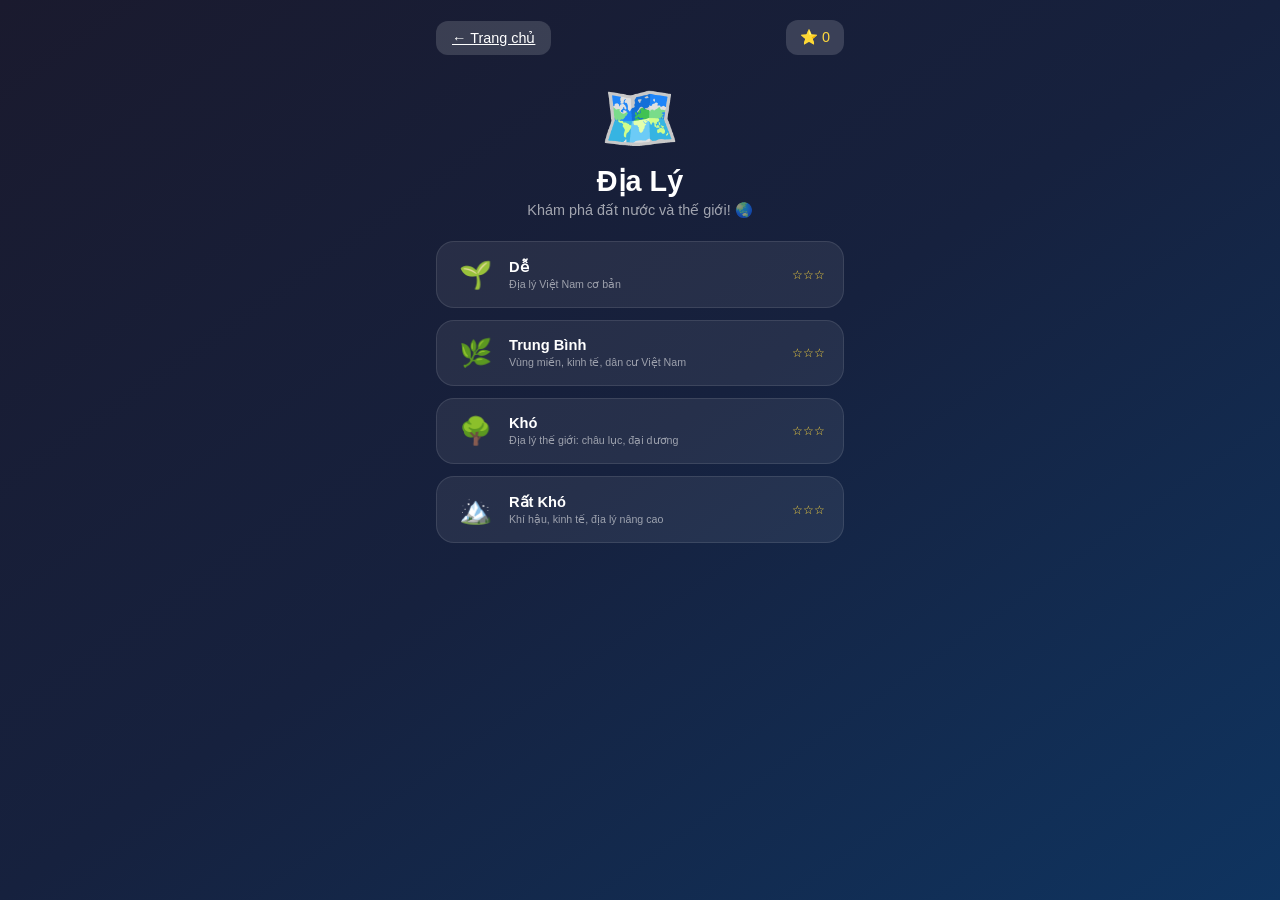
<file: MiniGame/dia-ly.html>
<!DOCTYPE html>
<html lang="vi">
<head>
  <meta charset="UTF-8">
  <meta name="viewport" content="width=device-width,initial-scale=1.0,maximum-scale=1.0,user-scalable=no">
  <title>🗺️ Địa Lý</title>
  <link rel="stylesheet" href="assets/style.css">
</head>
<body>
<div id="cf-wrap"></div>
<div class="toast" id="toast"><span class="toast-ico" id="toast-ico">✅</span><div class="toast-main" id="toast-main"></div><div class="toast-sub" id="toast-sub"></div></div>
<div class="app">
  <div class="screen" id="screen-level">
    <div style="width:100%;display:flex;justify-content:space-between;align-items:center;margin-bottom:10px">
      <a href="index.html" class="btn-back">← Trang chủ</a>
      <div class="star-badge">⭐ <span id="g-score">0</span></div>
    </div>
    <div class="level-hero">
      <span class="level-emoji" id="lv-emoji"></span>
      <h1 class="level-title" id="lv-title"></h1>
      <p class="level-sub" id="lv-sub"></p>
    </div>
    <div class="level-cards" id="level-cards"></div>
  </div>
  <div class="screen" id="screen-game">
    <div class="hbar">
      <button class="btn-back" onclick="G.home()">← Cấp độ</button>
      <div class="star-badge">⭐ <span id="g-score">0</span></div>
    </div>
    <div class="prog-wrap"><div class="prog-fill" id="prog-fill"></div></div>
    <div class="q-card" id="q-card"></div>
    <div id="ans-area"></div>
  </div>
  <div class="screen" id="screen-results">
    <div class="hbar"><button class="btn-back" onclick="G.home()">← Cấp độ</button><a href="index.html" class="btn-back">🏠 Home</a></div>
    <div class="result-card">
      <span class="r-ico" id="r-ico">🏆</span>
      <h2 class="r-title" id="r-title"></h2>
      <div class="r-score" id="r-score"></div>
      <div class="r-stars" id="r-stars"></div>
      <div class="r-breakdown">
        <div class="r-stat"><span id="r-correct">0</span><small>Đúng ✅</small></div>
        <div class="r-stat"><span id="r-wrong">0</span><small>Sai ❌</small></div>
      </div>
      <p class="r-msg" id="r-msg"></p>
      <button class="btn-primary" onclick="G.replay()">🔄 Chơi lại</button>
      <button class="btn-secondary" onclick="G.home()">📋 Chọn cấp độ</button>
      <a href="index.html"><button class="btn-secondary" style="margin-top:4px">🏠 Trang chủ</button></a>
    </div>
  </div>
</div>
<script>
window.SUBJECT = {
  id:'geo', name:'Địa Lý', emoji:'🗺️', theme:'geo-theme',
  tagline:'Khám phá đất nước và thế giới! 🌏',
  levels:[
    {
      id:'easy', icon:'🌱', name:'Dễ', desc:'Địa lý Việt Nam cơ bản',
      questions:[
        {type:'mc', emoji:'🏛️', q:'Thủ đô của Việt Nam là?', opts:['Hà Nội','Hồ Chí Minh','Đà Nẵng','Huế'], ans:'Hà Nội'},
        {type:'mc', q:'Việt Nam nằm ở khu vực nào?', opts:['Đông Nam Á','Đông Á','Nam Á','Trung Á'], ans:'Đông Nam Á'},
        {type:'mc', emoji:'🏔️', q:'Dãy núi dài nhất Việt Nam là?', opts:['Trường Sơn','Hoàng Liên Sơn','Con Voi','Tam Đảo'], ans:'Trường Sơn'},
        {type:'mc', q:'Sông dài nhất miền Nam Việt Nam là?', opts:['Sông Cửu Long','Sông Hồng','Sông Mã','Sông Đà'], ans:'Sông Cửu Long'},
        {type:'mc', q:'Việt Nam có bao nhiêu tỉnh và thành phố trực thuộc TW?', opts:['63','60','65','58'], ans:'63'},
        {type:'mc', emoji:'🏖️', q:'Vịnh Hạ Long thuộc tỉnh nào?', opts:['Quảng Ninh','Hải Phòng','Thanh Hóa','Ninh Bình'], ans:'Quảng Ninh'},
        {type:'mc', q:'Đỉnh núi cao nhất Việt Nam là?', opts:['Fansipan','Bạch Mã','Lang Biang','Ngọc Linh'], ans:'Fansipan'},
        {type:'mc', q:'Sông Hồng chảy qua thành phố nào?', opts:['Hà Nội','Huế','Đà Nẵng','Cần Thơ'], ans:'Hà Nội'},
        {type:'mc', q:'Việt Nam giáp biển nào?', opts:['Biển Đông','Biển Tây','Thái Bình Dương','Ấn Độ Dương'], ans:'Biển Đông'},
        {type:'mc', emoji:'🌆', q:'Thành phố nào đông dân nhất Việt Nam?', opts:['Hồ Chí Minh','Hà Nội','Đà Nẵng','Hải Phòng'], ans:'Hồ Chí Minh'},
        {type:'mc', q:'Đồng bằng sông Cửu Long còn gọi là?', opts:['Miền Tây Nam Bộ','Miền Đông Nam Bộ','Tây Nguyên','Đồng bằng Bắc Bộ'], ans:'Miền Tây Nam Bộ'},
        {type:'mc', q:'Việt Nam nằm trên bán đảo nào?', opts:['Đông Dương','Ả Rập','Triều Tiên','Iberia'], ans:'Đông Dương'},
        {type:'mc', q:'Huế là cố đô của triều đại nào?', opts:['Nhà Nguyễn','Nhà Lý','Nhà Trần','Nhà Lê'], ans:'Nhà Nguyễn'},
        {type:'mc', q:'Phú Quốc là đảo lớn nhất Việt Nam thuộc tỉnh nào?', opts:['Kiên Giang','Bà Rịa - Vũng Tàu','Bình Thuận','Cà Mau'], ans:'Kiên Giang'},
        {type:'mc', q:'Đà Lạt thuộc tỉnh nào?', opts:['Lâm Đồng','Đắk Lắk','Gia Lai','Kon Tum'], ans:'Lâm Đồng'},
      ]
    },
    {
      id:'medium', icon:'🌿', name:'Trung Bình', desc:'Vùng miền, kinh tế, dân cư Việt Nam',
      questions:[
        {type:'mc', q:'Tây Nguyên gồm mấy tỉnh?', opts:['5','4','6','7'], ans:'5'},
        {type:'mc', q:'Cây công nghiệp chủ yếu của Tây Nguyên là?', opts:['Cà phê','Lúa','Mía','Cao su'], ans:'Cà phê'},
        {type:'mc', q:'Vùng nào trồng nhiều lúa nhất Việt Nam?', opts:['Đồng bằng sông Cửu Long','Đồng bằng sông Hồng','Tây Nguyên','Duyên hải miền Trung'], ans:'Đồng bằng sông Cửu Long'},
        {type:'mc', q:'Dân tộc nào đông người nhất Việt Nam?', opts:['Kinh','Tày','Thái','Mường'], ans:'Kinh'},
        {type:'mc', q:'Cảng biển lớn nhất miền Bắc là?', opts:['Hải Phòng','Quảng Ninh','Nghệ An','Thanh Hóa'], ans:'Hải Phòng'},
        {type:'mc', q:'Vùng có khí hậu cận xích đạo là?', opts:['Nam Bộ','Bắc Bộ','Trung Bộ','Tây Bắc'], ans:'Nam Bộ'},
        {type:'mc', q:'Sông Mê Công chảy vào Việt Nam được gọi là?', opts:['Sông Cửu Long','Sông Hồng','Sông Đà','Sông Mã'], ans:'Sông Cửu Long'},
        {type:'mc', q:'Miền Bắc có mấy mùa rõ rệt?', opts:['4','2','3','1'], ans:'4'},
        {type:'mc', q:'Vùng kinh tế trọng điểm phía Nam gồm trung tâm là tỉnh/TP nào?', opts:['TP. Hồ Chí Minh','Bình Dương','Đồng Nai','Vũng Tàu'], ans:'TP. Hồ Chí Minh'},
        {type:'mc', q:'Dầu mỏ Việt Nam được khai thác chủ yếu ở đâu?', opts:['Thềm lục địa phía Nam','Vịnh Hạ Long','Đồng bằng sông Hồng','Tây Nguyên'], ans:'Thềm lục địa phía Nam'},
        {type:'mc', q:'Quần đảo nào thuộc chủ quyền Việt Nam?', opts:['Hoàng Sa và Trường Sa','Maldives','Philippines','Indonesia'], ans:'Hoàng Sa và Trường Sa'},
        {type:'mc', q:'Việt Nam thuộc múi giờ nào?', opts:['GMT+7','GMT+8','GMT+6','GMT+5'], ans:'GMT+7'},
        {type:'mc', q:'Cố đô Hoa Lư thuộc tỉnh nào?', opts:['Ninh Bình','Nam Định','Hà Nam','Thanh Hóa'], ans:'Ninh Bình'},
        {type:'mc', q:'Mũi Cà Mau là điểm cực nào của Việt Nam?', opts:['Cực Nam','Cực Bắc','Cực Đông','Cực Tây'], ans:'Cực Nam'},
        {type:'mc', q:'Đường Trường Sơn còn gọi là?', opts:['Đường Hồ Chí Minh','Đường Xuyên Á','Đường Quốc lộ 1','Đường biển'], ans:'Đường Hồ Chí Minh'},
      ]
    },
    {
      id:'hard', icon:'🌳', name:'Khó', desc:'Địa lý thế giới: châu lục, đại dương',
      questions:[
        {type:'mc', q:'Châu lục nào lớn nhất thế giới?', opts:['Châu Á','Châu Phi','Châu Âu','Châu Mỹ'], ans:'Châu Á'},
        {type:'mc', q:'Đại dương nào lớn nhất thế giới?', opts:['Thái Bình Dương','Đại Tây Dương','Ấn Độ Dương','Bắc Băng Dương'], ans:'Thái Bình Dương'},
        {type:'mc', q:'Sông dài nhất thế giới là?', opts:['Sông Nile','Sông Amazon','Sông Trường Giang','Sông Mississippi'], ans:'Sông Nile'},
        {type:'mc', q:'Núi cao nhất thế giới là?', opts:['Everest','K2','Kangchenjunga','Makalu'], ans:'Everest'},
        {type:'mc', q:'Thủ đô của Nhật Bản là?', opts:['Tokyo','Osaka','Kyoto','Seoul'], ans:'Tokyo'},
        {type:'mc', q:'Sahara là sa mạc lớn nhất ở châu nào?', opts:['Châu Phi','Châu Á','Châu Mỹ','Châu Úc'], ans:'Châu Phi'},
        {type:'mc', q:'Đất nước nào rộng nhất thế giới?', opts:['Nga','Canada','Trung Quốc','Mỹ'], ans:'Nga'},
        {type:'mc', q:'Thủ đô của Australia là?', opts:['Canberra','Sydney','Melbourne','Brisbane'], ans:'Canberra'},
        {type:'mc', q:'Rừng Amazon nằm chủ yếu ở quốc gia nào?', opts:['Brazil','Colombia','Peru','Venezuela'], ans:'Brazil'},
        {type:'mc', q:'Biển Chết nổi tiếng vì?', opts:['Độ mặn rất cao','Độ sâu lớn nhất','Nhiều san hô','Sóng to nhất'], ans:'Độ mặn rất cao'},
        {type:'mc', q:'Kênh đào Panama nối liền?', opts:['Đại Tây Dương và Thái Bình Dương','Ấn Độ Dương và Thái Bình Dương','Địa Trung Hải và Biển Đỏ','Bắc Băng Dương và Thái Bình Dương'], ans:'Đại Tây Dương và Thái Bình Dương'},
        {type:'mc', q:'Đường xích đạo đi qua châu lục nào?', opts:['Châu Phi, Nam Mỹ, Châu Á','Chỉ Châu Phi','Chỉ Nam Mỹ','Châu Âu, Châu Á'], ans:'Châu Phi, Nam Mỹ, Châu Á'},
        {type:'mc', q:'Thủ đô của Pháp là?', opts:['Paris','London','Berlin','Rome'], ans:'Paris'},
        {type:'mc', q:'Dân số đông nhất thế giới là nước nào?', opts:['Ấn Độ','Trung Quốc','Mỹ','Indonesia'], ans:'Ấn Độ'},
        {type:'mc', q:'Hồ lớn nhất thế giới là?', opts:['Biển Caspi','Hồ Superior','Hồ Victoria','Hồ Baikal'], ans:'Biển Caspi'},
      ]
    },
    {
      id:'expert', icon:'🏔️', name:'Rất Khó', desc:'Khí hậu, kinh tế, địa lý nâng cao',
      questions:[
        {type:'mc', q:'Khí hậu nhiệt đới gió mùa đặc trưng bởi?', opts:['Mưa nhiều và nóng quanh năm','Lạnh quanh năm','Khô cằn','4 mùa rõ rệt'], ans:'Mưa nhiều và nóng quanh năm'},
        {type:'mc', q:'Tổ chức ASEAN có bao nhiêu thành viên?', opts:['10','8','12','6'], ans:'10'},
        {type:'mc', q:'Nước nào có GDP lớn nhất thế giới?', opts:['Mỹ','Trung Quốc','Nhật Bản','Đức'], ans:'Mỹ'},
        {type:'mc', q:'Quần đảo Galapagos thuộc nước nào?', opts:['Ecuador','Peru','Chile','Colombia'], ans:'Ecuador'},
        {type:'mc', q:'Dòng hải lưu Gulf Stream ảnh hưởng khí hậu?', opts:['Tây Âu','Đông Á','Nam Mỹ','Châu Phi'], ans:'Tây Âu'},
        {type:'mc', q:'Hiện tượng El Niño gây ra?', opts:['Hạn hán và lũ lụt bất thường','Bão nhiều hơn','Băng tan nhanh hơn','Động đất'], ans:'Hạn hán và lũ lụt bất thường'},
        {type:'mc', q:'Vành đai lửa Thái Bình Dương gây ra nhiều?', opts:['Núi lửa và động đất','Bão lớn','Sóng thần','Hạn hán'], ans:'Núi lửa và động đất'},
        {type:'mc', q:'Nước nào xuất khẩu dầu mỏ nhiều nhất?', opts:['Ả Rập Xê Út','Nga','Mỹ','Iraq'], ans:'Ả Rập Xê Út'},
        {type:'mc', q:'Mực nước biển dâng là hậu quả của?', opts:['Biến đổi khí hậu toàn cầu','Triều cường','Gió bão','Núi lửa'], ans:'Biến đổi khí hậu toàn cầu'},
        {type:'mc', q:'Đường bờ biển dài nhất thế giới thuộc?', opts:['Canada','Nga','Australia','Norway'], ans:'Canada'},
        {type:'mc', q:'Tốc độ gió cấp 12 (bão) là bao nhiêu?', opts:['117 km/h','100 km/h','90 km/h','150 km/h'], ans:'117 km/h'},
        {type:'mc', q:'Lục địa nào không có quốc gia nào?', opts:['Nam Cực','Bắc Cực','Greenland','Iceland'], ans:'Nam Cực'},
        {type:'mc', q:'Hệ thống núi Himalaya thuộc châu nào?', opts:['Châu Á','Châu Âu','Châu Phi','Nam Mỹ'], ans:'Châu Á'},
        {type:'mc', q:'Biển Aral thu hẹp do?', opts:['Lấy nước tưới tiêu quá mức','Biến đổi khí hậu','Ô nhiễm','Động đất'], ans:'Lấy nước tưới tiêu quá mức'},
        {type:'mc', q:'Singapore phát triển kinh tế nhờ?', opts:['Cảng biển và dịch vụ tài chính','Dầu mỏ','Nông nghiệp','Du lịch bãi biển'], ans:'Cảng biển và dịch vụ tài chính'},
      ]
    }
  ]
};
</script>
<script src="assets/game.js"></script>
</body>
</html>
</file>
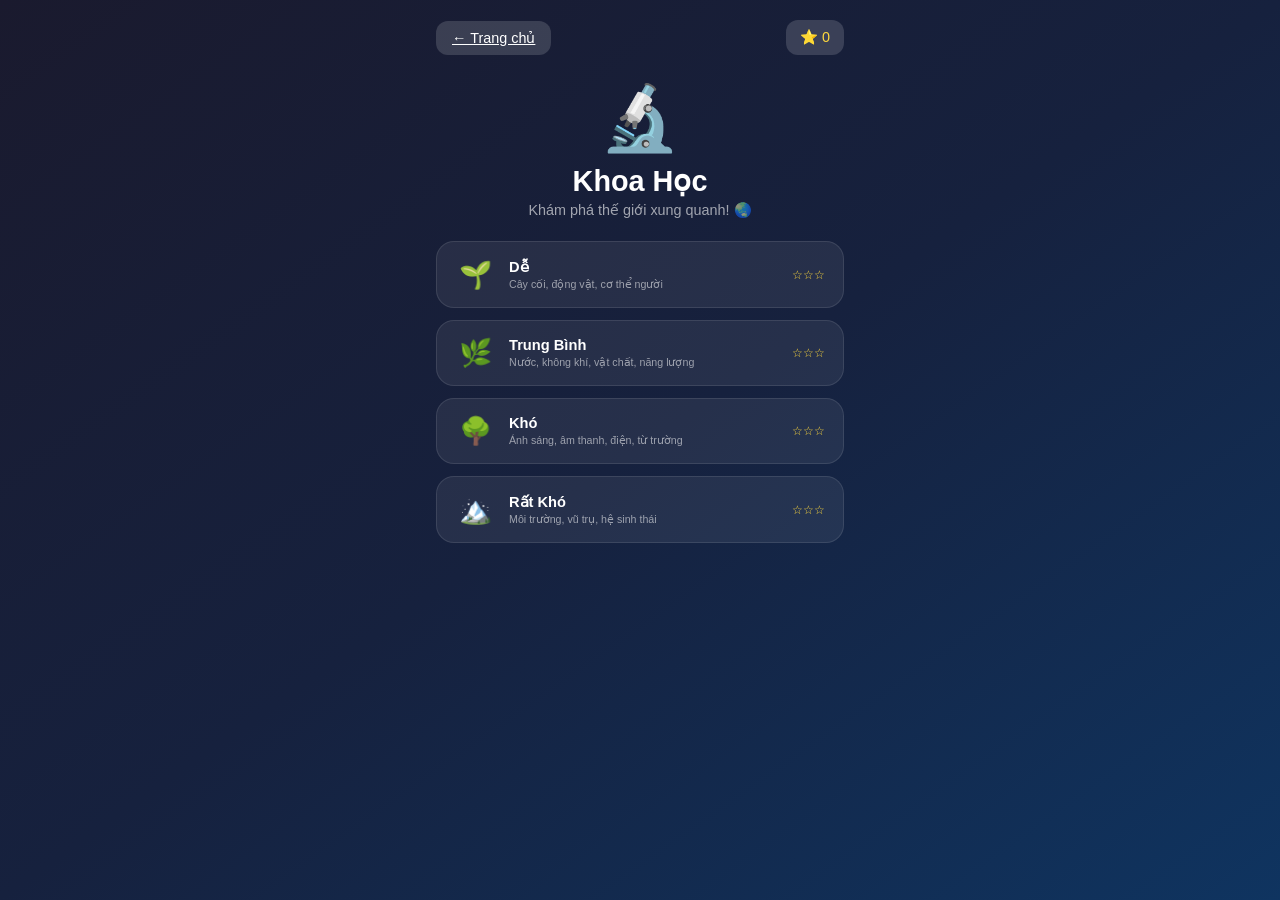
<file: MiniGame/khoa-hoc.html>
<!DOCTYPE html>
<html lang="vi">
<head>
  <meta charset="UTF-8">
  <meta name="viewport" content="width=device-width,initial-scale=1.0,maximum-scale=1.0,user-scalable=no">
  <title>🔬 Khoa Học</title>
  <link rel="stylesheet" href="assets/style.css">
</head>
<body>
<div id="cf-wrap"></div>
<div class="toast" id="toast"><span class="toast-ico" id="toast-ico">✅</span><div class="toast-main" id="toast-main"></div><div class="toast-sub" id="toast-sub"></div></div>
<div class="app">
  <div class="screen" id="screen-level">
    <div style="width:100%;display:flex;justify-content:space-between;align-items:center;margin-bottom:10px">
      <a href="index.html" class="btn-back">← Trang chủ</a>
      <div class="star-badge">⭐ <span id="g-score">0</span></div>
    </div>
    <div class="level-hero">
      <span class="level-emoji" id="lv-emoji"></span>
      <h1 class="level-title" id="lv-title"></h1>
      <p class="level-sub" id="lv-sub"></p>
    </div>
    <div class="level-cards" id="level-cards"></div>
  </div>
  <div class="screen" id="screen-game">
    <div class="hbar">
      <button class="btn-back" onclick="G.home()">← Cấp độ</button>
      <div class="star-badge">⭐ <span id="g-score">0</span></div>
    </div>
    <div class="prog-wrap"><div class="prog-fill" id="prog-fill"></div></div>
    <div class="q-card" id="q-card"></div>
    <div id="ans-area"></div>
  </div>
  <div class="screen" id="screen-results">
    <div class="hbar"><button class="btn-back" onclick="G.home()">← Cấp độ</button><a href="index.html" class="btn-back">🏠 Home</a></div>
    <div class="result-card">
      <span class="r-ico" id="r-ico">🏆</span>
      <h2 class="r-title" id="r-title"></h2>
      <div class="r-score" id="r-score"></div>
      <div class="r-stars" id="r-stars"></div>
      <div class="r-breakdown">
        <div class="r-stat"><span id="r-correct">0</span><small>Đúng ✅</small></div>
        <div class="r-stat"><span id="r-wrong">0</span><small>Sai ❌</small></div>
      </div>
      <p class="r-msg" id="r-msg"></p>
      <button class="btn-primary" onclick="G.replay()">🔄 Chơi lại</button>
      <button class="btn-secondary" onclick="G.home()">📋 Chọn cấp độ</button>
      <a href="index.html"><button class="btn-secondary" style="margin-top:4px">🏠 Trang chủ</button></a>
    </div>
  </div>
</div>
<script>
window.SUBJECT = {
  id:'science', name:'Khoa Học', emoji:'🔬', theme:'science-theme',
  tagline:'Khám phá thế giới xung quanh! 🌏',
  levels:[
    {
      id:'easy', icon:'🌱', name:'Dễ', desc:'Cây cối, động vật, cơ thể người',
      questions:[
        {type:'mc', emoji:'🌱', q:'Cây cần gì để sống?', opts:['Nước, ánh sáng, không khí','Chỉ nước','Chỉ ánh sáng','Đất và muối'], ans:'Nước, ánh sáng, không khí'},
        {type:'mc', emoji:'🫁', q:'Chúng ta thở bằng bộ phận nào?', opts:['Phổi','Tim','Dạ dày','Não'], ans:'Phổi'},
        {type:'mc', emoji:'❤️', q:'Tim có chức năng gì?', opts:['Bơm máu đi khắp cơ thể','Tiêu hóa thức ăn','Lọc không khí','Tạo ra máu'], ans:'Bơm máu đi khắp cơ thể'},
        {type:'mc', q:'Động vật nào đẻ trứng?', opts:['Gà','Chó','Mèo','Lợn'], ans:'Gà'},
        {type:'mc', emoji:'🐛', q:'Con tằm biến thành gì?', opts:['Bướm','Ong','Ruồi','Kiến'], ans:'Bướm'},
        {type:'mc', q:'Rễ cây có tác dụng gì?', opts:['Hút nước và chất dinh dưỡng','Hút ánh sáng','Tạo ra hạt','Tạo ra quả'], ans:'Hút nước và chất dinh dưỡng'},
        {type:'mc', emoji:'🌿', q:'Lá cây có màu xanh vì chứa?', opts:['Diệp lục tố','Chất đường','Chất béo','Muối khoáng'], ans:'Diệp lục tố'},
        {type:'mc', q:'Bộ phận nào giúp cây sinh sản?', opts:['Hoa','Lá','Thân','Rễ'], ans:'Hoa'},
        {type:'mc', q:'Động vật nào là động vật có vú?', opts:['Cá voi','Cá mập','Rùa','Cá sấu'], ans:'Cá voi'},
        {type:'mc', emoji:'🦷', q:'Chúng ta có mấy loại răng?', opts:['3 loại','2 loại','4 loại','1 loại'], ans:'3 loại'},
        {type:'mc', q:'Cây hoa hướng dương hướng về phía?', opts:['Mặt trời','Mặt trăng','Gió','Nước'], ans:'Mặt trời'},
        {type:'mc', q:'Chất nào giúp xương chắc khỏe?', opts:['Canxi','Sắt','Kẽm','Vitamin C'], ans:'Canxi'},
        {type:'mc', emoji:'🧠', q:'Não người nặng khoảng bao nhiêu?', opts:['1,4 kg','0,5 kg','3 kg','2 kg'], ans:'1,4 kg'},
        {type:'mc', q:'Động vật nào ngủ đông?', opts:['Gấu','Chó','Mèo','Ngựa'], ans:'Gấu'},
        {type:'mc', q:'Loài nào sống được cả trên cạn và dưới nước?', opts:['Ếch','Cá','Rắn','Thỏ'], ans:'Ếch'},
      ]
    },
    {
      id:'medium', icon:'🌿', name:'Trung Bình', desc:'Nước, không khí, vật chất, năng lượng',
      questions:[
        {type:'mc', q:'Nước sôi ở bao nhiêu độ C?', opts:['100°C','90°C','80°C','120°C'], ans:'100°C'},
        {type:'mc', q:'Nước đóng băng ở bao nhiêu độ C?', opts:['0°C','10°C','-10°C','5°C'], ans:'0°C'},
        {type:'mc', q:'Không khí chiếm phần lớn là khí gì?', opts:['Nitơ','Oxy','CO₂','Hơi nước'], ans:'Nitơ'},
        {type:'mc', q:'Loài thực vật nào không cần đất để sống?', opts:['Bèo','Xương rồng','Lúa','Ngô'], ans:'Bèo'},
        {type:'mc', emoji:'🌡️', q:'Nhiệt kế dùng để đo gì?', opts:['Nhiệt độ','Áp suất','Khối lượng','Thể tích'], ans:'Nhiệt độ'},
        {type:'mc', q:'Chất rắn, lỏng, khí là các?', opts:['Trạng thái của vật chất','Loại năng lượng','Loại kim loại','Dạng chuyển động'], ans:'Trạng thái của vật chất'},
        {type:'mc', q:'Năng lượng mặt trời là loại năng lượng?', opts:['Tái tạo được','Không tái tạo','Hóa học','Hạt nhân'], ans:'Tái tạo được'},
        {type:'mc', q:'Oxy chiếm bao nhiêu % không khí?', opts:['21%','78%','1%','50%'], ans:'21%'},
        {type:'mc', emoji:'🌊', q:'Nước biển mặn vì chứa?', opts:['Muối','Đường','Khoáng chất','Axit'], ans:'Muối'},
        {type:'mc', q:'Loại nhiên liệu nào thân thiện môi trường nhất?', opts:['Gió và mặt trời','Than đá','Dầu mỏ','Xăng'], ans:'Gió và mặt trời'},
        {type:'mc', q:'Hiện tượng nước từ sông, biển bay lên gọi là?', opts:['Bay hơi','Đông đặc','Ngưng tụ','Tan chảy'], ans:'Bay hơi'},
        {type:'mc', q:'Cây xanh thải ra khí gì trong quá trình quang hợp?', opts:['Oxy','CO₂','Nitơ','Hơi nước'], ans:'Oxy'},
        {type:'mc', q:'Vật dẫn nhiệt tốt là?', opts:['Kim loại','Gỗ','Nhựa','Cao su'], ans:'Kim loại'},
        {type:'mc', emoji:'🔋', q:'Pin lưu trữ loại năng lượng nào?', opts:['Điện năng','Nhiệt năng','Quang năng','Cơ năng'], ans:'Điện năng'},
        {type:'mc', q:'Hiện tượng nào xảy ra khi đun nóng kim loại?', opts:['Giãn nở','Thu hẹp','Đổi màu','Tan chảy ngay'], ans:'Giãn nở'},
      ]
    },
    {
      id:'hard', icon:'🌳', name:'Khó', desc:'Ánh sáng, âm thanh, điện, từ trường',
      questions:[
        {type:'mc', q:'Ánh sáng di chuyển với vận tốc khoảng?', opts:['300.000 km/s','30.000 km/s','3.000 km/s','30 km/s'], ans:'300.000 km/s'},
        {type:'mc', q:'Âm thanh truyền nhanh nhất trong môi trường nào?', opts:['Chất rắn','Chất lỏng','Chất khí','Chân không'], ans:'Chất rắn'},
        {type:'mc', q:'Ánh sáng trắng khi qua lăng kính phân thành?', opts:['7 màu cầu vồng','3 màu','5 màu','Không đổi'], ans:'7 màu cầu vồng'},
        {type:'mc', q:'Vật nào không dẫn điện?', opts:['Nhựa','Đồng','Nhôm','Sắt'], ans:'Nhựa'},
        {type:'mc', emoji:'🧲', q:'Nam châm hút vật nào?', opts:['Sắt, thép, niken','Nhôm, đồng, vàng','Nhựa, gỗ, cao su','Tất cả kim loại'], ans:'Sắt, thép, niken'},
        {type:'mc', q:'Hiện tượng nguyệt thực xảy ra khi?', opts:['Trái Đất che khuất ánh sáng chiếu vào Mặt Trăng','Mặt Trăng che khuất Mặt Trời','Mặt Trời tắt','Mây che khuất Mặt Trăng'], ans:'Trái Đất che khuất ánh sáng chiếu vào Mặt Trăng'},
        {type:'mc', q:'Để tiết kiệm điện, ta nên?', opts:['Tắt thiết bị khi không dùng','Bật thêm đèn cho sáng','Để TV chạy cả ngày','Dùng nhiều quạt cùng lúc'], ans:'Tắt thiết bị khi không dùng'},
        {type:'mc', q:'Kính lúp làm tăng?', opts:['Kích thước ảnh của vật','Khối lượng vật','Nhiệt độ vật','Tốc độ ánh sáng'], ans:'Kích thước ảnh của vật'},
        {type:'mc', q:'Cầu vồng xuất hiện sau cơn mưa vì?', opts:['Ánh sáng khúc xạ qua hơi nước','Hơi nước tạo màu','Ánh sáng phản chiếu đất','Mây tạo màu sắc'], ans:'Ánh sáng khúc xạ qua hơi nước'},
        {type:'mc', q:'Hiện tượng sét là do?', opts:['Điện tích tích tụ trong mây phóng xuống đất','Mưa lớn','Gió mạnh','Mây va chạm nhau'], ans:'Điện tích tích tụ trong mây phóng xuống đất'},
        {type:'mc', q:'Ống nhòm dùng nguyên lý?', opts:['Phản xạ ánh sáng','Khúc xạ âm thanh','Từ trường','Điện từ'], ans:'Phản xạ ánh sáng'},
        {type:'mc', q:'Sóng âm không truyền được trong?', opts:['Chân không','Không khí','Nước','Kim loại'], ans:'Chân không'},
        {type:'mc', q:'Hai cực cùng tên của nam châm sẽ?', opts:['Đẩy nhau','Hút nhau','Không tác dụng','Dính vào nhau'], ans:'Đẩy nhau'},
        {type:'mc', q:'Dụng cụ đo cường độ dòng điện là?', opts:['Ampe kế','Vôn kế','Nhiệt kế','Đồng hồ'], ans:'Ampe kế'},
        {type:'mc', q:'Pin điện hóa học biến đổi?', opts:['Hóa năng thành điện năng','Điện năng thành nhiệt năng','Quang năng thành điện năng','Cơ năng thành điện năng'], ans:'Hóa năng thành điện năng'},
      ]
    },
    {
      id:'expert', icon:'🏔️', name:'Rất Khó', desc:'Môi trường, vũ trụ, hệ sinh thái',
      questions:[
        {type:'mc', q:'Trái Đất quay quanh Mặt Trời hết bao lâu?', opts:['365,25 ngày','365 ngày','360 ngày','366 ngày'], ans:'365,25 ngày'},
        {type:'mc', q:'Hành tinh lớn nhất hệ Mặt Trời là?', opts:['Sao Mộc','Sao Thổ','Trái Đất','Sao Hỏa'], ans:'Sao Mộc'},
        {type:'mc', q:'Ô nhiễm không khí chủ yếu do?', opts:['Khí thải công nghiệp và giao thông','Hơi nước','Mây','Gió'], ans:'Khí thải công nghiệp và giao thông'},
        {type:'mc', q:'Chuỗi thức ăn nào đúng?', opts:['Cỏ → Thỏ → Cáo → Vi khuẩn','Cáo → Thỏ → Cỏ','Vi khuẩn → Cáo → Thỏ → Cỏ','Thỏ → Cỏ → Cáo'], ans:'Cỏ → Thỏ → Cáo → Vi khuẩn'},
        {type:'mc', q:'Tầng ozon có vai trò?', opts:['Lọc tia cực tím từ Mặt Trời','Tạo ra oxy','Giữ nhiệt Trái Đất','Tạo ra mưa'], ans:'Lọc tia cực tím từ Mặt Trời'},
        {type:'mc', q:'Hiệu ứng nhà kính gây ra?', opts:['Trái Đất nóng lên','Trái Đất lạnh đi','Mưa nhiều hơn','Gió mạnh hơn'], ans:'Trái Đất nóng lên'},
        {type:'mc', q:'Nước chiếm bao nhiêu % bề mặt Trái Đất?', opts:['71%','50%','85%','60%'], ans:'71%'},
        {type:'mc', q:'Đa dạng sinh học có nghĩa là?', opts:['Sự phong phú của các loài sinh vật','Chỉ nhiều loài thực vật','Chỉ nhiều loài động vật','Môi trường sạch'], ans:'Sự phong phú của các loài sinh vật'},
        {type:'mc', q:'Loài nào đang có nguy cơ tuyệt chủng?', opts:['Hổ Đông Dương','Gà rừng','Cá chép','Ếch đồng'], ans:'Hổ Đông Dương'},
        {type:'mc', q:'Tái chế rác thải có lợi ích gì?', opts:['Giảm ô nhiễm, tiết kiệm tài nguyên','Làm tăng rác','Gây ô nhiễm nước','Không có ích'], ans:'Giảm ô nhiễm, tiết kiệm tài nguyên'},
        {type:'mc', q:'Mưa axit được tạo ra từ?', opts:['SO₂ và NO₂ trong không khí','CO₂ thuần túy','Hơi nước biển','Khói bếp'], ans:'SO₂ và NO₂ trong không khí'},
        {type:'mc', q:'Trái Đất nằm ở vị trí thứ mấy tính từ Mặt Trời?', opts:['Thứ 3','Thứ 2','Thứ 4','Thứ 1'], ans:'Thứ 3'},
        {type:'mc', q:'Sinh vật phân giải trong hệ sinh thái có vai trò?', opts:['Phân hủy xác sinh vật thành chất vô cơ','Tạo ra chất hữu cơ','Quang hợp','Ăn thực vật'], ans:'Phân hủy xác sinh vật thành chất vô cơ'},
        {type:'mc', q:'Nước ngầm được hình thành do?', opts:['Nước mưa thấm qua đất đá','Sông chảy vào lòng đất','Tuyết tan','Hơi nước ngưng tụ'], ans:'Nước mưa thấm qua đất đá'},
        {type:'mc', q:'Thực vật nào có thể sống trong sa mạc khô hạn?', opts:['Xương rồng','Lúa nước','Bèo tấm','Rong biển'], ans:'Xương rồng'},
      ]
    }
  ]
};
</script>
<script src="assets/game.js"></script>
</body>
</html>
</file>
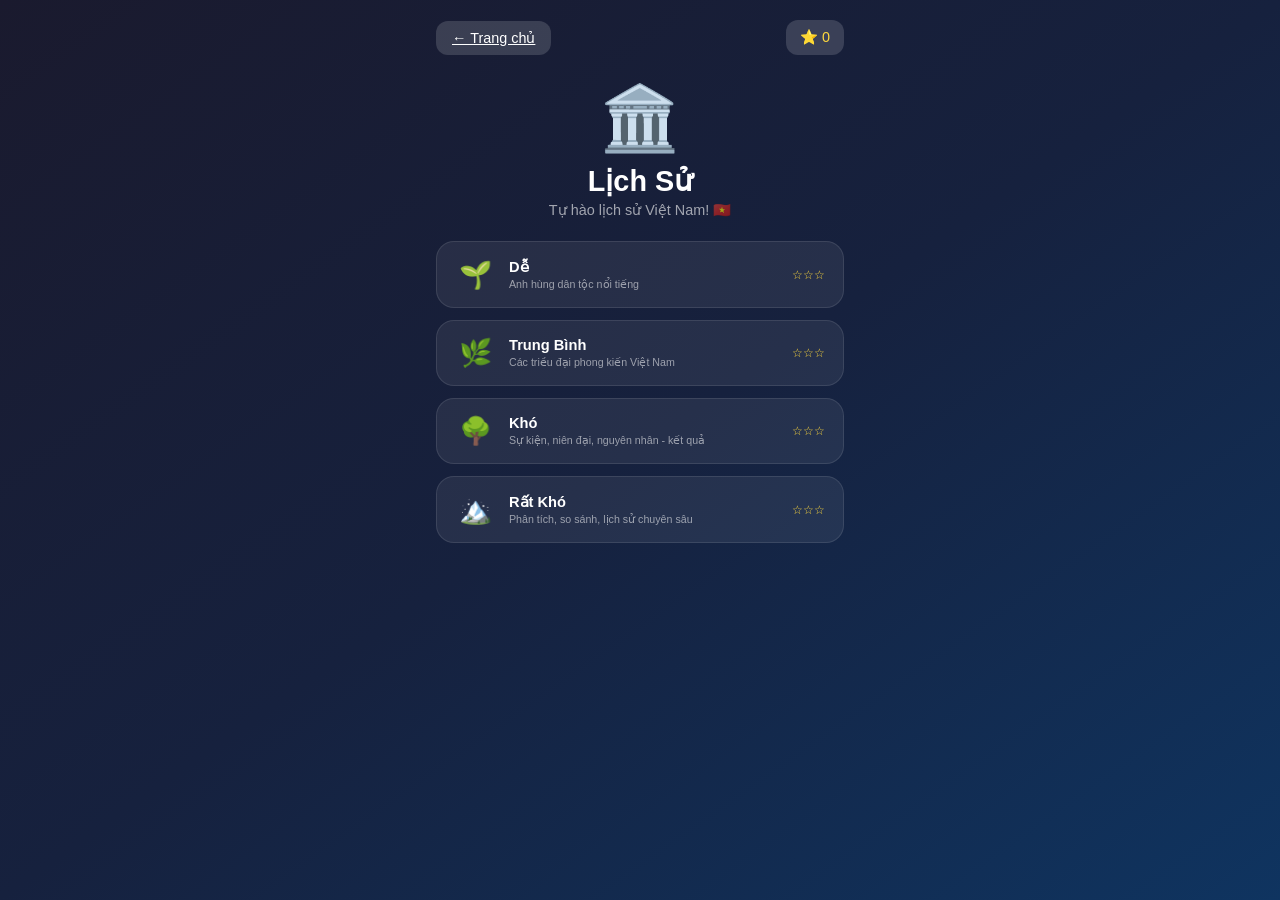
<file: MiniGame/lich-su.html>
<!DOCTYPE html>
<html lang="vi">
<head>
  <meta charset="UTF-8">
  <meta name="viewport" content="width=device-width,initial-scale=1.0,maximum-scale=1.0,user-scalable=no">
  <title>🏛️ Lịch Sử</title>
  <link rel="stylesheet" href="assets/style.css">
</head>
<body>
<div id="cf-wrap"></div>
<div class="toast" id="toast"><span class="toast-ico" id="toast-ico">✅</span><div class="toast-main" id="toast-main"></div><div class="toast-sub" id="toast-sub"></div></div>
<div class="app">
  <div class="screen" id="screen-level">
    <div style="width:100%;display:flex;justify-content:space-between;align-items:center;margin-bottom:10px">
      <a href="index.html" class="btn-back">← Trang chủ</a>
      <div class="star-badge">⭐ <span id="g-score">0</span></div>
    </div>
    <div class="level-hero">
      <span class="level-emoji" id="lv-emoji"></span>
      <h1 class="level-title" id="lv-title"></h1>
      <p class="level-sub" id="lv-sub"></p>
    </div>
    <div class="level-cards" id="level-cards"></div>
  </div>
  <div class="screen" id="screen-game">
    <div class="hbar">
      <button class="btn-back" onclick="G.home()">← Cấp độ</button>
      <div class="star-badge">⭐ <span id="g-score">0</span></div>
    </div>
    <div class="prog-wrap"><div class="prog-fill" id="prog-fill"></div></div>
    <div class="q-card" id="q-card"></div>
    <div id="ans-area"></div>
  </div>
  <div class="screen" id="screen-results">
    <div class="hbar"><button class="btn-back" onclick="G.home()">← Cấp độ</button><a href="index.html" class="btn-back">🏠 Home</a></div>
    <div class="result-card">
      <span class="r-ico" id="r-ico">🏆</span>
      <h2 class="r-title" id="r-title"></h2>
      <div class="r-score" id="r-score"></div>
      <div class="r-stars" id="r-stars"></div>
      <div class="r-breakdown">
        <div class="r-stat"><span id="r-correct">0</span><small>Đúng ✅</small></div>
        <div class="r-stat"><span id="r-wrong">0</span><small>Sai ❌</small></div>
      </div>
      <p class="r-msg" id="r-msg"></p>
      <button class="btn-primary" onclick="G.replay()">🔄 Chơi lại</button>
      <button class="btn-secondary" onclick="G.home()">📋 Chọn cấp độ</button>
      <a href="index.html"><button class="btn-secondary" style="margin-top:4px">🏠 Trang chủ</button></a>
    </div>
  </div>
</div>
<script>
window.SUBJECT = {
  id:'history', name:'Lịch Sử', emoji:'🏛️', theme:'history-theme',
  tagline:'Tự hào lịch sử Việt Nam! 🇻🇳',
  levels:[
    {
      id:'easy', icon:'🌱', name:'Dễ', desc:'Anh hùng dân tộc nổi tiếng',
      questions:[
        {type:'mc', emoji:'👸', q:'Hai Bà Trưng khởi nghĩa chống lại ai?', opts:['Nhà Hán','Nhà Minh','Nhà Nguyên','Nhà Thanh'], ans:'Nhà Hán'},
        {type:'mc', emoji:'⚔️', q:'Trần Hưng Đạo nổi tiếng với chiến thắng nào?', opts:['Chống quân Nguyên-Mông','Chống quân Hán','Chống quân Minh','Chống quân Thanh'], ans:'Chống quân Nguyên-Mông'},
        {type:'mc', q:'Lý Thường Kiệt viết bài thơ nổi tiếng nào?', opts:['Nam Quốc Sơn Hà','Bình Ngô Đại Cáo','Hịch Tướng Sĩ','Dụ Chư Tỳ Tướng'], ans:'Nam Quốc Sơn Hà'},
        {type:'mc', emoji:'🏯', q:'Kinh đô Thăng Long được lập bởi vua nào?', opts:['Lý Thái Tổ','Lý Thái Tông','Trần Thái Tông','Lê Thái Tổ'], ans:'Lý Thái Tổ'},
        {type:'mc', q:'Bác Hồ đọc Tuyên Ngôn Độc Lập ngày nào?', opts:['2/9/1945','30/4/1975','19/8/1945','7/5/1954'], ans:'2/9/1945'},
        {type:'mc', emoji:'🎖️', q:'Võ Nguyên Giáp nổi tiếng với chiến thắng nào?', opts:['Điện Biên Phủ','Bạch Đằng','Chi Lăng','Đống Đa'], ans:'Điện Biên Phủ'},
        {type:'mc', q:'Nguyễn Huệ lên ngôi hoàng đế với hiệu là?', opts:['Quang Trung','Gia Long','Minh Mạng','Thiệu Trị'], ans:'Quang Trung'},
        {type:'mc', q:'Chiến thắng Bạch Đằng năm 938 do ai lãnh đạo?', opts:['Ngô Quyền','Lý Thường Kiệt','Trần Hưng Đạo','Lê Lợi'], ans:'Ngô Quyền'},
        {type:'mc', emoji:'👑', q:'Nhà Lý trị vì từ năm?', opts:['1010-1225','939-1009','1225-1400','1428-1527'], ans:'1010-1225'},
        {type:'mc', q:'Lê Lợi lãnh đạo cuộc khởi nghĩa nào?', opts:['Lam Sơn','Tây Sơn','Yên Thế','Hương Khê'], ans:'Lam Sơn'},
        {type:'mc', q:'Ngô Quyền đánh bại quân Nam Hán trên sông nào?', opts:['Bạch Đằng','Hồng','Mã','Đà'], ans:'Bạch Đằng'},
        {type:'mc', q:'Đinh Bộ Lĩnh thống nhất đất nước, lập ra?', opts:['Nhà Đinh','Nhà Lý','Nhà Tiền Lê','Nhà Lê Sơ'], ans:'Nhà Đinh'},
        {type:'mc', q:'Trần Quốc Tuấn là ai?', opts:['Trần Hưng Đạo','Trần Nhân Tông','Trần Thánh Tông','Trần Thái Tông'], ans:'Trần Hưng Đạo'},
        {type:'mc', q:'Năm 1975, sự kiện lịch sử quan trọng nhất là?', opts:['Giải phóng miền Nam','Kháng chiến chống Pháp','Cách mạng tháng 8','Chiến thắng Điện Biên Phủ'], ans:'Giải phóng miền Nam'},
        {type:'mc', q:'Thành Cổ Loa do ai xây dựng?', opts:['Thục Phán (An Dương Vương)','Hùng Vương','Lý Thái Tổ','Ngô Quyền'], ans:'Thục Phán (An Dương Vương)'},
      ]
    },
    {
      id:'medium', icon:'🌿', name:'Trung Bình', desc:'Các triều đại phong kiến Việt Nam',
      questions:[
        {type:'mc', q:'Triều đại nào kéo dài nhất trong lịch sử Việt Nam?', opts:['Nhà Lê','Nhà Nguyễn','Nhà Lý','Nhà Trần'], ans:'Nhà Lê'},
        {type:'mc', q:'Nhà Nguyễn được thành lập năm nào?', opts:['1802','1788','1777','1820'], ans:'1802'},
        {type:'mc', q:'Vua cuối cùng của nhà Nguyễn là?', opts:['Bảo Đại','Khải Định','Duy Tân','Thành Thái'], ans:'Bảo Đại'},
        {type:'mc', q:'Cuộc khởi nghĩa Tây Sơn do ai lãnh đạo?', opts:['Nguyễn Huệ','Nguyễn Ánh','Lê Chiêu Thống','Nguyễn Nhạc'], ans:'Nguyễn Huệ'},
        {type:'mc', q:'Nhà Trần chống quân Nguyên Mông thắng mấy lần?', opts:['3','2','4','1'], ans:'3'},
        {type:'mc', q:'Lê Lợi lập ra nhà Lê năm bao nhiêu?', opts:['1428','1407','1418','1400'], ans:'1428'},
        {type:'mc', q:'Triều Nguyễn đặt kinh đô ở đâu?', opts:['Huế','Thăng Long','Hoa Lư','Phú Xuân'], ans:'Huế'},
        {type:'mc', q:'Nhà Trần trị vì từ năm nào đến năm nào?', opts:['1225-1400','1010-1225','1428-1527','1009-1225'], ans:'1225-1400'},
        {type:'mc', q:'Nguyễn Trãi viết tác phẩm nào nổi tiếng?', opts:['Bình Ngô Đại Cáo','Nam Quốc Sơn Hà','Hịch Tướng Sĩ','Truyện Kiều'], ans:'Bình Ngô Đại Cáo'},
        {type:'mc', q:'Thời Hùng Vương, nước ta tên là?', opts:['Văn Lang','Âu Lạc','Đại Cồ Việt','Đại Việt'], ans:'Văn Lang'},
        {type:'mc', q:'Chữ Nôm được sáng tạo vào thời nào?', opts:['Nhà Lý - Nhà Trần','Nhà Đinh','Nhà Nguyễn','Thời Hùng Vương'], ans:'Nhà Lý - Nhà Trần'},
        {type:'mc', q:'Năm 1054, nước ta đổi tên thành?', opts:['Đại Việt','Đại Cồ Việt','Văn Lang','Đại Nam'], ans:'Đại Việt'},
        {type:'mc', q:'Hịch Tướng Sĩ do ai viết?', opts:['Trần Hưng Đạo','Lý Thường Kiệt','Nguyễn Trãi','Ngô Sĩ Liên'], ans:'Trần Hưng Đạo'},
        {type:'mc', q:'Đại Việt Sử Ký Toàn Thư do ai biên soạn?', opts:['Ngô Sĩ Liên','Lê Văn Hưu','Nguyễn Trãi','Lê Quý Đôn'], ans:'Ngô Sĩ Liên'},
        {type:'mc', q:'Cách mạng tháng Tám năm 1945 thành công, ai đứng đầu chính phủ mới?', opts:['Hồ Chí Minh','Trường Chinh','Võ Nguyên Giáp','Phạm Văn Đồng'], ans:'Hồ Chí Minh'},
      ]
    },
    {
      id:'hard', icon:'🌳', name:'Khó', desc:'Sự kiện, niên đại, nguyên nhân - kết quả',
      questions:[
        {type:'mc', q:'Chiến thắng Điện Biên Phủ xảy ra ngày?', opts:['7/5/1954','2/9/1945','30/4/1975','19/12/1946'], ans:'7/5/1954'},
        {type:'mc', q:'Nguyên nhân chính dẫn đến mất nước vào tay nhà Minh là?', opts:['Nhà Hồ cướp ngôi, mất lòng dân','Quân quá yếu','Thiếu lương thực','Thiên tai'], ans:'Nhà Hồ cướp ngôi, mất lòng dân'},
        {type:'mc', q:'Chiến lược "Chiến tranh đặc biệt" của Mỹ thất bại sau trận?', opts:['Ấp Bắc (1963)','Điện Biên Phủ','Khe Sanh','Tổng tiến công Mậu Thân'], ans:'Ấp Bắc (1963)'},
        {type:'mc', q:'Nhà Hán đô hộ nước ta trong bao nhiêu năm?', opts:['Khoảng 1.000 năm','200 năm','500 năm','100 năm'], ans:'Khoảng 1.000 năm'},
        {type:'mc', q:'Cuộc kháng chiến chống Pháp kết thúc năm nào?', opts:['1954','1945','1975','1950'], ans:'1954'},
        {type:'mc', q:'Hội Nghị Genève 1954 chia đôi Việt Nam tại vĩ tuyến?', opts:['17','16','18','15'], ans:'17'},
        {type:'mc', q:'Vua Quang Trung đại phá quân Thanh vào dịp lễ gì?', opts:['Tết Kỷ Dậu (1789)','Tết Mậu Tuất','Lễ hội mùa xuân','Giỗ tổ Hùng Vương'], ans:'Tết Kỷ Dậu (1789)'},
        {type:'mc', q:'Phong trào Đồng Khởi (1960) bùng nổ ở đâu?', opts:['Bến Tre','Hà Nội','Huế','Quảng Ngãi'], ans:'Bến Tre'},
        {type:'mc', q:'Hiệp định Paris ký năm nào?', opts:['1973','1954','1975','1969'], ans:'1973'},
        {type:'mc', q:'Trận Bạch Đằng năm 1288 do ai chỉ huy?', opts:['Trần Hưng Đạo','Ngô Quyền','Lý Thường Kiệt','Lê Lợi'], ans:'Trần Hưng Đạo'},
        {type:'mc', q:'Đảng Cộng sản Việt Nam thành lập năm nào?', opts:['1930','1925','1945','1935'], ans:'1930'},
        {type:'mc', q:'Nhà Lý chuyển kinh đô từ Hoa Lư ra Thăng Long năm?', opts:['1010','1009','1225','1054'], ans:'1010'},
        {type:'mc', q:'Khởi nghĩa Yên Thế do ai lãnh đạo?', opts:['Hoàng Hoa Thám','Phan Đình Phùng','Nguyễn Thiện Thuật','Tôn Thất Thuyết'], ans:'Hoàng Hoa Thám'},
        {type:'mc', q:'Năm 179 TCN, Âu Lạc mất vào tay?', opts:['Triệu Đà','Hán Vũ Đế','Lưu Bang','Tần Thủy Hoàng'], ans:'Triệu Đà'},
        {type:'mc', q:'Chiến dịch Hồ Chí Minh kết thúc ngày?', opts:['30/4/1975','2/9/1945','7/5/1954','20/7/1954'], ans:'30/4/1975'},
      ]
    },
    {
      id:'expert', icon:'🏔️', name:'Rất Khó', desc:'Phân tích, so sánh, lịch sử chuyên sâu',
      questions:[
        {type:'mc', q:'Thời kỳ Bắc thuộc kéo dài từ năm nào đến năm nào?', opts:['179 TCN - 938','111 TCN - 939','207 TCN - 938','100 TCN - 938'], ans:'179 TCN - 938'},
        {type:'mc', q:'Chính sách "đồng hóa" của phong kiến phương Bắc nhằm?', opts:['Xóa bỏ bản sắc văn hóa Việt','Phát triển kinh tế','Truyền bá Phật giáo','Xây dựng đường sá'], ans:'Xóa bỏ bản sắc văn hóa Việt'},
        {type:'mc', q:'Ý nghĩa của Chiến thắng Bạch Đằng 938 là?', opts:['Chấm dứt 1000 năm Bắc thuộc, mở ra kỷ nguyên độc lập','Thống nhất đất nước','Lập ra triều đại mới','Đánh bại quân Nguyên'], ans:'Chấm dứt 1000 năm Bắc thuộc, mở ra kỷ nguyên độc lập'},
        {type:'mc', q:'Điểm khác nhau giữa cuộc kháng chiến chống Pháp và chống Mỹ là?', opts:['Chống Mỹ kéo dài hơn và vũ khí hiện đại hơn','Chống Pháp có nhiều thắng lợi hơn','Chống Mỹ không có sự ủng hộ quốc tế','Giống nhau hoàn toàn'], ans:'Chống Mỹ kéo dài hơn và vũ khí hiện đại hơn'},
        {type:'mc', q:'Nguyên nhân sâu xa dẫn đến sự sụp đổ của nhà Hồ là?', opts:['Cướp ngôi bất hợp pháp, chính sách cứng nhắc mất lòng dân','Quân sự yếu kém','Kinh tế khủng hoảng','Thiên tai liên tiếp'], ans:'Cướp ngôi bất hợp pháp, chính sách cứng nhắc mất lòng dân'},
        {type:'mc', q:'Bản "Tuyên ngôn Độc lập" 1945 của Bác Hồ trích dẫn từ?', opts:['Tuyên ngôn Mỹ và Pháp','Chỉ Tuyên ngôn Mỹ','Tuyên ngôn Liên Xô','Hiến chương Liên Hợp Quốc'], ans:'Tuyên ngôn Mỹ và Pháp'},
        {type:'mc', q:'Yếu tố nào giúp quân dân ta chiến thắng quân Nguyên Mông 3 lần?', opts:['Đoàn kết, địa hình, chiến thuật đúng đắn','Vũ khí tốt hơn','Dân số đông hơn','Quân Nguyên tự rút lui'], ans:'Đoàn kết, địa hình, chiến thuật đúng đắn'},
        {type:'mc', q:'Tại sao Lý Thái Tổ dời đô từ Hoa Lư ra Thăng Long?', opts:['Đất rộng, vị trí trung tâm, thuận tiện giao thông','Hoa Lư quá lạnh','Thăng Long gần biển hơn','Yêu cầu của dân'], ans:'Đất rộng, vị trí trung tâm, thuận tiện giao thông'},
        {type:'mc', q:'Nhận xét về chính sách trọng nông của các triều đại phong kiến VN?', opts:['Phản ánh nền kinh tế nông nghiệp là chủ đạo','Bỏ qua thương mại','Chỉ quan tâm địa chủ','Gây thiệt hại kinh tế'], ans:'Phản ánh nền kinh tế nông nghiệp là chủ đạo'},
        {type:'mc', q:'Tại sao nói chiến thắng Điện Biên Phủ có ý nghĩa quốc tế lớn?', opts:['Cổ vũ phong trào giải phóng thuộc địa toàn thế giới','Chỉ có ý nghĩa với Việt Nam','Kết thúc Chiến tranh Lạnh','Thống nhất đất nước'], ans:'Cổ vũ phong trào giải phóng thuộc địa toàn thế giới'},
        {type:'mc', q:'Công cuộc Đổi Mới năm 1986 có nội dung cốt lõi là?', opts:['Chuyển từ kinh tế kế hoạch sang kinh tế thị trường','Mở rộng lãnh thổ','Cải cách quân đội','Thay đổi hệ thống chính trị'], ans:'Chuyển từ kinh tế kế hoạch sang kinh tế thị trường'},
        {type:'mc', q:'Khởi nghĩa Hai Bà Trưng (40-43) có ý nghĩa gì?', opts:['Thể hiện tinh thần bất khuất, ý thức độc lập của nhân dân','Chấm dứt Bắc thuộc','Lập ra triều đại mới','Thống nhất đất nước'], ans:'Thể hiện tinh thần bất khuất, ý thức độc lập của nhân dân'},
        {type:'mc', q:'Vì sao thời Lý - Trần được xem là thời kỳ phát triển rực rỡ?', opts:['Kinh tế, văn hóa phát triển, đánh thắng ngoại xâm','Lãnh thổ mở rộng nhất','Dân số đông nhất','Ít chiến tranh nhất'], ans:'Kinh tế, văn hóa phát triển, đánh thắng ngoại xâm'},
        {type:'mc', q:'Cuộc cách mạng nào mở ra kỷ nguyên độc lập của Việt Nam hiện đại?', opts:['Cách mạng tháng Tám 1945','Khởi nghĩa Lam Sơn','Khởi nghĩa Tây Sơn','Cách mạng 1930'], ans:'Cách mạng tháng Tám 1945'},
        {type:'mc', q:'Bài học lịch sử nào được rút ra từ các cuộc kháng chiến của VN?', opts:['Sức mạnh đoàn kết toàn dân là yếu tố quyết định','Vũ khí hiện đại là quan trọng nhất','Cần sự giúp đỡ từ nước ngoài','Lãnh thổ rộng mới thắng'], ans:'Sức mạnh đoàn kết toàn dân là yếu tố quyết định'},
      ]
    }
  ]
};
</script>
<script src="assets/game.js"></script>
</body>
</html>
</file>
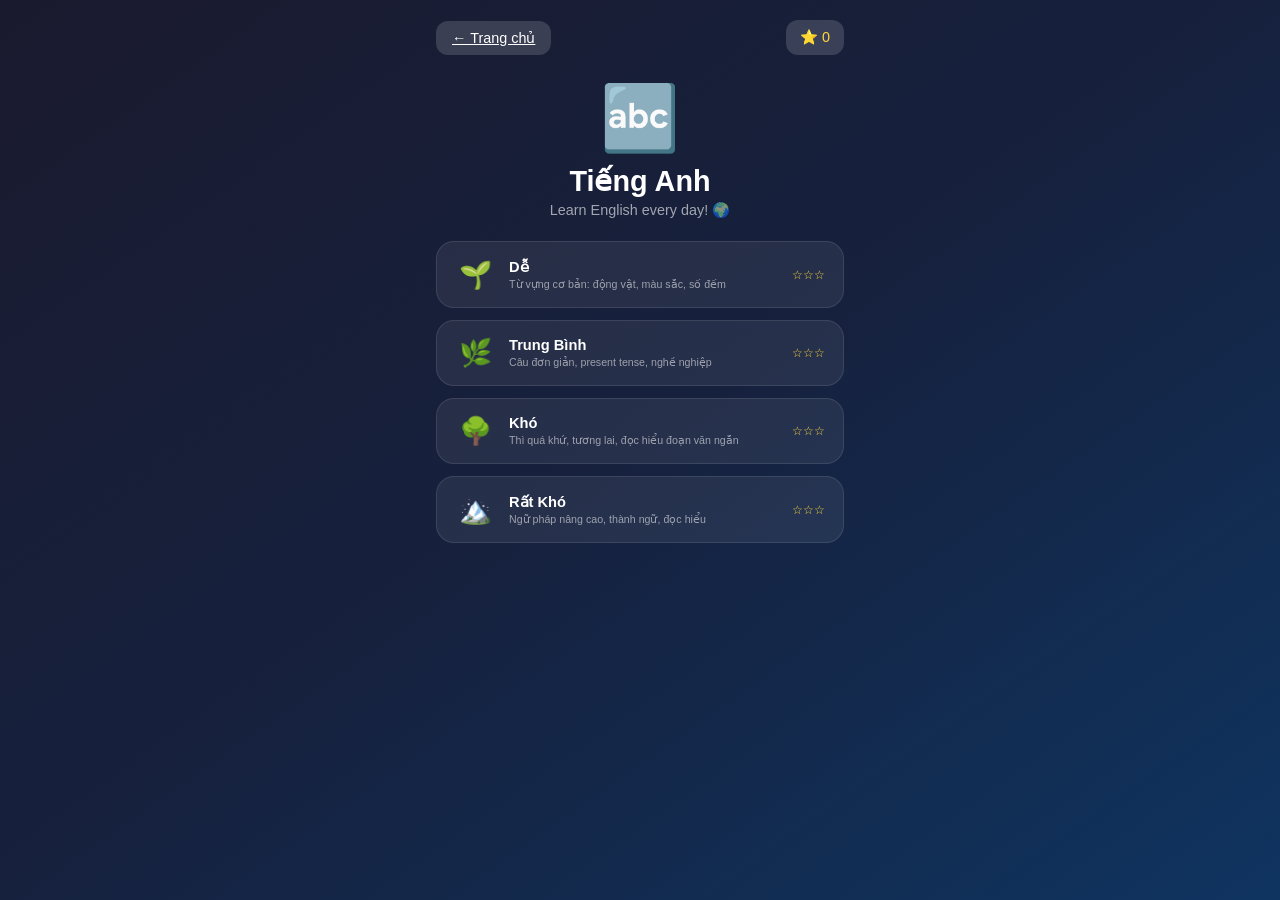
<file: MiniGame/tieng-anh.html>
<!DOCTYPE html>
<html lang="vi">
<head>
  <meta charset="UTF-8">
  <meta name="viewport" content="width=device-width,initial-scale=1.0,maximum-scale=1.0,user-scalable=no">
  <title>🔤 Tiếng Anh</title>
  <link rel="stylesheet" href="assets/style.css">
</head>
<body>
<div id="cf-wrap"></div>
<div class="toast" id="toast"><span class="toast-ico" id="toast-ico">✅</span><div class="toast-main" id="toast-main"></div><div class="toast-sub" id="toast-sub"></div></div>
<div class="app">
  <div class="screen" id="screen-level">
    <div style="width:100%;display:flex;justify-content:space-between;align-items:center;margin-bottom:10px">
      <a href="index.html" class="btn-back">← Trang chủ</a>
      <div class="star-badge">⭐ <span id="g-score">0</span></div>
    </div>
    <div class="level-hero">
      <span class="level-emoji" id="lv-emoji"></span>
      <h1 class="level-title" id="lv-title"></h1>
      <p class="level-sub" id="lv-sub"></p>
    </div>
    <div class="level-cards" id="level-cards"></div>
  </div>
  <div class="screen" id="screen-game">
    <div class="hbar">
      <button class="btn-back" onclick="G.home()">← Cấp độ</button>
      <div class="star-badge">⭐ <span id="g-score">0</span></div>
    </div>
    <div class="prog-wrap"><div class="prog-fill" id="prog-fill"></div></div>
    <div class="q-card" id="q-card"></div>
    <div id="ans-area"></div>
  </div>
  <div class="screen" id="screen-results">
    <div class="hbar"><button class="btn-back" onclick="G.home()">← Cấp độ</button><a href="index.html" class="btn-back">🏠 Home</a></div>
    <div class="result-card">
      <span class="r-ico" id="r-ico">🏆</span>
      <h2 class="r-title" id="r-title"></h2>
      <div class="r-score" id="r-score"></div>
      <div class="r-stars" id="r-stars"></div>
      <div class="r-breakdown">
        <div class="r-stat"><span id="r-correct">0</span><small>Đúng ✅</small></div>
        <div class="r-stat"><span id="r-wrong">0</span><small>Sai ❌</small></div>
      </div>
      <p class="r-msg" id="r-msg"></p>
      <button class="btn-primary" onclick="G.replay()">🔄 Chơi lại</button>
      <button class="btn-secondary" onclick="G.home()">📋 Chọn cấp độ</button>
      <a href="index.html"><button class="btn-secondary" style="margin-top:4px">🏠 Trang chủ</button></a>
    </div>
  </div>
</div>
<script>
window.SUBJECT = {
  id:'english', name:'Tiếng Anh', emoji:'🔤', theme:'english-theme',
  tagline:'Learn English every day! 🌍',
  levels:[
    {
      id:'easy', icon:'🌱', name:'Dễ', desc:'Từ vựng cơ bản: động vật, màu sắc, số đếm',
      questions:[
        {type:'mc', emoji:'🐱', q:'Con này tiếng Anh là gì?', opts:['cat','dog','bird','fish'], ans:'cat'},
        {type:'mc', emoji:'🐶', q:'Con này tiếng Anh là gì?', opts:['dog','cat','horse','pig'], ans:'dog'},
        {type:'mc', emoji:'🍎', q:'Quả này tiếng Anh là gì?', opts:['apple','orange','banana','grape'], ans:'apple'},
        {type:'mc', emoji:'🟥', q:'Màu này tiếng Anh là gì?', opts:['red','blue','green','yellow'], ans:'red'},
        {type:'mc', emoji:'🟦', q:'Màu này tiếng Anh là gì?', opts:['blue','red','pink','white'], ans:'blue'},
        {type:'mc', q:'Số 7 tiếng Anh đọc là?', opts:['seven','eight','six','nine'], ans:'seven'},
        {type:'mc', q:'Số 12 tiếng Anh đọc là?', opts:['twelve','eleven','thirteen','twenty'], ans:'twelve'},
        {type:'mc', emoji:'🐘', q:'Con này tiếng Anh là gì?', opts:['elephant','lion','tiger','bear'], ans:'elephant'},
        {type:'mc', emoji:'🌞', q:'Mặt trời tiếng Anh là?', opts:['sun','moon','star','cloud'], ans:'sun'},
        {type:'fill', emoji:'🍌', q:'This is a ___.', opts:['banana','apple','cake','fish'], ans:'banana'},
        {type:'fill', q:'I have two ___.', emoji:'👀', opts:['eyes','ears','nose','mouth'], ans:'eyes'},
        {type:'mc', q:'"Xin chào" tiếng Anh là?', opts:['Hello','Goodbye','Thank you','Sorry'], ans:'Hello'},
        {type:'mc', q:'"Cảm ơn" tiếng Anh là?', opts:['Thank you','Hello','Goodbye','Please'], ans:'Thank you'},
        {type:'mc', emoji:'📚', q:'Quyển sách tiếng Anh là?', opts:['book','pen','ruler','bag'], ans:'book'},
        {type:'mc', emoji:'✏️', q:'Cái bút chì tiếng Anh là?', opts:['pencil','pen','eraser','book'], ans:'pencil'},
      ]
    },
    {
      id:'medium', icon:'🌿', name:'Trung Bình', desc:'Câu đơn giản, present tense, nghề nghiệp',
      questions:[
        {type:'fill', q:'She ___ to school every day.', opts:['goes','go','going','went'], ans:'goes'},
        {type:'fill', q:'They ___ soccer in the park.', opts:['play','plays','playing','played'], ans:'play'},
        {type:'mc', q:'"Bác sĩ" tiếng Anh là?', opts:['doctor','teacher','farmer','driver'], ans:'doctor'},
        {type:'mc', q:'"Giáo viên" tiếng Anh là?', opts:['teacher','doctor','nurse','engineer'], ans:'teacher'},
        {type:'fill', q:'There are seven days in a ___.', opts:['week','month','year','day'], ans:'week'},
        {type:'mc', q:'"Thứ Hai" tiếng Anh là?', opts:['Monday','Tuesday','Sunday','Wednesday'], ans:'Monday'},
        {type:'fill', q:'I ___ breakfast at 7 o\'clock.', opts:['eat','eats','eating','ate'], ans:'eat'},
        {type:'mc', q:'"Bơi lội" tiếng Anh là?', opts:['swim','run','jump','fly'], ans:'swim'},
        {type:'mc', q:'"Mùa hè" tiếng Anh là?', opts:['summer','winter','spring','autumn'], ans:'summer'},
        {type:'fill', q:'My father is a ___.', emoji:'👨‍🌾', opts:['farmer','doctor','teacher','cook'], ans:'farmer'},
        {type:'mc', q:'"Trái tim" tiếng Anh là?', opts:['heart','head','hand','foot'], ans:'heart'},
        {type:'fill', q:'I can ___ a bike.', opts:['ride','rides','riding','rode'], ans:'ride'},
        {type:'mc', q:'Opposite of "big" is?', opts:['small','tall','long','heavy'], ans:'small'},
        {type:'fill', q:'The sky is ___.', emoji:'☀️', opts:['blue','green','red','yellow'], ans:'blue'},
        {type:'mc', q:'"12 tháng" = ?', opts:['one year','one month','one week','one day'], ans:'one year'},
      ]
    },
    {
      id:'hard', icon:'🌳', name:'Khó', desc:'Thì quá khứ, tương lai, đọc hiểu đoạn văn ngắn',
      questions:[
        {type:'fill', q:'Yesterday, I ___ to the library.', opts:['went','go','goes','going'], ans:'went'},
        {type:'fill', q:'She ___ a letter last night.', opts:['wrote','write','writes','writing'], ans:'wrote'},
        {type:'fill', q:'Tomorrow we ___ visit grandma.', opts:['will','would','can','shall'], ans:'will'},
        {type:'mc', q:'"Sang tuần" tiếng Anh là?', opts:['next week','last week','this week','every week'], ans:'next week'},
        {type:'fill', q:'He ___ TV when I called him.', opts:['was watching','watched','watch','watches'], ans:'was watching'},
        {type:'mc', q:'Câu nào đúng?', opts:['She doesn\'t like coffee.','She don\'t like coffee.','She not like coffee.','She isn\'t like coffee.'], ans:'She doesn\'t like coffee.'},
        {type:'mc', q:'"How many" dùng để hỏi về?', opts:['Số lượng đếm được','Khối lượng','Thời gian','Giá tiền'], ans:'Số lượng đếm được'},
        {type:'fill', q:'___ you like some water?', opts:['Would','Do','Are','Will'], ans:'Would'},
        {type:'mc', q:'"Trước kia tôi đã sống ở Hà Nội" tiếng Anh là?', opts:['I used to live in Hanoi.','I live in Hanoi.','I will live in Hanoi.','I am living in Hanoi.'], ans:'I used to live in Hanoi.'},
        {type:'fill', q:'My mother ___ cooking right now.', opts:['is','are','was','were'], ans:'is'},
        {type:'mc', q:'Nghĩa của "hard-working" là?', opts:['Chăm chỉ','Thông minh','Thân thiện','Dũng cảm'], ans:'Chăm chỉ'},
        {type:'fill', q:'I have lived here ___ 5 years.', opts:['for','since','ago','in'], ans:'for'},
        {type:'mc', q:'Câu nào đúng ngữ pháp?', opts:['There are two cats.','There is two cats.','There were two cats.','There am two cats.'], ans:'There are two cats.'},
        {type:'fill', q:'___ does she go to school?', opts:['How','What','Where','Why'], ans:'How'},
        {type:'mc', q:'"Người thợ xây" tiếng Anh là?', opts:['builder','engineer','driver','farmer'], ans:'builder'},
      ]
    },
    {
      id:'expert', icon:'🏔️', name:'Rất Khó', desc:'Ngữ pháp nâng cao, thành ngữ, đọc hiểu',
      questions:[
        {type:'mc', q:'Câu bị động của "Tom wrote this book" là?', opts:['This book was written by Tom.','This book is written by Tom.','This book wrote by Tom.','This book has written by Tom.'], ans:'This book was written by Tom.'},
        {type:'fill', q:'If it ___ tomorrow, we will stay home.', opts:['rains','rain','rained','will rain'], ans:'rains'},
        {type:'mc', q:'"It\'s raining cats and dogs" nghĩa là?', opts:['Trời mưa to','Mèo và chó bị mưa','Trời ít mưa','Động vật rơi từ trên cao'], ans:'Trời mưa to'},
        {type:'fill', q:'She ___ already ___ her homework.', opts:['has / done','have / did','is / doing','was / done'], ans:'has / done'},
        {type:'mc', q:'Từ nào là tính từ trong câu: "She sings beautifully"?', opts:['Không có tính từ','She','sings','beautifully'], ans:'Không có tính từ'},
        {type:'fill', q:'He is ___ intelligent ___ his brother.', opts:['as / as','more / than','so / that','too / to'], ans:'as / as'},
        {type:'mc', q:'Câu nào dùng thì hiện tại hoàn thành đúng?', opts:['I have visited Paris twice.','I visited Paris twice.','I have visit Paris twice.','I had visit Paris twice.'], ans:'I have visited Paris twice.'},
        {type:'mc', q:'"Break a leg" nghĩa thực tế là?', opts:['Chúc may mắn','Gãy chân','Nhảy múa','Chạy nhanh'], ans:'Chúc may mắn'},
        {type:'fill', q:'The book ___ I bought yesterday is interesting.', opts:['that','who','whom','whose'], ans:'that'},
        {type:'mc', q:'Dạng so sánh nhất của "good" là?', opts:['best','better','most good','goodest'], ans:'best'},
        {type:'fill', q:'She asked me where ___ from.', opts:['I was','was I','I am','am I'], ans:'I was'},
        {type:'mc', q:'"On the other hand" dùng để?', opts:['Đối lập ý kiến','Thêm thông tin','Kết luận','Giải thích'], ans:'Đối lập ý kiến'},
        {type:'fill', q:'The more you practice, the ___ you become.', opts:['better','best','good','well'], ans:'better'},
        {type:'mc', q:'Câu điều kiện loại 2 dùng khi nào?', opts:['Giả định không thật hiện tại','Điều có thể xảy ra','Điều đã xảy ra','Điều chắc chắn'], ans:'Giả định không thật hiện tại'},
        {type:'fill', q:'By 2030, electric cars ___ become very common.', opts:['will have','have','will','had'], ans:'will have'},
      ]
    }
  ]
};
</script>
<script src="assets/game.js"></script>
</body>
</html>
</file>
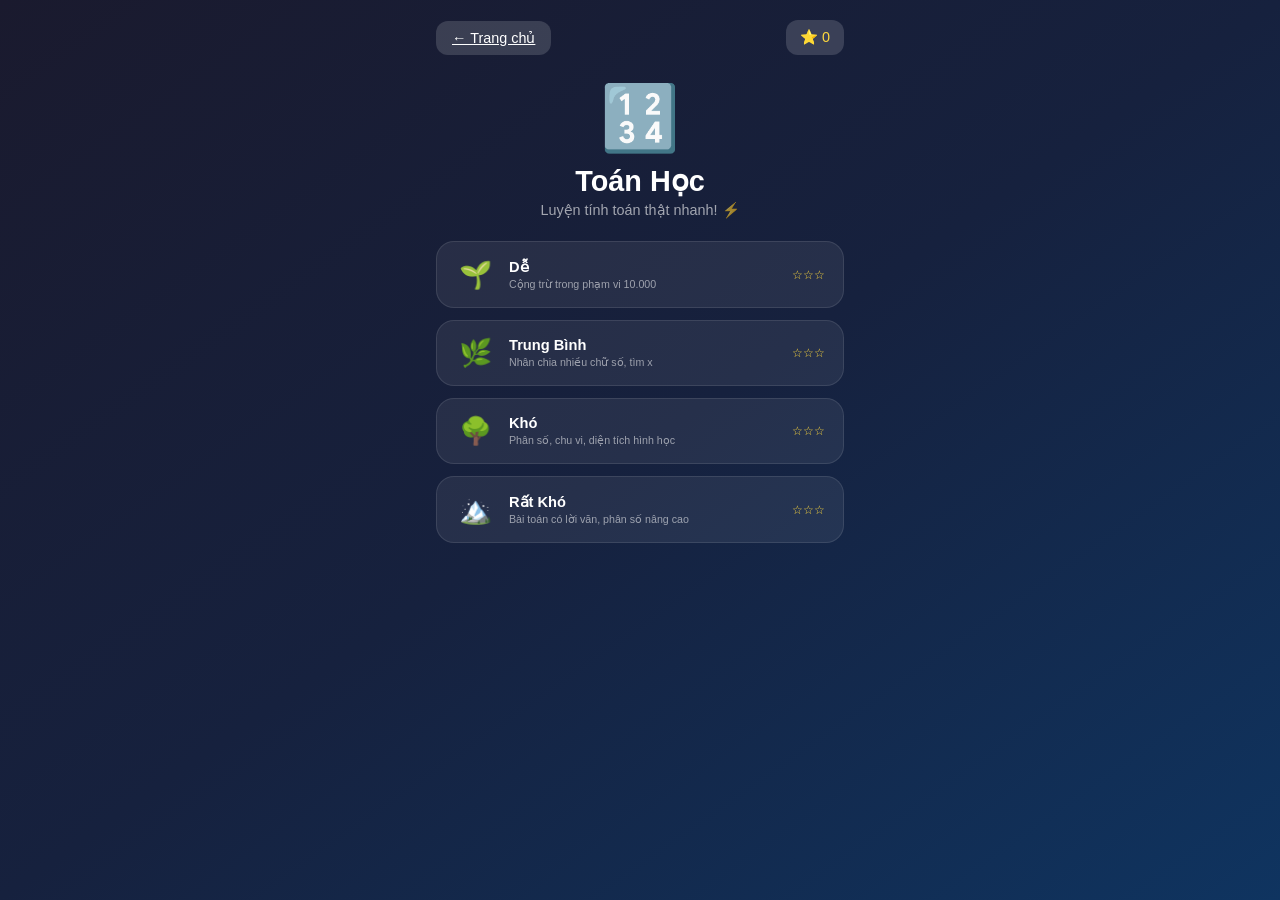
<file: MiniGame/toan.html>
<!DOCTYPE html>
<html lang="vi">
<head>
  <meta charset="UTF-8">
  <meta name="viewport" content="width=device-width,initial-scale=1.0,maximum-scale=1.0,user-scalable=no">
  <title>🔢 Toán Học</title>
  <link rel="stylesheet" href="assets/style.css">
</head>
<body>
<div id="cf-wrap"></div>
<div class="toast" id="toast"><span class="toast-ico" id="toast-ico">✅</span><div class="toast-main" id="toast-main"></div><div class="toast-sub" id="toast-sub"></div></div>
<div class="app">
  <div class="screen" id="screen-level">
    <div style="width:100%;display:flex;justify-content:space-between;align-items:center;margin-bottom:10px">
      <a href="index.html" class="btn-back">← Trang chủ</a>
      <div class="star-badge">⭐ <span id="g-score">0</span></div>
    </div>
    <div class="level-hero">
      <span class="level-emoji" id="lv-emoji"></span>
      <h1 class="level-title" id="lv-title"></h1>
      <p class="level-sub" id="lv-sub"></p>
    </div>
    <div class="level-cards" id="level-cards"></div>
  </div>
  <div class="screen" id="screen-game">
    <div class="hbar">
      <button class="btn-back" onclick="G.home()">← Cấp độ</button>
      <div class="star-badge">⭐ <span id="g-score">0</span></div>
    </div>
    <div class="prog-wrap"><div class="prog-fill" id="prog-fill"></div></div>
    <div class="q-card" id="q-card"></div>
    <div id="ans-area"></div>
  </div>
  <div class="screen" id="screen-results">
    <div class="hbar"><button class="btn-back" onclick="G.home()">← Cấp độ</button><a href="index.html" class="btn-back">🏠 Home</a></div>
    <div class="result-card">
      <span class="r-ico" id="r-ico">🏆</span>
      <h2 class="r-title" id="r-title"></h2>
      <div class="r-score" id="r-score"></div>
      <div class="r-stars" id="r-stars"></div>
      <div class="r-breakdown">
        <div class="r-stat"><span id="r-correct">0</span><small>Đúng ✅</small></div>
        <div class="r-stat"><span id="r-wrong">0</span><small>Sai ❌</small></div>
      </div>
      <p class="r-msg" id="r-msg"></p>
      <button class="btn-primary" onclick="G.replay()">🔄 Chơi lại</button>
      <button class="btn-secondary" onclick="G.home()">📋 Chọn cấp độ</button>
      <a href="index.html"><button class="btn-secondary" style="margin-top:4px">🏠 Trang chủ</button></a>
    </div>
  </div>
</div>
<script>
window.SUBJECT = {
  id:'math', name:'Toán Học', emoji:'🔢', theme:'math-theme',
  tagline:'Luyện tính toán thật nhanh! ⚡',
  levels:[
    {
      id:'easy', icon:'🌱', name:'Dễ', desc:'Cộng trừ trong phạm vi 10.000',
      questions:[
        {type:'calc', q:'1.245 + 532 = ?',      ans:'1777'},
        {type:'calc', q:'3.600 - 1.250 = ?',     ans:'2350'},
        {type:'calc', q:'425 + 374 = ?',          ans:'799'},
        {type:'calc', q:'2.000 - 865 = ?',        ans:'1135'},
        {type:'calc', q:'6 × 7 = ?',              ans:'42'},
        {type:'calc', q:'9 × 8 = ?',              ans:'72'},
        {type:'calc', q:'56 ÷ 8 = ?',             ans:'7'},
        {type:'calc', q:'72 ÷ 9 = ?',             ans:'8'},
        {type:'mc',q:'Số nào lớn nhất?', opts:['3.456','3.645','3.564','3.465'], ans:'3.645'},
        {type:'mc',q:'4.800 + ? = 7.000', opts:['2.200','2.100','2.300','1.900'], ans:'2.200'},
        {type:'calc', q:'35 × 2 = ?',             ans:'70'},
        {type:'calc', q:'48 ÷ 6 = ?',             ans:'8'},
        {type:'mc',q:'Kết quả của 250 × 4 là?', opts:['1.000','900','1.100','800'], ans:'1.000'},
        {type:'mc',q:'Số liền sau của 9.999 là?', opts:['10.000','10.001','9.998','10.100'], ans:'10.000'},
        {type:'calc', q:'7 × 8 = ?',              ans:'56'},
      ]
    },
    {
      id:'medium', icon:'🌿', name:'Trung Bình', desc:'Nhân chia nhiều chữ số, tìm x',
      questions:[
        {type:'calc', q:'125 × 4 = ?',            ans:'500'},
        {type:'calc', q:'252 × 3 = ?',            ans:'756'},
        {type:'calc', q:'840 ÷ 4 = ?',            ans:'210'},
        {type:'calc', q:'756 ÷ 3 = ?',            ans:'252'},
        {type:'mc',q:'x + 245 = 600. Tìm x?', opts:['355','345','365','375'], ans:'355'},
        {type:'mc',q:'x × 5 = 425. Tìm x?',  opts:['85','75','95','80'],    ans:'85'},
        {type:'mc',q:'Tích của 36 và 25 là?', opts:['900','800','910','850'], ans:'900'},
        {type:'mc',q:'1.728 ÷ 4 = ?',         opts:['432','452','442','462'], ans:'432'},
        {type:'calc', q:'34 × 25 = ?',            ans:'850'},
        {type:'calc', q:'625 ÷ 5 = ?',            ans:'125'},
        {type:'mc',q:'Số dư của 575 ÷ 6 là?', opts:['5','4','3','2'],        ans:'5'},
        {type:'mc',q:'245 × ? = 1.225',        opts:['5','4','6','7'],         ans:'5'},
        {type:'calc', q:'108 × 6 = ?',            ans:'648'},
        {type:'mc',q:'2.400 ÷ 8 = ?',         opts:['300','280','320','350'], ans:'300'},
        {type:'mc',q:'x - 378 = 244. Tìm x?', opts:['622','612','632','642'], ans:'622'},
      ]
    },
    {
      id:'hard', icon:'🌳', name:'Khó', desc:'Phân số, chu vi, diện tích hình học',
      questions:[
        {type:'mc',q:'Phân số nào lớn hơn: 3/5 hay 2/3?', opts:['2/3','3/5','Bằng nhau','Không so được'], ans:'2/3'},
        {type:'mc',q:'1/2 + 1/4 = ?',          opts:['3/4','2/6','1/3','2/4'],   ans:'3/4'},
        {type:'mc',q:'3/4 - 1/4 = ?',          opts:['2/4','1/2','2/8','1/4'],   ans:'2/4'},
        {type:'mc',q:'Chu vi hình vuông cạnh 8cm là?', opts:['32cm','24cm','40cm','16cm'], ans:'32cm'},
        {type:'mc',q:'Diện tích hình chữ nhật dài 12cm, rộng 5cm là?', opts:['60cm²','34cm²','70cm²','50cm²'], ans:'60cm²'},
        {type:'mc',q:'1/3 của 90 là?',         opts:['30','45','20','60'],        ans:'30'},
        {type:'mc',q:'Chu vi hình chữ nhật dài 15m, rộng 8m là?', opts:['46m','30m','23m','60m'], ans:'46m'},
        {type:'mc',q:'3/8 + 1/8 = ?',          opts:['4/8','4/16','2/4','1/2'],  ans:'4/8'},
        {type:'mc',q:'Diện tích hình vuông cạnh 9cm là?', opts:['81cm²','36cm²','72cm²','45cm²'], ans:'81cm²'},
        {type:'mc',q:'5/6 - 2/6 = ?',          opts:['3/6','3/12','1/2','7/6'],  ans:'3/6'},
        {type:'mc',q:'1/4 của 120 là?',         opts:['30','40','20','60'],        ans:'30'},
        {type:'mc',q:'Góc vuông có số đo là?', opts:['90°','180°','60°','45°'],   ans:'90°'},
        {type:'mc',q:'2/5 + 1/5 = ?',           opts:['3/5','3/10','1/2','4/5'], ans:'3/5'},
        {type:'mc',q:'Hình thang có mấy cạnh?', opts:['4','3','5','6'],           ans:'4'},
        {type:'mc',q:'Diện tích hình vuông cạnh 7dm là?', opts:['49dm²','28dm²','56dm²','42dm²'], ans:'49dm²'},
      ]
    },
    {
      id:'expert', icon:'🏔️', name:'Rất Khó', desc:'Bài toán có lời văn, phân số nâng cao',
      questions:[
        {type:'mc',q:'Một lớp có 32 HS, trong đó 3/8 số HS là HS giỏi. Có bao nhiêu HS giỏi?', opts:['12','8','16','10'], ans:'12'},
        {type:'mc',q:'Bể chứa 450 lít nước. Bơm ra 2/5. Còn lại bao nhiêu lít?', opts:['270','180','225','200'], ans:'270'},
        {type:'mc',q:'5/6 của 120 là?',         opts:['100','90','80','110'],      ans:'100'},
        {type:'mc',q:'Nam đọc 3/7 quyển sách 210 trang. Nam đọc bao nhiêu trang?', opts:['90','70','80','100'], ans:'90'},
        {type:'mc',q:'Trung bình cộng của 45, 67, 53 là?', opts:['55','60','50','65'], ans:'55'},
        {type:'mc',q:'Một HCN có chu vi 56cm, chiều dài 16cm. Chiều rộng là?', opts:['12cm','14cm','10cm','20cm'], ans:'12cm'},
        {type:'mc',q:'Giá 1kg táo là 25.000đ. Mua 1,5kg hết bao nhiêu?', opts:['37.500đ','35.000đ','40.000đ','30.000đ'], ans:'37.500đ'},
        {type:'mc',q:'3/4 + 5/8 = ?',           opts:['11/8','8/12','1','9/8'],    ans:'11/8'},
        {type:'mc',q:'Số nào chia hết cho cả 2 và 3?', opts:['18','16','14','22'], ans:'18'},
        {type:'mc',q:'Cửa hàng có 1.200 quyển vở, đã bán 5/8. Còn lại bao nhiêu?', opts:['450','350','400','500'], ans:'450'},
        {type:'mc',q:'Tìm x: 3×x + 15 = 48',   opts:['11','9','10','12'],          ans:'11'},
        {type:'mc',q:'Diện tích tam giác có đáy 14cm, cao 10cm là?', opts:['70cm²','140cm²','100cm²','56cm²'], ans:'70cm²'},
        {type:'mc',q:'7/10 - 3/5 = ?',          opts:['1/10','4/5','2/10','1/5'],  ans:'1/10'},
        {type:'mc',q:'Một tàu lửa đi 240km trong 3 giờ. Vận tốc là?', opts:['80km/h','70km/h','90km/h','60km/h'], ans:'80km/h'},
        {type:'mc',q:'Có 4 túi, mỗi túi 125 viên bi. Tất cả có bao nhiêu viên?', opts:['500','450','480','520'], ans:'500'},
      ]
    }
  ]
};
</script>
<script src="assets/game.js"></script>
</body>
</html>
</file>
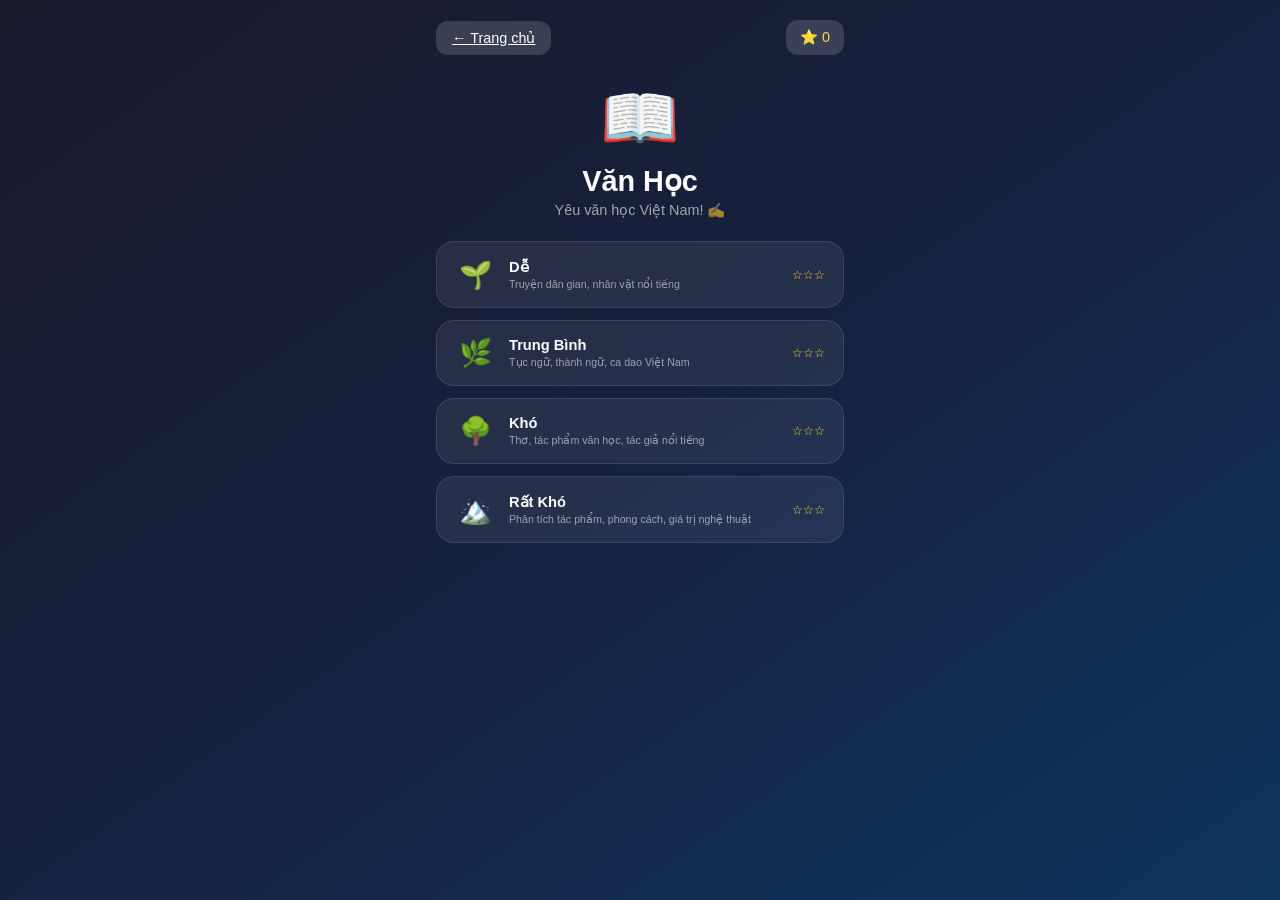
<file: MiniGame/van-hoc.html>
<!DOCTYPE html>
<html lang="vi">
<head>
  <meta charset="UTF-8">
  <meta name="viewport" content="width=device-width,initial-scale=1.0,maximum-scale=1.0,user-scalable=no">
  <title>📖 Văn Học</title>
  <link rel="stylesheet" href="assets/style.css">
</head>
<body>
<div id="cf-wrap"></div>
<div class="toast" id="toast"><span class="toast-ico" id="toast-ico">✅</span><div class="toast-main" id="toast-main"></div><div class="toast-sub" id="toast-sub"></div></div>
<div class="app">
  <div class="screen" id="screen-level">
    <div style="width:100%;display:flex;justify-content:space-between;align-items:center;margin-bottom:10px">
      <a href="index.html" class="btn-back">← Trang chủ</a>
      <div class="star-badge">⭐ <span id="g-score">0</span></div>
    </div>
    <div class="level-hero">
      <span class="level-emoji" id="lv-emoji"></span>
      <h1 class="level-title" id="lv-title"></h1>
      <p class="level-sub" id="lv-sub"></p>
    </div>
    <div class="level-cards" id="level-cards"></div>
  </div>
  <div class="screen" id="screen-game">
    <div class="hbar">
      <button class="btn-back" onclick="G.home()">← Cấp độ</button>
      <div class="star-badge">⭐ <span id="g-score">0</span></div>
    </div>
    <div class="prog-wrap"><div class="prog-fill" id="prog-fill"></div></div>
    <div class="q-card" id="q-card"></div>
    <div id="ans-area"></div>
  </div>
  <div class="screen" id="screen-results">
    <div class="hbar"><button class="btn-back" onclick="G.home()">← Cấp độ</button><a href="index.html" class="btn-back">🏠 Home</a></div>
    <div class="result-card">
      <span class="r-ico" id="r-ico">🏆</span>
      <h2 class="r-title" id="r-title"></h2>
      <div class="r-score" id="r-score"></div>
      <div class="r-stars" id="r-stars"></div>
      <div class="r-breakdown">
        <div class="r-stat"><span id="r-correct">0</span><small>Đúng ✅</small></div>
        <div class="r-stat"><span id="r-wrong">0</span><small>Sai ❌</small></div>
      </div>
      <p class="r-msg" id="r-msg"></p>
      <button class="btn-primary" onclick="G.replay()">🔄 Chơi lại</button>
      <button class="btn-secondary" onclick="G.home()">📋 Chọn cấp độ</button>
      <a href="index.html"><button class="btn-secondary" style="margin-top:4px">🏠 Trang chủ</button></a>
    </div>
  </div>
</div>
<script>
window.SUBJECT = {
  id:'lit', name:'Văn Học', emoji:'📖', theme:'lit-theme',
  tagline:'Yêu văn học Việt Nam! ✍️',
  levels:[
    {
      id:'easy', icon:'🌱', name:'Dễ', desc:'Truyện dân gian, nhân vật nổi tiếng',
      questions:[
        {type:'mc', emoji:'🐢', q:'Trong "Sự tích Hồ Gươm", thần Kim Quy đòi lại điều gì?', opts:['Thanh gươm','Mũi tên','Chiếc nỏ','Quyển sách'], ans:'Thanh gươm'},
        {type:'mc', q:'Truyện "Tấm Cám" thuộc thể loại?', opts:['Cổ tích','Thần thoại','Truyền thuyết','Ngụ ngôn'], ans:'Cổ tích'},
        {type:'mc', emoji:'🎋', q:'Thánh Gióng đánh giặc bằng gì sau khi gãy roi?', opts:['Bụi tre','Cành cây','Đá cuội','Tay không'], ans:'Bụi tre'},
        {type:'mc', q:'Trong "Dế Mèn phiêu lưu ký", Dế Mèn có tính cách gì?', opts:['Kiêu ngạo nhưng sau biết hối cải','Nhút nhát','Hiền lành','Xấu xa'], ans:'Kiêu ngạo nhưng sau biết hối cải'},
        {type:'mc', emoji:'🦊', q:'Trong truyện ngụ ngôn, con vật nào thường tượng trưng cho sự xảo quyệt?', opts:['Cáo','Sư tử','Thỏ','Rùa'], ans:'Cáo'},
        {type:'mc', q:'"Chú Cuội ngồi gốc cây đa" là hình ảnh trong truyện nào?', opts:['Sự tích chú Cuội','Sự tích cây tre','Sự tích hoa sen','Sự tích dưa hấu'], ans:'Sự tích chú Cuội'},
        {type:'mc', q:'An Dương Vương có vũ khí đặc biệt là?', opts:['Nỏ thần','Gươm thần','Giáo thần','Khiên thần'], ans:'Nỏ thần'},
        {type:'mc', emoji:'🌸', q:'Trong "Cây tre trăm đốt", điều ước của anh nông dân là?', opts:['Lấy được vợ đẹp','Giàu có','Trở thành quan','Sức khỏe'], ans:'Lấy được vợ đẹp'},
        {type:'mc', q:'Sơn Tinh và Thủy Tinh tranh nhau điều gì?', opts:['Lấy Mị Nương','Làm vua','Của cải','Đất đai'], ans:'Lấy Mị Nương'},
        {type:'mc', q:'Truyện "Con Rồng Cháu Tiên" giải thích nguồn gốc?', opts:['Người Việt Nam','Cây lúa','Biển Đông','Núi Hùng'], ans:'Người Việt Nam'},
        {type:'mc', q:'Nhân vật Mã Lương có tài năng đặc biệt gì?', opts:['Vẽ thứ gì thành thật thứ đó','Hát hay','Bay lên trời','Chữa bệnh'], ans:'Vẽ thứ gì thành thật thứ đó'},
        {type:'mc', q:'Trong "Ông lão đánh cá và con cá vàng", bà vợ ước điều gì cuối cùng?', opts:['Làm Long Vương ngự biển','Làm hoàng hậu','Làm bà chúa','Giàu có'], ans:'Làm Long Vương ngự biển'},
        {type:'mc', emoji:'🐊', q:'"Thạch Sanh" đánh nhau với con vật nào?', opts:['Chằn tinh và đại bàng','Rồng','Hổ','Sư tử'], ans:'Chằn tinh và đại bàng'},
        {type:'mc', q:'Truyện ngụ ngôn "Thỏ và Rùa" dạy điều gì?', opts:['Kiên trì sẽ thành công','Nhanh nhẹn quan trọng','Giỏi là tốt','Cần sức mạnh'], ans:'Kiên trì sẽ thành công'},
        {type:'mc', q:'Tác giả "Dế Mèn phiêu lưu ký" là?', opts:['Tô Hoài','Nam Cao','Nguyễn Nhật Ánh','Nguyên Hồng'], ans:'Tô Hoài'},
      ]
    },
    {
      id:'medium', icon:'🌿', name:'Trung Bình', desc:'Tục ngữ, thành ngữ, ca dao Việt Nam',
      questions:[
        {type:'fill', q:'"Học thầy không tày học ___"', opts:['bạn','cha','mẹ','sách'], ans:'bạn'},
        {type:'fill', q:'"Uống nước nhớ ___"', opts:['nguồn','bến','suối','giếng'], ans:'nguồn'},
        {type:'mc', q:'"Có công mài sắt có ngày nên kim" ý nghĩa là?', opts:['Kiên trì sẽ thành công','Làm việc vội vàng','Không cần cố gắng','Sắt tốt hơn kim'], ans:'Kiên trì sẽ thành công'},
        {type:'fill', q:'"Một cây làm chẳng nên non, ba cây chụm lại nên ___ núi cao"', opts:['hòn','ngọn','đỉnh','dãy'], ans:'hòn'},
        {type:'mc', q:'"Lời nói chẳng mất tiền mua, lựa lời mà nói cho vừa lòng nhau" khuyên điều gì?', opts:['Nói năng lịch sự, đúng mực','Im lặng là vàng','Nói nhiều hơn nghe','Tiết kiệm lời nói'], ans:'Nói năng lịch sự, đúng mực'},
        {type:'fill', q:'"Thương người như thể ___ ta"', opts:['thương','yêu','quý','kính'], ans:'thương'},
        {type:'mc', q:'"Ăn quả nhớ kẻ trồng cây" có nghĩa là?', opts:['Biết ơn người có công','Thích ăn hoa quả','Phải tự trồng cây','Ăn nhiều quả tốt'], ans:'Biết ơn người có công'},
        {type:'fill', q:'"Đi một ngày đàng, học một sàng ___"', opts:['khôn','kiến','thức','hay'], ans:'khôn'},
        {type:'mc', q:'"Bầu ơi thương lấy bí cùng" muốn nói điều gì?', opts:['Đoàn kết, giúp đỡ nhau','Yêu cây rau xanh','Ghét sự khác biệt','Cần làm vườn'], ans:'Đoàn kết, giúp đỡ nhau'},
        {type:'fill', q:'"Công cha như núi Thái Sơn, nghĩa mẹ như nước trong nguồn ___ ra"', opts:['chảy','tuôn','dâng','cuộn'], ans:'chảy'},
        {type:'mc', q:'Ca dao "Nhiễu điều phủ lấy giá gương, người trong một nước phải thương nhau cùng" nói về?', opts:['Tình yêu đồng bào','Yêu thiên nhiên','Tôn kính thần linh','Cách trang trí nhà'], ans:'Tình yêu đồng bào'},
        {type:'fill', q:'"Chim khôn kêu tiếng rảnh rang, người khôn nói tiếng dịu ___ dễ nghe"', opts:['dàng','nhẹ','êm','trong'], ans:'dàng'},
        {type:'mc', q:'"Giặc đến nhà đàn bà cũng đánh" thể hiện điều gì?', opts:['Tinh thần yêu nước của phụ nữ','Phụ nữ mạnh hơn đàn ông','Không có đàn ông','Chiến tranh khốc liệt'], ans:'Tinh thần yêu nước của phụ nữ'},
        {type:'fill', q:'"Trăm năm bia đá thì ___, ngàn năm bia miệng vẫn còn trơ trơ"', opts:['mòn','lở','vỡ','tan'], ans:'mòn'},
        {type:'mc', q:'Tục ngữ "Gần mực thì đen, gần đèn thì rạng" có nghĩa?', opts:['Môi trường ảnh hưởng đến con người','Màu mực và ánh đèn','Cần học ban đêm','Tránh xa bóng tối'], ans:'Môi trường ảnh hưởng đến con người'},
      ]
    },
    {
      id:'hard', icon:'🌳', name:'Khó', desc:'Thơ, tác phẩm văn học, tác giả nổi tiếng',
      questions:[
        {type:'fill', q:'"Việt Nam đất nước ta ơi, mênh mông biển lúa đâu ___ đẹp hơn"', opts:['trời','nơi','đâu','này'], ans:'trời'},
        {type:'mc', q:'"Truyện Kiều" do ai sáng tác?', opts:['Nguyễn Du','Nguyễn Trãi','Hồ Xuân Hương','Đoàn Thị Điểm'], ans:'Nguyễn Du'},
        {type:'fill', q:'"Quê hương là ___ diều biếc, tuổi thơ con thả trên đồng"', opts:['con','cánh','chiếc','sợi'], ans:'con'},
        {type:'mc', q:'Bài thơ "Quê hương" nổi tiếng của nhà thơ nào?', opts:['Tế Hanh','Xuân Diệu','Huy Cận','Tố Hữu'], ans:'Tế Hanh'},
        {type:'mc', q:'"Nam Quốc Sơn Hà" được coi là?', opts:['Bản tuyên ngôn độc lập đầu tiên của VN','Bài ca chiến thắng','Lời kêu gọi ra trận','Bài thơ tình'], ans:'Bản tuyên ngôn độc lập đầu tiên của VN'},
        {type:'fill', q:'"Ngày hôm qua đâu rồi? Cô giáo tìm khắp ___, còn trong vở thơm tho"', opts:['nơi','chốn','lối','đây'], ans:'nơi'},
        {type:'mc', q:'Tác giả bài thơ "Hạt gạo làng ta" là?', opts:['Trần Đăng Khoa','Tố Hữu','Xuân Quỳnh','Phạm Tiến Duật'], ans:'Trần Đăng Khoa'},
        {type:'mc', q:'Thể thơ lục bát có số chữ trong mỗi cặp câu là?', opts:['6 và 8','5 và 7','4 và 6','7 và 7'], ans:'6 và 8'},
        {type:'fill', q:'"Chú bé loắt choắt, cái ___ xinh xinh, cái chân thoăn thoắt"', opts:['xắc','túi','balo','đầu'], ans:'xắc'},
        {type:'mc', q:'Bài thơ "Lượm" của ai?', opts:['Tố Hữu','Chính Hữu','Quang Dũng','Nguyễn Đình Thi'], ans:'Tố Hữu'},
        {type:'mc', q:'Nguyễn Du sống vào triều đại nào?', opts:['Nhà Nguyễn','Nhà Lê','Nhà Trần','Nhà Lý'], ans:'Nhà Nguyễn'},
        {type:'fill', q:'"Ai yêu nhi đồng bằng Bác ___ Minh"', opts:['Hồ','Chí','Hồ Chí','Hồ Văn'], ans:'Hồ'},
        {type:'mc', q:'"Đất nước" là tác phẩm nổi tiếng của nhà thơ nào?', opts:['Nguyễn Khoa Điềm','Chế Lan Viên','Huy Cận','Xuân Diệu'], ans:'Nguyễn Khoa Điềm'},
        {type:'mc', q:'Truyện ngắn "Tắt đèn" của ai?', opts:['Ngô Tất Tố','Nam Cao','Nguyên Hồng','Tô Hoài'], ans:'Ngô Tất Tố'},
        {type:'fill', q:'"Ơi con chim chiền chiện, hót chi mà ___ vang trời"', opts:['vang','chi','hót','véo'], ans:'vang'},
      ]
    },
    {
      id:'expert', icon:'🏔️', name:'Rất Khó', desc:'Phân tích tác phẩm, phong cách, giá trị nghệ thuật',
      questions:[
        {type:'mc', q:'Giá trị nhân đạo của "Truyện Kiều" thể hiện qua?', opts:['Đồng cảm với số phận người phụ nữ tài hoa bạc mệnh','Chỉ ca ngợi tình yêu','Phê phán Kiều','Chỉ tả thiên nhiên'], ans:'Đồng cảm với số phận người phụ nữ tài hoa bạc mệnh'},
        {type:'mc', q:'Phép tu từ nào được dùng trong "Trường Sơn: Đông, Tây"?', opts:['Nhân hóa và điệp ngữ','Chỉ so sánh','Chỉ ẩn dụ','Không có phép tu từ'], ans:'Nhân hóa và điệp ngữ'},
        {type:'mc', q:'Ý nghĩa hình ảnh "bông sen" trong ca dao VN thường là?', opts:['Sự thanh cao, trong sáng dù ở môi trường bùn lầy','Sự giàu có','Tình yêu lãng mạn','Thiên nhiên đẹp'], ans:'Sự thanh cao, trong sáng dù ở môi trường bùn lầy'},
        {type:'mc', q:'Truyện Kiều gồm bao nhiêu câu thơ lục bát?', opts:['3.254','2.000','4.000','1.700'], ans:'3.254'},
        {type:'mc', q:'Phong cách sáng tác của Tô Hoài nổi bật ở?', opts:['Miêu tả sinh động thế giới loài vật và trẻ em','Viết về chiến tranh','Thơ trữ tình','Chính luận'], ans:'Miêu tả sinh động thế giới loài vật và trẻ em'},
        {type:'mc', q:'Biện pháp tu từ trong câu "Tre xanh xanh tự bao giờ" là?', opts:['Điệp từ','So sánh','Ẩn dụ','Hoán dụ'], ans:'Điệp từ'},
        {type:'mc', q:'Nhân vật Thúy Kiều tiêu biểu cho kiểu nhân vật nào trong VH trung đại?', opts:['Người phụ nữ tài sắc vẹn toàn nhưng bạc mệnh','Người anh hùng','Quan lại tốt','Người bình thường'], ans:'Người phụ nữ tài sắc vẹn toàn nhưng bạc mệnh'},
        {type:'mc', q:'Thể loại "truyện thơ Nôm" xuất hiện nhiều nhất vào thời?', opts:['Thế kỷ 18-19','Thế kỷ 15-16','Thế kỷ 10-11','Hiện đại'], ans:'Thế kỷ 18-19'},
        {type:'mc', q:'Tác phẩm nào phản ánh cuộc sống nông dân VN trước Cách Mạng?', opts:['Tắt đèn (Ngô Tất Tố)','Dế Mèn phiêu lưu ký','Truyện Kiều','Lượm'], ans:'Tắt đèn (Ngô Tất Tố)'},
        {type:'mc', q:'Ca dao "Công cha như núi..." sử dụng biện pháp tu từ gì?', opts:['So sánh','Nhân hóa','Điệp ngữ','Hoán dụ'], ans:'So sánh'},
        {type:'mc', q:'Tính dân tộc trong văn học thể hiện qua?', opts:['Sử dụng ngôn ngữ dân tộc, phản ánh bản sắc văn hóa','Chỉ viết về anh hùng','Chỉ dùng chữ Nôm','Không vay mượn từ nước ngoài'], ans:'Sử dụng ngôn ngữ dân tộc, phản ánh bản sắc văn hóa'},
        {type:'mc', q:'Hình ảnh "tre" trong thơ văn VN thường tượng trưng cho?', opts:['Phẩm chất kiên cường, bất khuất của con người VN','Sự giàu có','Thiên nhiên đẹp','Sự yếu đuối'], ans:'Phẩm chất kiên cường, bất khuất của con người VN'},
        {type:'mc', q:'"Bình Ngô Đại Cáo" có ý nghĩa lịch sử văn học là?', opts:['Bản tuyên ngôn độc lập thứ 2, áng thiên cổ hùng văn','Chỉ là bài ca chiến thắng','Tác phẩm thơ trữ tình','Truyện kể về Lê Lợi'], ans:'Bản tuyên ngôn độc lập thứ 2, áng thiên cổ hùng văn'},
        {type:'mc', q:'Văn học dân gian khác văn học viết ở điểm nào?', opts:['Truyền miệng, tác giả tập thể, không rõ nguồn gốc','Có tác giả cụ thể','Chỉ có thơ','Viết bằng chữ Nôm'], ans:'Truyền miệng, tác giả tập thể, không rõ nguồn gốc'},
        {type:'mc', q:'Tại sao "Dế Mèn phiêu lưu ký" được dịch ra nhiều thứ tiếng?', opts:['Giá trị giáo dục nhân văn sâu sắc, hấp dẫn với trẻ em toàn cầu','Vì là sách giáo khoa','Vì tác giả nổi tiếng thế giới','Vì in nhiều nhất'], ans:'Giá trị giáo dục nhân văn sâu sắc, hấp dẫn với trẻ em toàn cầu'},
      ]
    }
  ]
};
</script>
<script src="assets/game.js"></script>
</body>
</html>
</file>
<file: MiniGame/assets/style.css>
/* ═══════════════════════════════════════
   KID LEARNING HUB — Shared Styles
   ═══════════════════════════════════════ */
:root {
  --c-math:    #FF6B6B;
  --c-english: #4ECDC4;
  --c-science: #45B7D1;
  --c-geo:     #96CEB4;
  --c-history: #D4A574;
  --c-lit:     #C77DFF;
  --c-accent:  #FFD93D;
  --radius: 18px;
  --shadow: 0 8px 24px rgba(0,0,0,.18);
}

* { box-sizing:border-box; margin:0; padding:0; -webkit-tap-highlight-color:transparent; }

body {
  font-family: 'Segoe UI', 'Arial Rounded MT Bold', Arial, sans-serif;
  background: linear-gradient(145deg,#1a1a2e 0%,#16213e 50%,#0f3460 100%);
  min-height: 100vh;
  display: flex; justify-content: center; align-items: flex-start;
  overflow-x: hidden;
}

.app {
  width: 100%; max-width: 440px;
  min-height: 100vh;
  padding: 0 0 40px;
}

/* ── SCREENS ── */
.screen { display:none; flex-direction:column; align-items:center; padding:20px 16px; }
.screen.active { display:flex; }

/* ── HEADER BAR ── */
.hbar {
  width:100%; display:flex; justify-content:space-between; align-items:center;
  margin-bottom:14px;
}
.btn-back {
  background:rgba(255,255,255,.15); border:none; border-radius:12px;
  padding:9px 16px; color:#fff; font-size:.9em; cursor:pointer;
  font-family:inherit; transition:.15s;
}
.btn-back:active { background:rgba(255,255,255,.3); }
.star-badge {
  background:rgba(255,255,255,.15); border-radius:12px;
  padding:9px 14px; color:#FFD93D; font-size:.9em;
}

/* ── PROGRESS BAR ── */
.prog-wrap { width:100%; height:10px; background:rgba(255,255,255,.2); border-radius:10px; margin-bottom:16px; overflow:hidden; }
.prog-fill { height:100%; background:var(--c-accent); border-radius:10px; transition:width .4s ease; }

/* ── LEVEL SCREEN ── */
.level-hero { text-align:center; margin:16px 0 22px; }
.level-emoji { font-size:4em; display:block; margin-bottom:8px; animation:float 3s ease-in-out infinite; }
.level-title { font-size:1.8em; font-weight:800; color:#fff; margin-bottom:4px; }
.level-sub   { color:rgba(255,255,255,.6); font-size:.9em; }

.level-cards { width:100%; display:flex; flex-direction:column; gap:12px; }
.level-card {
  background:rgba(255,255,255,.07); border:1.5px solid rgba(255,255,255,.1);
  border-radius:var(--radius); padding:16px 18px;
  display:flex; align-items:center; gap:14px;
  cursor:pointer; transition:.18s; color:#fff;
  font-family:inherit; text-align:left; width:100%;
}
.level-card:active { transform:scale(.97); background:rgba(255,255,255,.13); }
.level-card.locked { opacity:.4; cursor:not-allowed; }
.lv-icon  { font-size:2em; min-width:40px; text-align:center; }
.lv-name  { font-size:1.1em; font-weight:700; }
.lv-desc  { font-size:.8em; color:rgba(255,255,255,.55); margin-top:3px; }
.lv-stars { margin-left:auto; font-size:.9em; color:var(--c-accent); white-space:nowrap; }

/* ── QUESTION CARD ── */
.q-card {
  background:#fff; border-radius:22px; padding:22px 18px;
  width:100%; box-shadow:var(--shadow); margin-bottom:16px; text-align:center;
}
.q-num   { font-size:.78em; color:#bbb; margin-bottom:8px; }
.q-badge {
  display:inline-block; padding:4px 12px; border-radius:20px;
  font-size:.78em; font-weight:600; margin-bottom:10px; color:#fff;
}
.q-emoji { font-size:3.5em; display:block; margin:6px auto 10px; }
.q-text  { font-size:1.1em; color:#222; line-height:1.5; font-weight:600; }
.q-hint  { font-size:.82em; color:#aaa; margin-top:6px; font-style:italic; }

/* ── OPTIONS ── */
.opts-4 { display:grid; grid-template-columns:1fr 1fr; gap:10px; width:100%; }
.opts-2 { display:grid; grid-template-columns:1fr 1fr; gap:10px; width:100%; }

.opt {
  background:#fff; border:2.5px solid #e5e5e5; border-radius:14px;
  padding:14px 8px; font-size:1em; font-family:inherit;
  cursor:pointer; text-align:center; transition:.15s; color:#333;
  line-height:1.3;
}
.opt:active  { transform:scale(.95); }
.opt.correct { background:#4CAF50; border-color:#4CAF50; color:#fff; }
.opt.wrong   { background:#FF5252; border-color:#FF5252; color:#fff; }

/* ── INPUT (toán) ── */
.calc-display {
  background:#f8f8f8; border:2px solid #e0e0e0; border-radius:14px;
  padding:16px; font-size:2em; font-weight:bold; text-align:center;
  color:#333; min-height:64px; margin-bottom:14px; letter-spacing:3px;
}
.numpad { display:grid; grid-template-columns:repeat(3,1fr); gap:8px; width:100%; }
.num-btn {
  background:#fff; border:2px solid #e0e0e0; border-radius:12px;
  padding:16px; font-size:1.2em; font-family:inherit;
  cursor:pointer; transition:.15s; color:#333; font-weight:600;
}
.num-btn:active { background:#764ba2; color:#fff; transform:scale(.93); }
.num-del { background:#FF6B6B; color:#fff; border-color:#FF6B6B; }
.num-ok  { background:#4CAF50; color:#fff; border-color:#4CAF50; grid-column:span 2; }

/* ── FILL BLANK ── */
.fill-sentence {
  font-size:1.15em; color:#222; line-height:2.2;
  text-align:center; margin:8px 0;
}
.blank {
  display:inline-block; border-bottom:3px solid #764ba2;
  min-width:70px; padding:0 6px; color:#764ba2; font-weight:700;
}

/* ── FEEDBACK TOAST ── */
.toast {
  position:fixed; top:50%; left:50%;
  transform:translate(-50%,-50%) scale(0);
  background:rgba(20,20,35,.9); border-radius:20px;
  padding:24px 36px; text-align:center; color:#fff; z-index:300;
  pointer-events:none;
  transition:transform .22s cubic-bezier(.34,1.56,.64,1);
}
.toast.show { transform:translate(-50%,-50%) scale(1); }
.toast-ico  { font-size:2.8em; display:block; margin-bottom:8px; }
.toast-main { font-size:1.25em; font-weight:700; }
.toast-sub  { font-size:.82em; color:rgba(255,255,255,.65); margin-top:5px; }

/* ── CONFETTI ── */
#cf-wrap { position:fixed; top:0; left:0; width:100%; height:100%; pointer-events:none; z-index:400; }
.cf { position:absolute; width:9px; height:9px; border-radius:2px; animation:cfFall linear forwards; }
@keyframes cfFall { 0%{transform:translateY(-20px) rotate(0);opacity:1} 100%{transform:translateY(90vh) rotate(720deg);opacity:0} }

/* ── RESULTS ── */
.result-card {
  background:#fff; border-radius:24px; padding:28px 22px;
  width:100%; text-align:center; box-shadow:var(--shadow); margin-top:16px;
}
.r-ico   { font-size:4em; display:block; margin-bottom:12px; }
.r-title { font-size:1.7em; font-weight:800; color:#222; margin-bottom:6px; }
.r-score { font-size:3em; font-weight:900; color:#764ba2; }
.r-stars { font-size:2em; margin:12px 0; }
.r-msg   { color:#777; margin:4px 0 20px; font-size:.95em; }
.r-breakdown { display:flex; justify-content:center; gap:20px; margin:12px 0 18px; }
.r-stat  { text-align:center; }
.r-stat span { display:block; font-size:1.4em; font-weight:700; }
.r-stat small { font-size:.75em; color:#aaa; }

.btn-primary {
  width:100%; padding:15px; border:none; border-radius:14px;
  font-size:1.05em; font-family:inherit; cursor:pointer; margin:6px 0;
  background:linear-gradient(135deg,#667eea,#764ba2);
  color:#fff; box-shadow:0 4px 14px rgba(102,126,234,.4);
}
.btn-secondary {
  width:100%; padding:13px; border:none; border-radius:14px;
  font-size:1em; font-family:inherit; cursor:pointer; margin:6px 0;
  background:#f2f2f2; color:#555;
}
.btn-primary:active, .btn-secondary:active { transform:scale(.97); }

/* ── ANIMATIONS ── */
@keyframes float { 0%,100%{transform:translateY(0)} 50%{transform:translateY(-12px)} }
@keyframes pop   { 0%{transform:scale(.8);opacity:0} 100%{transform:scale(1);opacity:1} }
.pop { animation:pop .3s ease forwards; }

/* ── SUBJECT COLORS ── */
.math-theme    { --theme: var(--c-math); }
.english-theme { --theme: var(--c-english); }
.science-theme { --theme: var(--c-science); }
.geo-theme     { --theme: var(--c-geo); }
.history-theme { --theme: var(--c-history); }
.lit-theme     { --theme: var(--c-lit); }

.q-badge, .prog-fill, .blank { background:var(--theme,#764ba2); }
.opt:focus { outline:none; }
</file>
